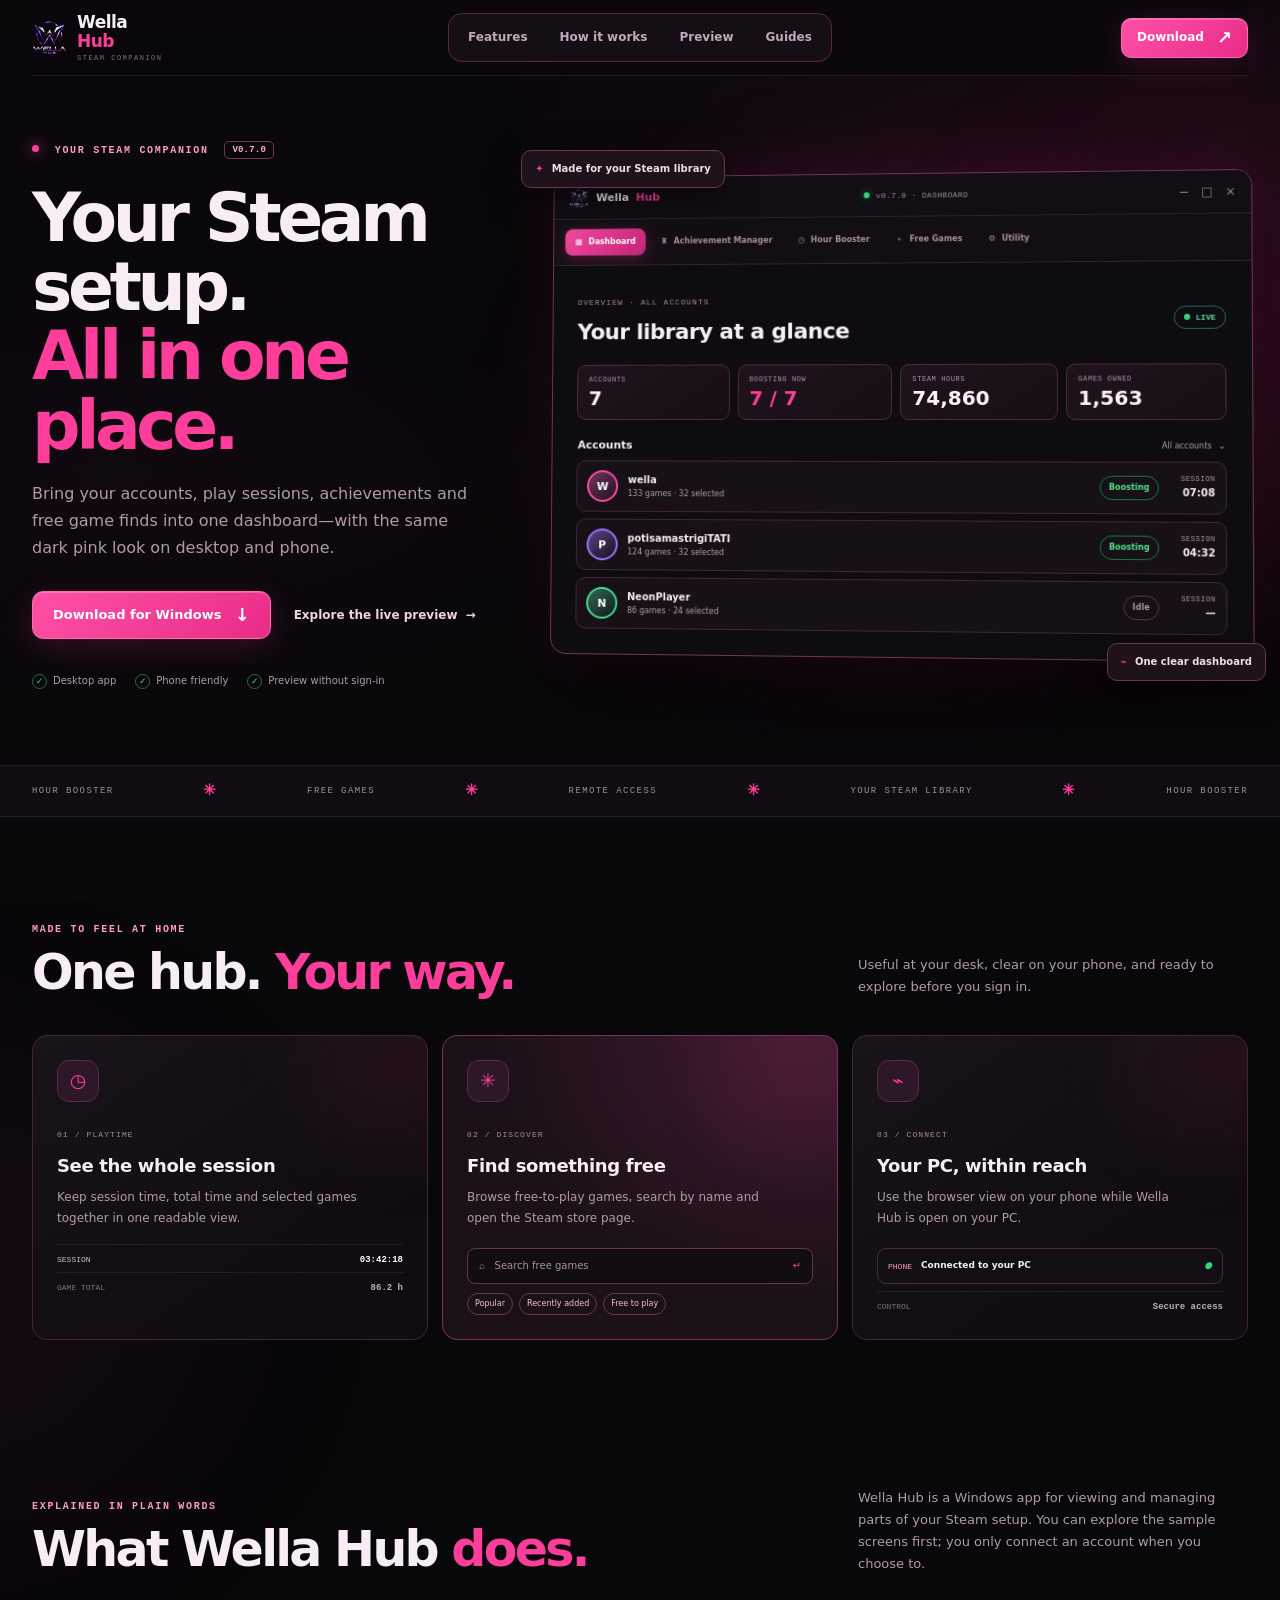
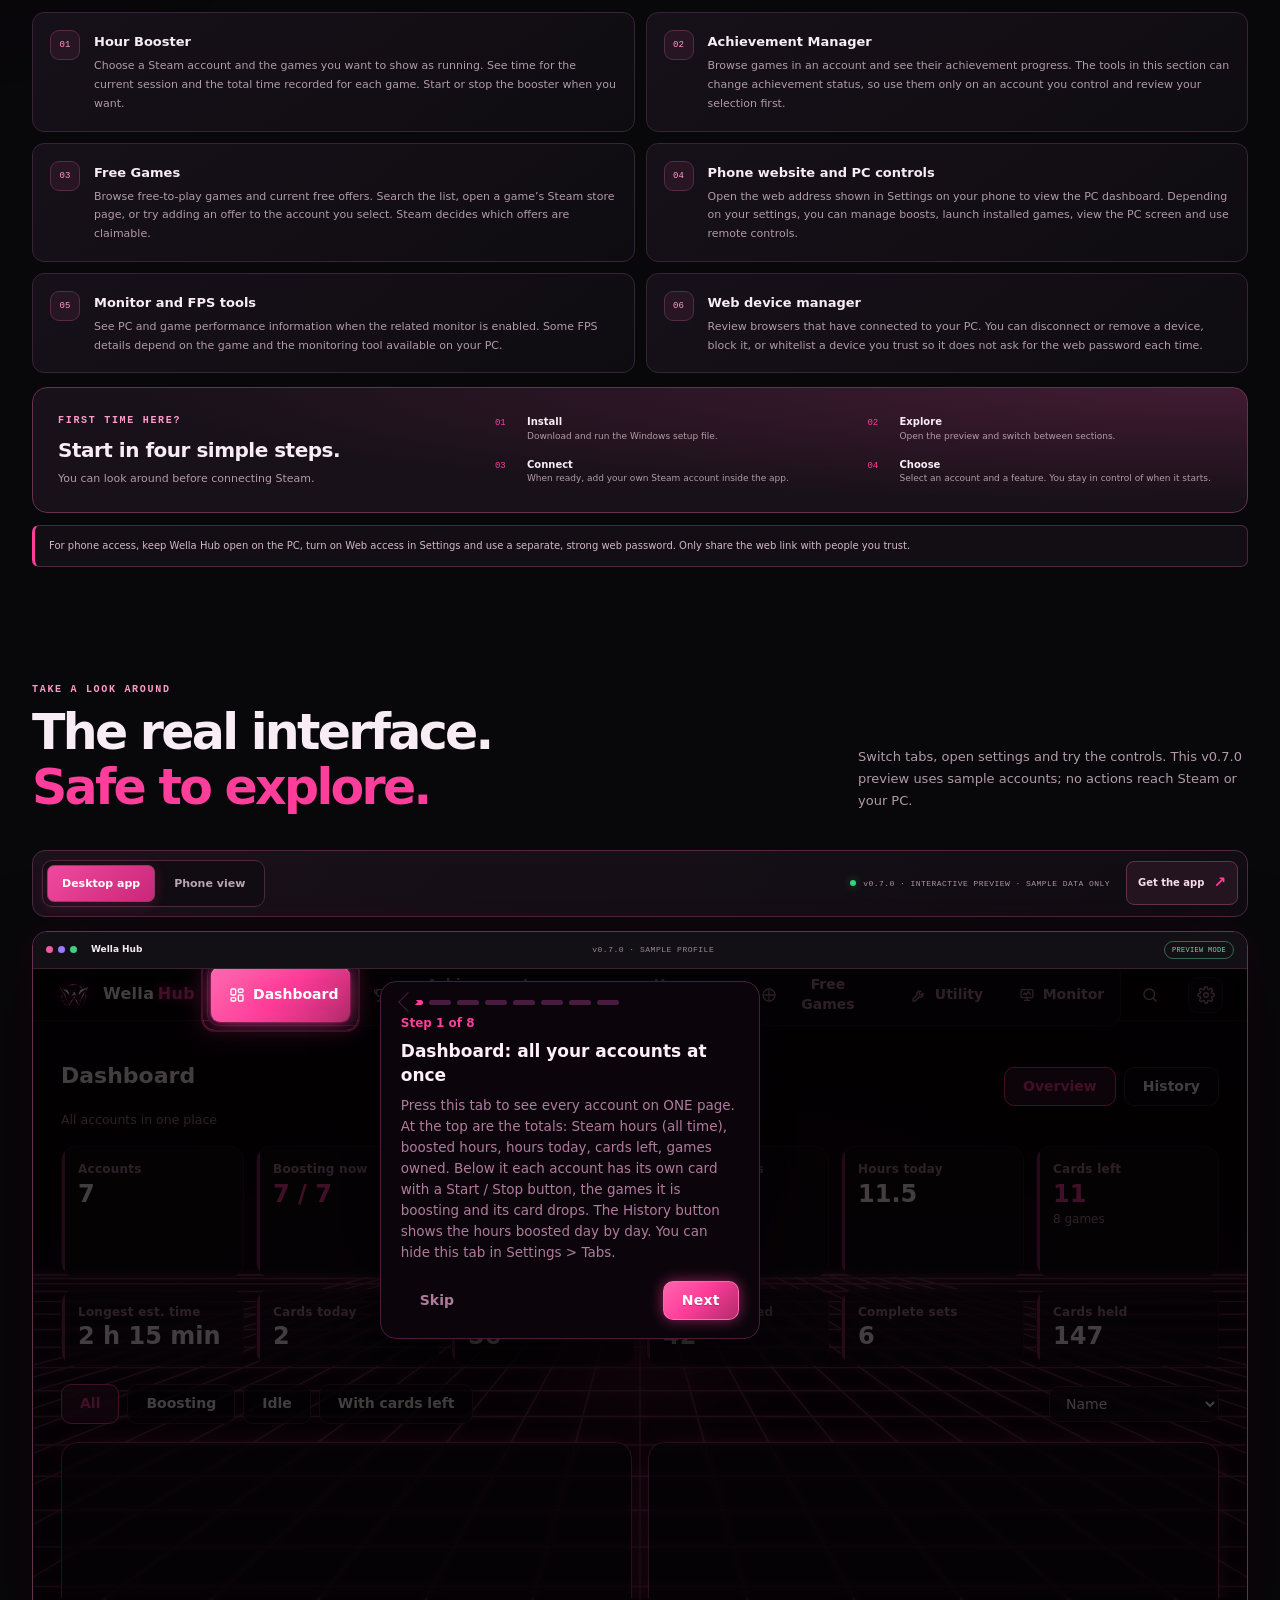
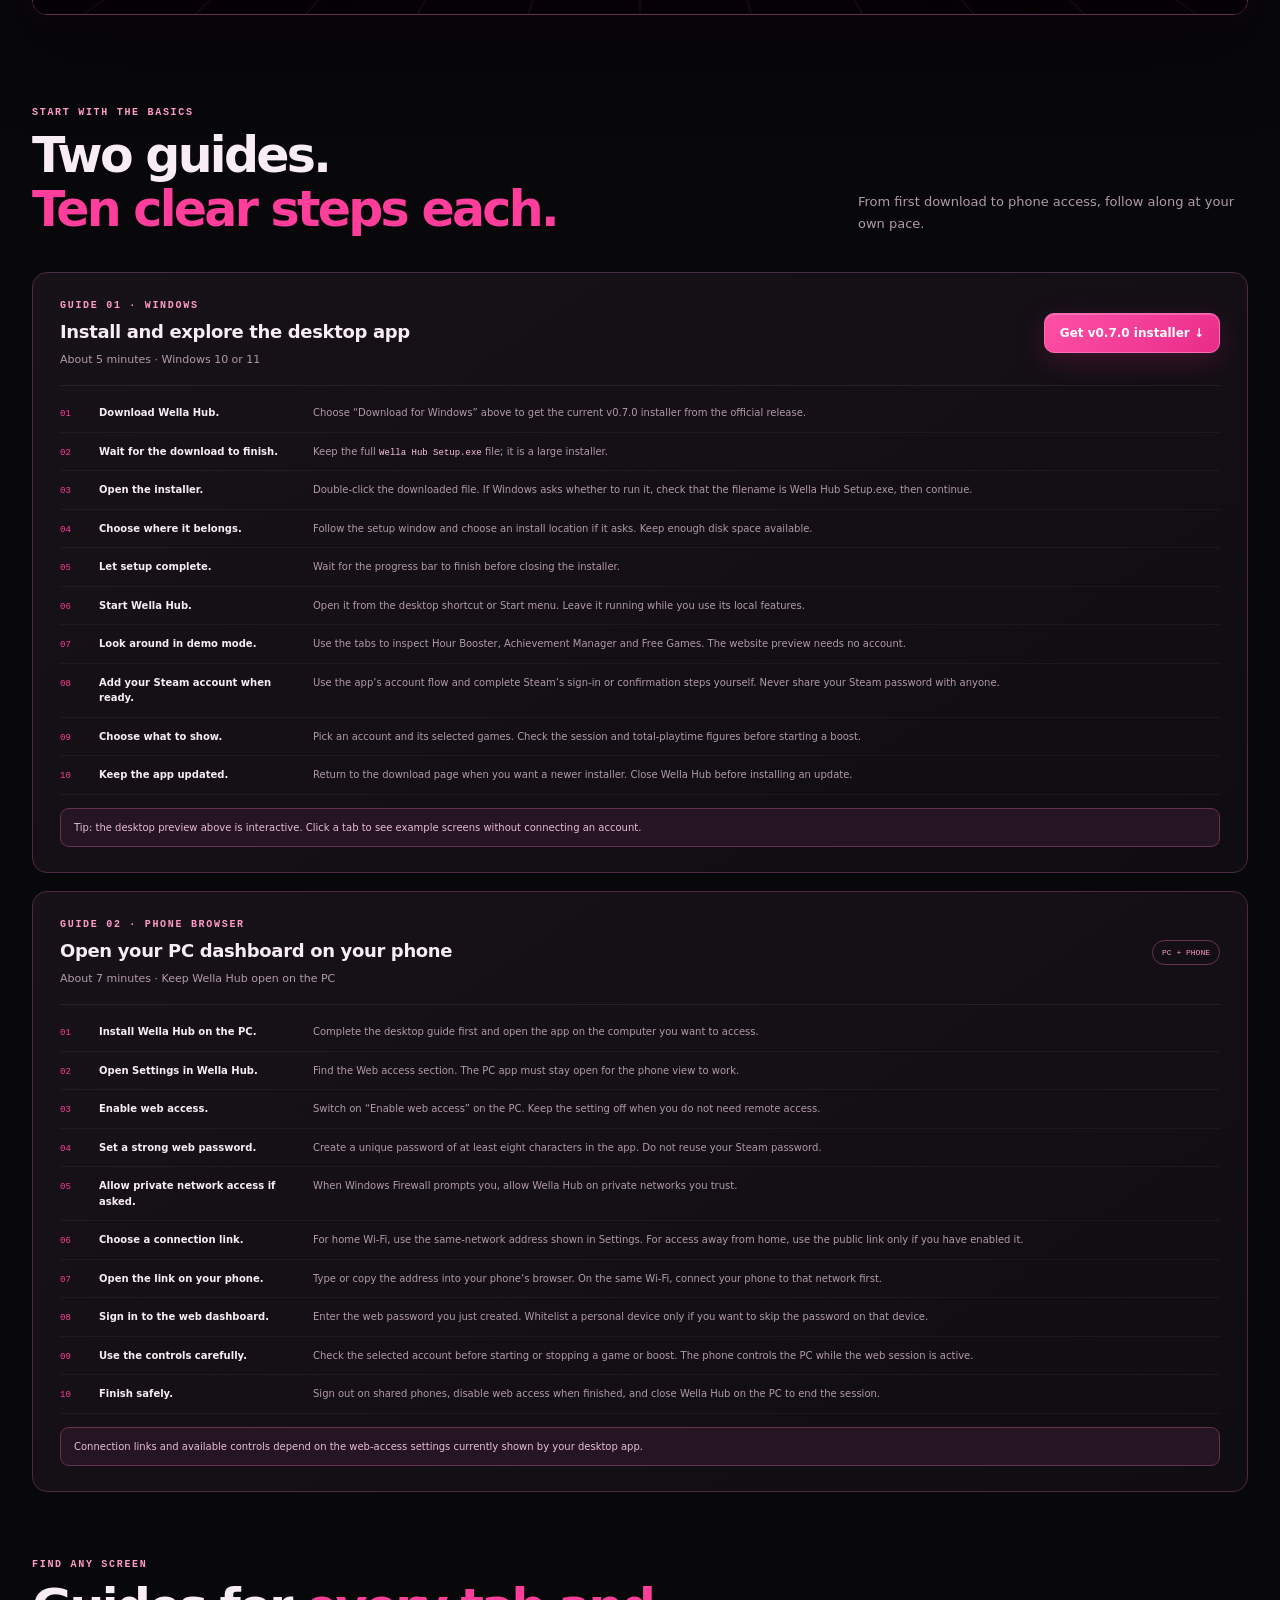
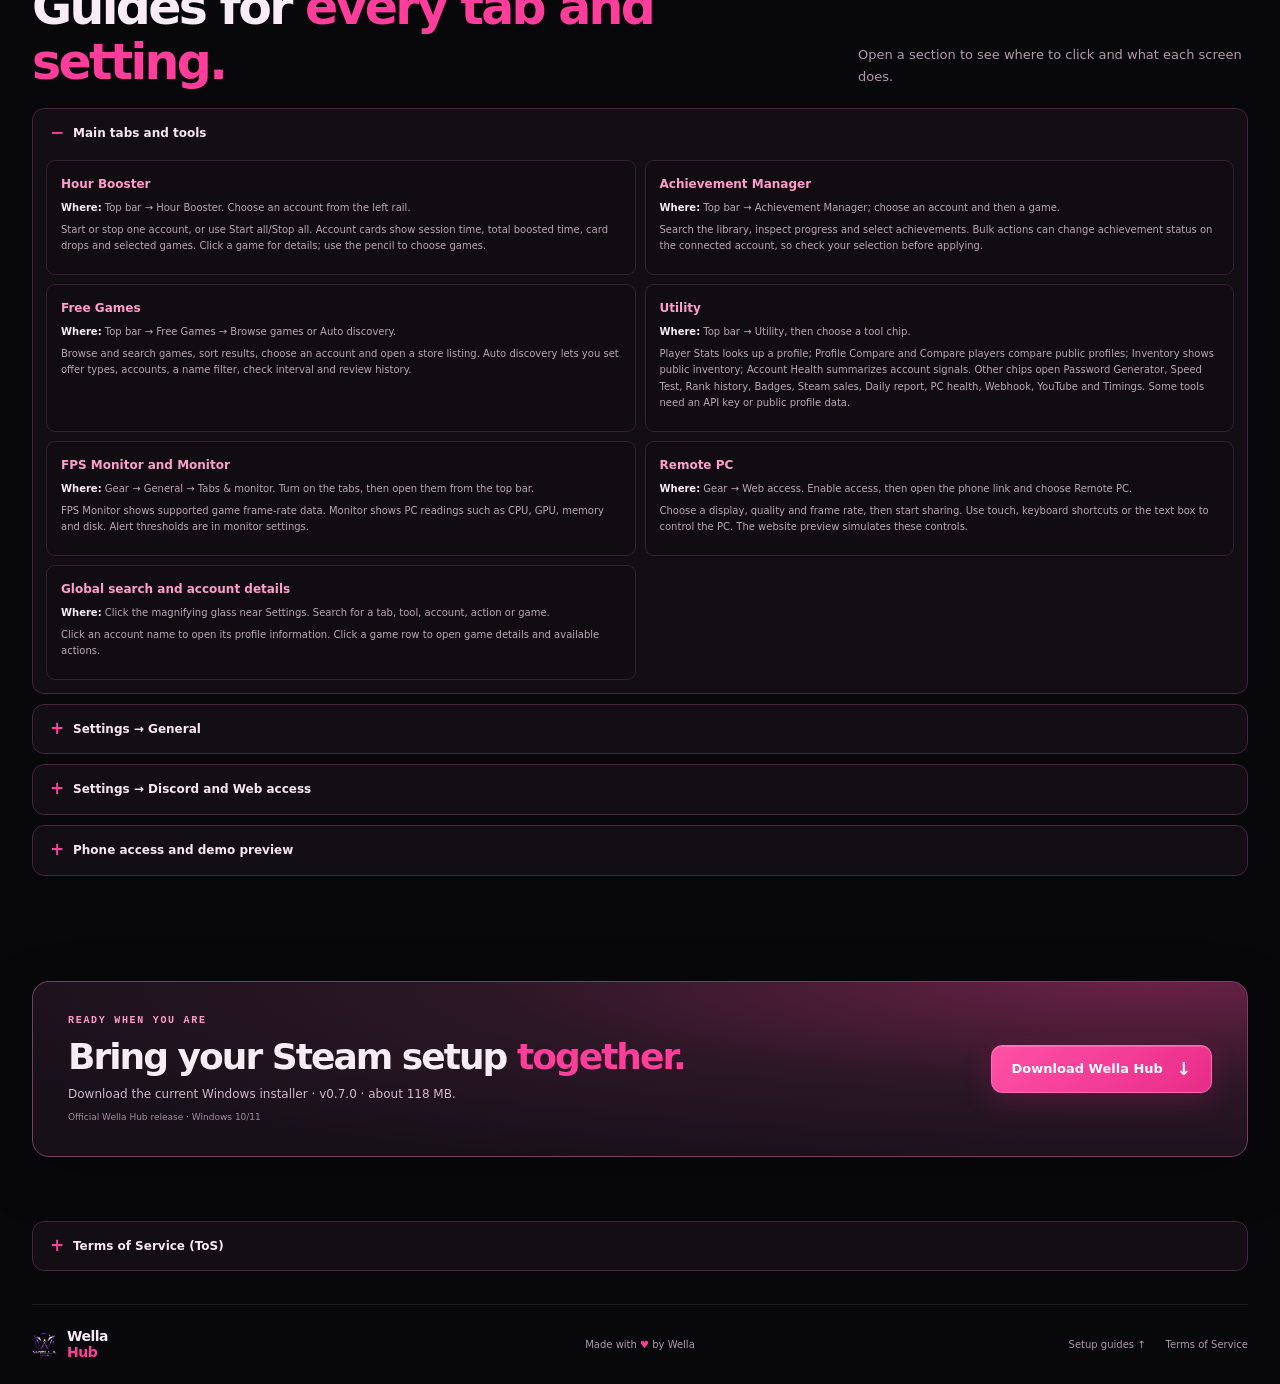
<file: index.html>
<!doctype html>
<html lang="en">
<head>
  <meta charset="utf-8">
  <meta name="viewport" content="width=device-width, initial-scale=1, viewport-fit=cover">
  <meta name="theme-color" content="#08070a">
  <meta name="description" content="Wella Hub brings your Steam accounts, play sessions, achievements and free games into one dark pink dashboard.">
  <meta property="og:title" content="Wella Hub — Your Steam setup, in one place">
  <meta property="og:description" content="Explore the interactive Wella Hub v0.7.2 preview and download the Windows app.">
  <meta property="og:type" content="website">
  <title>Wella Hub v0.7.2 — Your Steam setup, in one place</title>
  <link rel="icon" href="assets/logo.png">
  <link rel="stylesheet" href="site.css">
  <link rel="stylesheet" href="preview-override.css">
</head>
<body>
  <div class="glow glow-a"></div><div class="glow glow-b"></div>
  <header class="topbar wrap">
    <a class="brand" href="#top" aria-label="Wella Hub home"><img src="assets/logo.png" alt=""><span>Wella <b>Hub</b><small>STEAM COMPANION</small></span></a>
    <button class="nav-toggle" type="button" aria-label="Open navigation" aria-expanded="false" aria-controls="site-nav"><span></span><span></span></button>
    <nav id="site-nav" class="site-nav" aria-label="Main navigation"><a href="#features">Features</a><a href="#what-it-does">How it works</a><a href="#preview">Preview</a><a href="#guides">Guides</a></nav>
    <a class="button small" href="https://github.com/wlak47/WellaHub/releases/download/wla/Wella.Hub.v.0.7.2.exe" target="_blank" rel="noopener noreferrer">Download <span>↗</span></a>
  </header>

  <main id="top">
    <section class="hero wrap">
      <div class="hero-copy"><div class="eyebrow"><i></i> YOUR STEAM COMPANION <span class="version-chip">v0.7.0</span></div>
        <h1>Your Steam setup.<br><span>All in one place.</span></h1>
        <p>Bring your accounts, play sessions, achievements and free game finds into one dashboard—with the same dark pink look on desktop and phone.</p>
        <div class="hero-actions"><a class="button" href="https://github.com/wlak47/WellaHub/releases/download/wla/Wella.Hub.v.0.7.2.exe" target="_blank" rel="noopener noreferrer">Download for Windows <span>↓</span></a><a class="textlink" href="#preview">Explore the live preview <span>→</span></a></div>
        <div class="trust"><span><i>✓</i> Desktop app</span><span><i>✓</i> Phone friendly</span><span><i>✓</i> Preview without sign-in</span></div>
      </div>
      <div class="hero-art" aria-label="Wella Hub dashboard preview">
        <div class="hero-window">
          <div class="window-top"><span class="window-brand"><img src="assets/logo.png" alt="">Wella <b>Hub</b></span><span class="window-version"><i></i> v0.7.0 · DASHBOARD</span><span class="window-controls">−　□　×</span></div>
          <div class="window-nav"><span class="active">▦ <b>Dashboard</b></span><span>♜ <b>Achievement Manager</b></span><span>◷ <b>Hour Booster</b></span><span>＋ <b>Free Games</b></span><span>⚙ <b>Utility</b></span></div>
          <div class="mini-main">
            <div class="mini-heading"><div><small>OVERVIEW · ALL ACCOUNTS</small><h3>Your library at a glance</h3></div><span class="live"><i></i> LIVE</span></div>
            <div class="dashboard-stats"><div><small>ACCOUNTS</small><b>7</b></div><div><small>BOOSTING NOW</small><b><i>7 / 7</i></b></div><div><small>STEAM HOURS</small><b>74,860</b></div><div><small>GAMES OWNED</small><b>1,563</b></div></div>
            <div class="mini-section-head"><b>Accounts</b><span>All accounts <i>⌄</i></span></div>
            <div class="mini-account"><span class="mini-avatar av-one">W</span><span class="mini-user"><b>wella</b><small>133 games · 32 selected</small></span><span class="mini-pill">Boosting</span><span class="mini-hours"><small>SESSION</small><b>07:08</b></span></div>
            <div class="mini-account"><span class="mini-avatar av-two">P</span><span class="mini-user"><b>potisamastrigiTATI</b><small>124 games · 32 selected</small></span><span class="mini-pill">Boosting</span><span class="mini-hours"><small>SESSION</small><b>04:32</b></span></div>
            <div class="mini-account"><span class="mini-avatar av-three">N</span><span class="mini-user"><b>NeonPlayer</b><small>86 games · 24 selected</small></span><span class="mini-pill idle">Idle</span><span class="mini-hours"><small>SESSION</small><b>—</b></span></div>
          </div>
        </div>
        <div class="float-tag tag-a"><i>✦</i> Made for your Steam library</div><div class="float-tag tag-b"><i>⌁</i> One clear dashboard</div>
      </div>
    </section>

    <section class="marquee"><div class="wrap marquee-inner"><span>HOUR BOOSTER</span><b>✳</b><span>FREE GAMES</span><b>✳</b><span>REMOTE ACCESS</span><b>✳</b><span>YOUR STEAM LIBRARY</span><b>✳</b><span>HOUR BOOSTER</span></div></section>

    <section class="section wrap" id="features"><div class="section-head"><div><div class="eyebrow">MADE TO FEEL AT HOME</div><h2>One hub. <span>Your way.</span></h2></div><p>Useful at your desk, clear on your phone, and ready to explore before you sign in.</p></div>
      <div class="feature-grid"><article class="feature-card"><div class="feature-icon">◷</div><small>01 / PLAYTIME</small><h3>See the whole session</h3><p>Keep session time, total time and selected games together in one readable view.</p><div class="feature-line"><span>SESSION</span><b>03:42:18</b></div><div class="feature-line muted"><span>GAME TOTAL</span><b>86.2 h</b></div></article>
      <article class="feature-card pink-card"><div class="feature-icon">✳</div><small>02 / DISCOVER</small><h3>Find something free</h3><p>Browse free-to-play games, search by name and open the Steam store page.</p><div class="fake-search">⌕ &nbsp; Search free games <span>↵</span></div><div class="chips"><i>Popular</i><i>Recently added</i><i>Free to play</i></div></article>
      <article class="feature-card"><div class="feature-icon">⌁</div><small>03 / CONNECT</small><h3>Your PC, within reach</h3><p>Use the browser view on your phone while Wella Hub is open on your PC.</p><div class="phone-strip"><span>PHONE</span><b>Connected to your PC</b><i>●</i></div><div class="feature-line muted"><span>CONTROL</span><b>Secure access</b></div></article></div>
    </section>

    <section class="plain-guide section wrap" id="what-it-does"><div class="section-head"><div><div class="eyebrow">EXPLAINED IN PLAIN WORDS</div><h2>What Wella Hub <span>does.</span></h2></div><p>Wella Hub is a Windows app for viewing and managing parts of your Steam setup. You can explore the sample screens first; you only connect an account when you choose to.</p></div>
      <div class="plain-grid"><article><span>01</span><div><h3>Hour Booster</h3><p>Choose a Steam account and the games you want to show as running. See time for the current session and the total time recorded for each game. Start or stop the booster when you want.</p></div></article><article><span>02</span><div><h3>Achievement Manager</h3><p>Browse games in an account and see their achievement progress. The tools in this section can change achievement status, so use them only on an account you control and review your selection first.</p></div></article><article><span>03</span><div><h3>Free Games</h3><p>Browse free-to-play games and current free offers. Search the list, open a game’s Steam store page, or try adding an offer to the account you select. Steam decides which offers are claimable.</p></div></article><article><span>04</span><div><h3>Phone website and PC controls</h3><p>Open the web address shown in Settings on your phone to view the PC dashboard. Depending on your settings, you can manage boosts, launch installed games, view the PC screen and use remote controls.</p></div></article><article><span>05</span><div><h3>Monitor and FPS tools</h3><p>See PC and game performance information when the related monitor is enabled. Some FPS details depend on the game and the monitoring tool available on your PC.</p></div></article><article><span>06</span><div><h3>Web device manager</h3><p>Review browsers that have connected to your PC. You can disconnect or remove a device, block it, or whitelist a device you trust so it does not ask for the web password each time.</p></div></article></div>
      <div class="plain-start"><div><div class="eyebrow">FIRST TIME HERE?</div><h3>Start in four simple steps.</h3><p>You can look around before connecting Steam.</p></div><ol><li><b>Install</b><span>Download and run the Windows setup file.</span></li><li><b>Explore</b><span>Open the preview and switch between sections.</span></li><li><b>Connect</b><span>When ready, add your own Steam account inside the app.</span></li><li><b>Choose</b><span>Select an account and a feature. You stay in control of when it starts.</span></li></ol></div>
      <p class="plain-note">For phone access, keep Wella Hub open on the PC, turn on Web access in Settings and use a separate, strong web password. Only share the web link with people you trust.</p>
    </section>

    <section class="preview-section" id="preview"><div class="wrap"><div class="section-head"><div><div class="eyebrow">TAKE A LOOK AROUND</div><h2>The real interface.<br><span>Safe to explore.</span></h2></div><p>Switch tabs, open settings and try the controls. This v0.7.0 preview uses sample accounts; no actions reach Steam or your PC.</p></div>
      <div class="preview-toolbar"><div class="preview-switch" role="group" aria-label="Preview size"><button class="selected" data-preview="desktop" aria-pressed="true">Desktop app</button><button data-preview="phone" aria-pressed="false">Phone view</button></div><span class="preview-note"><i></i> v0.7.0 · INTERACTIVE PREVIEW · SAMPLE DATA ONLY</span><a class="preview-download" href="https://github.com/wlak47/WellaHub/releases/download/wla/Wella.Hub.v.0.7.2.exe" target="_blank" rel="noopener noreferrer">Get the app <b>↗</b></a></div>
      <div class="preview-layout" id="preview-layout">
        <div class="preview-app-wrap" id="demo"><div class="preview-framebar"><span><i></i><i></i><i></i> <b>Wella Hub</b></span><small>v0.7.0 · SAMPLE PROFILE</small><span class="frame-lock">PREVIEW MODE</span></div><div class="preview-viewport"><iframe id="app-preview" class="app-preview-frame" src="preview-app/index.html?nosplash=1" title="Interactive Wella Hub v0.7.0 desktop preview" loading="lazy" allow="fullscreen"></iframe></div></div>
        <aside class="phone-caption" id="phone-caption" aria-hidden="true"><span class="eyebrow">THE PHONE VIEW</span><h3>Your dashboard,<br><span>wherever you are.</span></h3><p>The same Wella Hub interface adapts to a phone-sized screen. The preview stays safely disconnected from your PC.</p><a class="textlink" href="#guide-phone">Read the phone setup guide <b>→</b></a></aside>
      </div>
    </div></section>

    <section class="guides section wrap" id="guides"><div class="section-head"><div><div class="eyebrow">START WITH THE BASICS</div><h2>Two guides.<br><span>Ten clear steps each.</span></h2></div><p>From first download to phone access, follow along at your own pace.</p></div>
      <article class="guide-card" id="guide-desktop"><div class="guide-title"><div><div class="eyebrow">GUIDE 01 · WINDOWS</div><h3>Install and explore the desktop app</h3><p>About 5 minutes · Windows 10 or 11</p></div><a class="button small" href="https://github.com/wlak47/WellaHub/releases/download/wla/Wella.Hub.v.0.7.2.exe" target="_blank" rel="noopener noreferrer">Get v0.7.0 installer ↓</a></div><ol>
        <li><b>Download Wella Hub.</b><span>Choose “Download for Windows” above to get the current v0.7.0 installer from the official release.</span></li>
        <li><b>Wait for the download to finish.</b><span>Keep the full <code>Wella Hub Setup.exe</code> file; it is a large installer.</span></li>
        <li><b>Open the installer.</b><span>Double-click the downloaded file. If Windows asks whether to run it, check that the filename is Wella Hub Setup.exe, then continue.</span></li>
        <li><b>Choose where it belongs.</b><span>Follow the setup window and choose an install location if it asks. Keep enough disk space available.</span></li>
        <li><b>Let setup complete.</b><span>Wait for the progress bar to finish before closing the installer.</span></li>
        <li><b>Start Wella Hub.</b><span>Open it from the desktop shortcut or Start menu. Leave it running while you use its local features.</span></li>
        <li><b>Look around in demo mode.</b><span>Use the tabs to inspect Hour Booster, Achievement Manager and Free Games. The website preview needs no account.</span></li>
        <li><b>Add your Steam account when ready.</b><span>Use the app’s account flow and complete Steam’s sign-in or confirmation steps yourself. Never share your Steam password with anyone.</span></li>
        <li><b>Choose what to show.</b><span>Pick an account and its selected games. Check the session and total-playtime figures before starting a boost.</span></li>
        <li><b>Keep the app updated.</b><span>Return to the download page when you want a newer installer. Close Wella Hub before installing an update.</span></li>
      </ol><div class="guide-note">Tip: the desktop preview above is interactive. Click a tab to see example screens without connecting an account.</div></article>

      <article class="guide-card phone-guide" id="guide-phone"><div class="guide-title"><div><div class="eyebrow">GUIDE 02 · PHONE BROWSER</div><h3>Open your PC dashboard on your phone</h3><p>About 7 minutes · Keep Wella Hub open on the PC</p></div><span class="guide-badge">PC + PHONE</span></div><ol>
        <li><b>Install Wella Hub on the PC.</b><span>Complete the desktop guide first and open the app on the computer you want to access.</span></li>
        <li><b>Open Settings in Wella Hub.</b><span>Find the Web access section. The PC app must stay open for the phone view to work.</span></li>
        <li><b>Enable web access.</b><span>Switch on “Enable web access” on the PC. Keep the setting off when you do not need remote access.</span></li>
        <li><b>Set a strong web password.</b><span>Create a unique password of at least eight characters in the app. Do not reuse your Steam password.</span></li>
        <li><b>Allow private network access if asked.</b><span>When Windows Firewall prompts you, allow Wella Hub on private networks you trust.</span></li>
        <li><b>Choose a connection link.</b><span>For home Wi-Fi, use the same-network address shown in Settings. For access away from home, use the public link only if you have enabled it.</span></li>
        <li><b>Open the link on your phone.</b><span>Type or copy the address into your phone’s browser. On the same Wi-Fi, connect your phone to that network first.</span></li>
        <li><b>Sign in to the web dashboard.</b><span>Enter the web password you just created. Whitelist a personal device only if you want to skip the password on that device.</span></li>
        <li><b>Use the controls carefully.</b><span>Check the selected account before starting or stopping a game or boost. The phone controls the PC while the web session is active.</span></li>
        <li><b>Finish safely.</b><span>Sign out on shared phones, disable web access when finished, and close Wella Hub on the PC to end the session.</span></li>
      </ol><div class="guide-note">Connection links and available controls depend on the web-access settings currently shown by your desktop app.</div></article>
      <div class="all-guides" id="all-guides">
        <div class="section-head"><div><div class="eyebrow">FIND ANY SCREEN</div><h2>Guides for <span>every tab and setting.</span></h2></div><p>Open a section to see where to click and what each screen does.</p></div>
        <details open><summary>Main tabs and tools</summary><div class="guide-directory">
          <article><h3>Hour Booster</h3><p><b>Where:</b> Top bar → Hour Booster. Choose an account from the left rail.</p><p>Start or stop one account, or use Start all/Stop all. Account cards show session time, total boosted time, card drops and selected games. Click a game for details; use the pencil to choose games.</p></article>
          <article><h3>Achievement Manager</h3><p><b>Where:</b> Top bar → Achievement Manager; choose an account and then a game.</p><p>Search the library, inspect progress and select achievements. Bulk actions can change achievement status on the connected account, so check your selection before applying.</p></article>
          <article><h3>Free Games</h3><p><b>Where:</b> Top bar → Free Games → Browse games or Auto discovery.</p><p>Browse and search games, sort results, choose an account and open a store listing. Auto discovery lets you set offer types, accounts, a name filter, check interval and review history.</p></article>
          <article><h3>Utility</h3><p><b>Where:</b> Top bar → Utility, then choose a tool chip.</p><p>Player Stats looks up a profile; Profile Compare and Compare players compare public profiles; Inventory shows public inventory; Account Health summarizes account signals. Other chips open Password Generator, Speed Test, Rank history, Badges, Steam sales, Daily report, PC health, Webhook, YouTube and Timings. Some tools need an API key or public profile data.</p></article>
          <article><h3>FPS Monitor and Monitor</h3><p><b>Where:</b> Gear → General → Tabs &amp; monitor. Turn on the tabs, then open them from the top bar.</p><p>FPS Monitor shows supported game frame-rate data. Monitor shows PC readings such as CPU, GPU, memory and disk. Alert thresholds are in monitor settings.</p></article>
          <article><h3>Remote PC</h3><p><b>Where:</b> Gear → Web access. Enable access, then open the phone link and choose Remote PC.</p><p>Choose a display, quality and frame rate, then start sharing. Use touch, keyboard shortcuts or the text box to control the PC. The website preview simulates these controls.</p></article>
          <article><h3>Global search and account details</h3><p><b>Where:</b> Click the magnifying glass near Settings. Search for a tab, tool, account, action or game.</p><p>Click an account name to open its profile information. Click a game row to open game details and available actions.</p></article>
        </div></details>
        <details><summary>Settings → General</summary><div class="guide-directory">
          <article><h3>Appearance</h3><p><b>Where:</b> Gear → General → Appearance.</p><p>Choose language, theme, accent colour, font, text size, corner style and theme presets. The interface language applies to available translated labels.</p></article>
          <article><h3>Background</h3><p><b>Where:</b> Gear → General → Background.</p><p>Choose a built-in background or upload one. Adjust blur, visibility, darkness, saturation, colour shift, zoom, fit, position and movement. Reset sliders to restore defaults.</p></article>
          <article><h3>Buttons</h3><p><b>Where:</b> Gear → General → Buttons.</p><p>Set colours for primary, Start and Stop buttons with presets, the colour picker or a hex value. Reset to default colours any time.</p></article>
          <article><h3>Notifications</h3><p><b>Where:</b> Gear → General → Notifications.</p><p>Choose the notification shape, preview it, enable desktop notifications and sound, adjust volume, choose event alerts, and try Test notification/Test alert.</p></article>
          <article><h3>Tabs &amp; monitor</h3><p><b>Where:</b> Gear → General → Tabs &amp; monitor.</p><p>Show or hide FPS Monitor, Monitor, Utility and Free Games in the top navigation.</p></article>
          <article><h3>Startup</h3><p><b>Where:</b> Gear → General → Startup.</p><p>Choose whether the app starts with Windows, Hour Booster starts automatically, and Free Games discovery starts automatically.</p></article>
          <article><h3>Mini widget</h3><p><b>Where:</b> Gear → General → Mini widget.</p><p>Enable the compact widget and adjust its size, opacity, position and accent. Close it from its own controls.</p></article>
          <article><h3>API keys</h3><p><b>Where:</b> Gear → General → API keys.</p><p>Add or remove optional Steam, FACEIT or Leetify keys for tools that use them. Keep keys private; the website demo does not save or send keys.</p></article>
        </div></details>
        <details><summary>Settings → Discord and Web access</summary><div class="guide-directory">
          <article><h3>Discord Rich Presence</h3><p><b>Where:</b> Gear → Discord.</p><p>Enable Rich Presence, set the Discord Application ID and display name, edit the two status lines, preview them and choose whether total hours are added automatically. Auto setup fills the basic fields.</p></article>
          <article><h3>Web access</h3><p><b>Where:</b> Gear → Web access.</p><p>Enable the web service, set its password and port, and copy a same-network address for your phone. The optional public link can be managed here when available.</p></article>
          <article><h3>Connected devices</h3><p><b>Where:</b> Gear → Web access → Web Device Manager.</p><p>Refresh the device list, whitelist or unwhitelist a device, block or unblock it, disconnect its session, or remove its record.</p></article>
        </div></details>
        <details><summary>Phone access and demo preview</summary><div class="guide-directory">
          <article><h3>Open the phone website</h3><p><b>Where:</b> PC app → Gear → Web access; phone browser → copied address.</p><p>Keep the PC app open, sign in with the web password and use the navigation available to that session. Settings and account menus stay available from their icons.</p></article>
          <article><h3>Preview mode</h3><p><b>Where:</b> Preview → Desktop app or Phone website.</p><p>The preview uses sample accounts. Its buttons do not start a real boost, launch games, change achievements, claim offers, share your screen or control your PC. Browser alert boxes are replaced with small in-app preview messages.</p></article>
        </div></details>
      </div>
    </section>

    <section class="download-band wrap" id="download"><div><div class="eyebrow">READY WHEN YOU ARE</div><h2>Bring your Steam setup <span>together.</span></h2><p>Download the current Windows installer · v0.7.0 · about 118 MB.</p><small>Official Wella Hub release · Windows 10/11</small></div><a class="button" href="https://github.com/wlak47/WellaHub/releases/download/wla/Wella.Hub.v.0.7.2.exe" target="_blank" rel="noopener noreferrer">Download Wella Hub <span>↓</span></a></section>
  </main>
  <section class="tos wrap" id="terms"><details><summary>Terms of Service (ToS)</summary><div><p>Wella Hub is provided as-is for personal use. You are responsible for the accounts you connect and the actions you choose. Follow Steam’s terms and the rules of any service you use.</p><p>The website preview uses fictional sample data. Its buttons do not control your computer or contact Steam. Features in the installed app may read or change data only after you choose to connect and use them.</p><p>Keep passwords, API keys and remote-access links private. Use remote access only on devices and networks you trust. You can disable web access in the app’s Settings.</p><p>Availability and results can depend on Steam, third-party services, network access and your settings. The app and site may change as they are updated.</p><p>By downloading or using Wella Hub, you agree to use it lawfully and accept these terms. If you do not agree, do not use the app.</p></div></details></section>
  <footer class="wrap footer"><a class="brand" href="#top"><img src="assets/logo.png" alt=""><span>Wella <b>Hub</b></span></a><span>Made with <b>♥</b> by Wella</span><div><a href="#guides">Setup guides ↑</a><a href="#terms">Terms of Service</a></div></footer>
  <script src="site.js"></script>
</body>
</html>
</file>
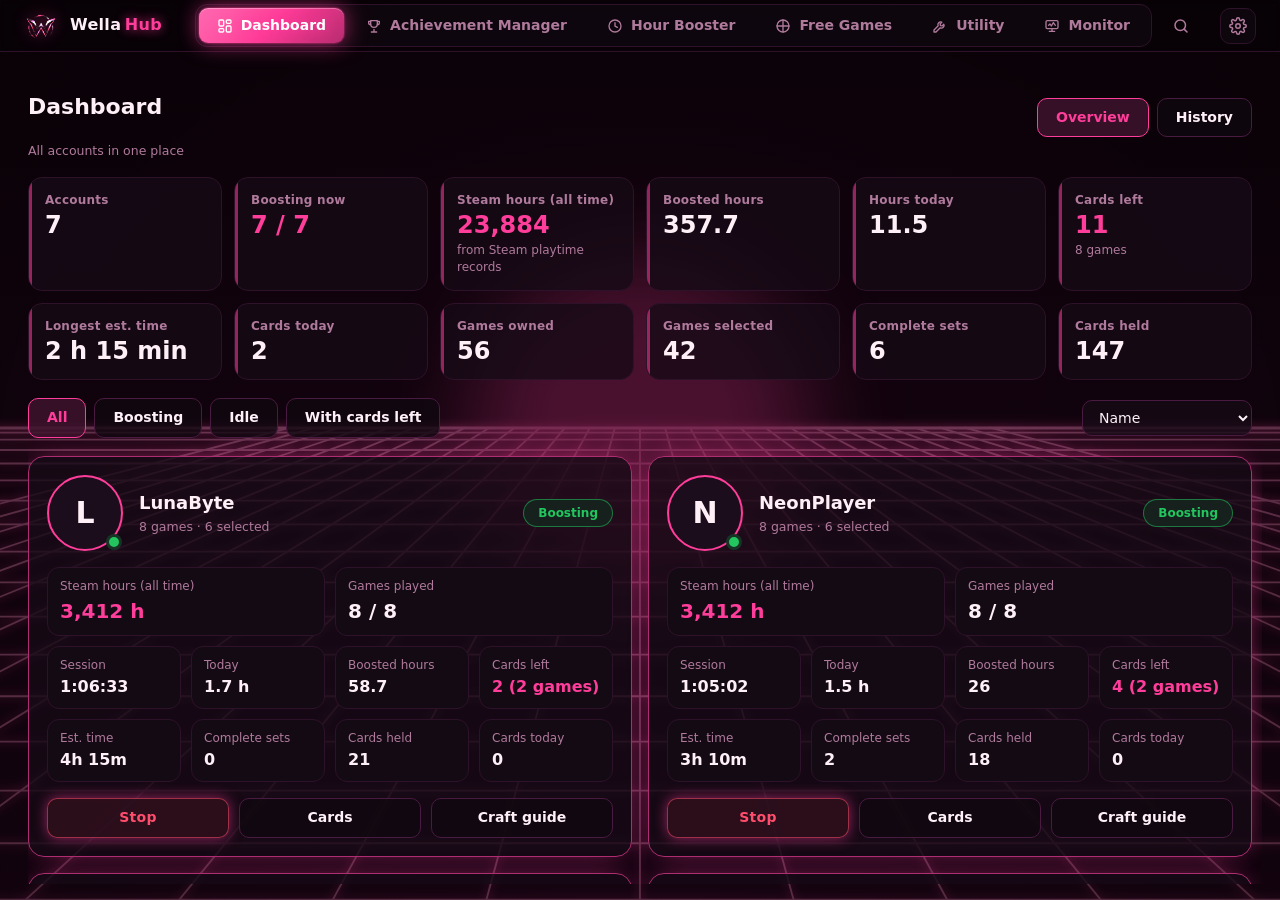
<file: preview-app/index.html>
<!doctype html>
<html lang="en">
<head>
<meta charset="utf-8">
<meta name="viewport" content="width=device-width,initial-scale=1,viewport-fit=cover">
<meta name="theme-color" content="#050505">
<meta name="mobile-web-app-capable" content="yes">
<meta name="apple-mobile-web-app-capable" content="yes">
<meta name="apple-mobile-web-app-title" content="Wella Hub">
<link rel="apple-touch-icon" href="assets/emblem.png">
<meta http-equiv="Content-Security-Policy" content="default-src 'self'; img-src 'self' https: data:; style-src 'self' 'unsafe-inline'; script-src 'self'">
<title>Wella Hub v0.7.0</title>
<link rel="stylesheet" href="style.css">
<script src="theme.js"></script>
<script src="bg.js"></script>
<script src="i18n.js"></script>
</head>
<body class="boot">

<!-- opening animation: clock dial + logo + title + loading bar -->
<div id="splash" class="splash">
  <div class="sp-stage">
    <div class="sp-dial"></div>
    <div class="sp-sweep"></div>
    <div class="sp-hand"></div><div class="sp-hand sm"></div><i class="sp-pin"></i>
    <img class="sp-emblem logoimg" src="assets/emblem.png" alt="" draggable="false">
  </div>
  <div class="sp-title" aria-label="Wella Hub">
    <span style="--n:0">W</span><span style="--n:1">E</span><span style="--n:2">L</span><span style="--n:3">L</span><span style="--n:4">A</span><span class="gap"></span><span class="hub" style="--n:6">H</span><span class="hub" style="--n:7">U</span><span class="hub" style="--n:8">B</span>
  </div>
  <div class="sp-load">
    <div class="sp-row">
      <svg class="sp-clock" width="20" height="20" viewBox="0 0 24 24" fill="none" stroke="currentColor" stroke-width="2" stroke-linecap="round"><circle cx="12" cy="12" r="9"/><path class="hm" d="M12 12V5.5"/><path class="hh" d="M12 12l3.5 2"/></svg>
      <span id="spText">Starting…</span>
      <b id="spPct">0%</b>
    </div>
    <div class="sp-bar"><i id="spBar"></i></div>
  </div>
  <div class="sp-ver">v0.7.0</div>
  <button id="spSkip" class="btn red sp-skip">Skip</button>
</div>

<header class="top">
  <img class="logo logoimg" src="assets/emblem-s.png" alt="" draggable="false">
  <span class="brand">Wella<b>Hub</b></span>
  <div class="tabs">
    <span class="ind"></span>
    <button class="tab" id="tabDash" data-tab="dash"><svg width="16" height="16" viewBox="0 0 24 24" fill="none" stroke="currentColor" stroke-width="2" stroke-linecap="round" stroke-linejoin="round"><rect x="3" y="3" width="7" height="9" rx="1.5"/><rect x="14" y="3" width="7" height="5" rx="1.5"/><rect x="14" y="12" width="7" height="9" rx="1.5"/><rect x="3" y="16" width="7" height="5" rx="1.5"/></svg>Dashboard</button>
    <button class="tab hidden" id="tabDevices" data-tab="devices">DeviceManager</button>
    <button class="tab" id="tabAch" data-tab="ach"><svg width="16" height="16" viewBox="0 0 24 24" fill="none" stroke="currentColor" stroke-width="2" stroke-linecap="round" stroke-linejoin="round"><path d="M8 21h8M12 17v4M7 4h10v5a5 5 0 0 1-10 0V4z"/><path d="M17 5h3v2a3 3 0 0 1-3 3M7 5H4v2a3 3 0 0 0 3 3"/></svg>Achievement Manager</button>
    <button class="tab active" data-tab="boost"><svg width="16" height="16" viewBox="0 0 24 24" fill="none" stroke="currentColor" stroke-width="2" stroke-linecap="round"><circle cx="12" cy="12" r="9"/><path d="M12 7v5l3.5 2"/></svg>Hour Booster</button>
    <button class="tab" id="tabFree" data-tab="free"><svg width="16" height="16" viewBox="0 0 24 24" fill="none" stroke="currentColor" stroke-width="2" stroke-linecap="round" stroke-linejoin="round"><path d="M12 3v18M3 12h18"/><circle cx="12" cy="12" r="9"/></svg>Free Games</button>
    <button class="tab" id="tabUtil" data-tab="util"><svg width="16" height="16" viewBox="0 0 24 24" fill="none" stroke="currentColor" stroke-width="2" stroke-linecap="round" stroke-linejoin="round"><path d="M14.7 6.3a4 4 0 0 0-5.4 5.4L3 18v3h3l6.3-6.3a4 4 0 0 0 5.4-5.4l-2.6 2.6-2.4-.6-.6-2.4z"/></svg>Utility</button>
    <button class="tab" id="tabFriends" data-tab="friends">Manage Friends</button>
    <button class="tab hidden" id="tabFps" data-tab="fps"><svg width="16" height="16" viewBox="0 0 24 24" fill="none" stroke="currentColor" stroke-width="2" stroke-linecap="round" stroke-linejoin="round"><path d="M3 17l5-6 4 4 4-8 5 6"/><path d="M3 21h18"/></svg>FPS Monitor</button>
    <button class="tab hidden" id="tabPc" data-tab="pcmon"><svg width="16" height="16" viewBox="0 0 24 24" fill="none" stroke="currentColor" stroke-width="2" stroke-linecap="round" stroke-linejoin="round"><rect x="3" y="4" width="18" height="12" rx="2"/><path d="M8 20h8M12 16v4M7 11l2-2 2 3 3-5 3 4"/></svg>Monitor</button>
    <button class="tab hidden" id="tabTaskManager" data-tab="taskmgr">Task Manager</button>
    <button class="tab hidden" id="tabExecScanner" data-tab="execscan">Executable Scanner</button>
    <button class="tab hidden" id="tabRemote" data-tab="remote">Remote PC</button>
  </div>
  <button class="gear" id="gear" title="Settings"><svg width="18" height="18" viewBox="0 0 24 24" fill="none" stroke="currentColor" stroke-width="2" stroke-linecap="round" stroke-linejoin="round"><circle cx="12" cy="12" r="3"/><path d="M19.4 15a1.7 1.7 0 0 0 .3 1.8l.1.1a2 2 0 1 1-2.8 2.8l-.1-.1a1.7 1.7 0 0 0-1.8-.3 1.7 1.7 0 0 0-1 1.5V21a2 2 0 1 1-4 0v-.1a1.7 1.7 0 0 0-1.1-1.5 1.7 1.7 0 0 0-1.8.3l-.1.1a2 2 0 1 1-2.8-2.8l.1-.1a1.7 1.7 0 0 0 .3-1.8 1.7 1.7 0 0 0-1.5-1H3a2 2 0 1 1 0-4h.1a1.7 1.7 0 0 0 1.5-1.1 1.7 1.7 0 0 0-.3-1.8l-.1-.1a2 2 0 1 1 2.8-2.8l.1.1a1.7 1.7 0 0 0 1.8.3H9a1.7 1.7 0 0 0 1-1.5V3a2 2 0 1 1 4 0v.1a1.7 1.7 0 0 0 1 1.5 1.7 1.7 0 0 0 1.8-.3l.1-.1a2 2 0 1 1 2.8 2.8l-.1.1a1.7 1.7 0 0 0-.3 1.8V9a1.7 1.7 0 0 0 1.5 1H21a2 2 0 1 1 0 4h-.1a1.7 1.7 0 0 0-1.5 1z"/></svg></button>
  <i class="beam" id="beam"></i>
</header>
<div class="shell" id="viewBoost">
  <nav id="side" class="side"></nav>
  <main class="main">
    <div class="head">
      <h1 id="title"></h1>
      <div class="head-actions">
        <button class="btn ghost sm" id="rotationToggle" title="Rotate through owned games every 10 minutes">Rotate games: Off</button>
        <button class="btn start sm" id="startAll">Start all</button>
        <button class="btn stop sm" id="stopAll">Stop all</button>
      </div>
    </div>
    <div id="cards"></div>
  </main>
</div>
<div class="shell hidden" id="viewDash"><main class="main pcmain dashmain" id="dashMain"></main></div>
<div class="shell hidden" id="viewDevices"><main class="main pcmain" id="devicesMain"></main></div>
<div class="shell hidden" id="viewAch">
  <aside class="gside">
    <div id="aProf" class="aprof"></div>
    <select id="aAcc" class="in"></select>
    <input id="gSearch" class="in" placeholder="Search games">
    <div class="gtools">
      <button class="btn ghost" id="gAll">Select all</button>
      <button class="btn text" id="gNone">None</button>
    </div>
    <button class="btn ghost" id="gMissing" title="Reads every game (nothing is started or changed) and ticks only the games where you still miss achievements">Select games with missing achievements</button>
    <button class="btn ghost hidden" id="gResume" title="Continues the search with the games that were not read yet and the ones that failed">Resume search</button>
    <button class="btn stop" id="gStopAll" title="Stops the current Achievement Manager action and saves unfinished games">Stop all</button>
    <small class="fnote" id="gFind"></small>
    <div class="gtools gbulktools">
      <button class="btn red" id="gUnlock" disabled>Unlock selected</button>
      <button class="btn ghost" id="gLock" disabled>Lock selected</button>
    </div>
    <button class="mnote" id="aMethod" title="Click to check again"></button>
    <div id="gList" class="glist"></div>
  </aside>
  <section class="amain" id="aMain"><div class="empty">Pick a game on the left.</div></section>
</div>
<div class="shell hidden" id="viewUtil">
  <main class="main"><div class="utilpage" id="utilBody"></div></main>
</div>
<div class="shell hidden" id="viewFriends"><main class="main pcmain" id="friendsMain"></main></div>
<div class="shell hidden" id="viewFree"><main class="main pcmain free-main" id="freeMain"></main></div>
<div class="shell hidden" id="viewPc">
  <main class="main pcmain" id="pcMain"><div class="empty">Monitor is off. Turn it on in Settings &gt; General.</div></main>
</div>
<div class="shell hidden" id="viewFps">
  <main class="main pcmain" id="fpsMain"><div class="empty">FPS Monitor is off. Turn it on in Settings &gt; General.</div></main>
</div>
<div class="shell hidden" id="viewTaskManager"><main class="main pcmain" id="taskManagerMain"></main></div>
<div class="shell hidden" id="viewExecScanner"><main class="main pcmain" id="execScannerMain"></main></div>
<div class="shell hidden" id="viewRemote"><main class="main pcmain" id="remoteMain"></main></div>
<footer class="foot">
  <div class="fl">
    <a class="gl" href="https://guns.lol/we7g" target="_blank" rel="noopener noreferrer" title="guns.lol/we7g">guns.lol</a>
    <span class="clk" id="clk" title="Local time">--:--:--</span>
    <span id="fCount"></span><span id="fVer"></span></div>
  <div class="fr">
    <span id="fStatus" class="pill off"><i class="pd"></i><b>Offline</b></span>
    <span class="made">Made with <i class="heart">♥</i> by Wella</span>
  </div>
</footer>
<div id="modal" class="overlay hidden"></div>
<div id="toast" class="toast hidden" role="status" aria-live="polite"></div>
<script src="mock-api.js"></script>
<script src="boot.js"></script>
<script src="app.js"></script>
<script src="tools.js"></script>
<script src="dcbots.js"></script>
<script src="pcmon.js"></script>
<script src="exec-scanner.js"></script>
<script src="remote-pc.js"></script>
<script src="devices.js"></script>
<script src="friends.js"></script>
<script src="free.js"></script>
<script src="extras.js"></script>
</body>
</html>
</file>
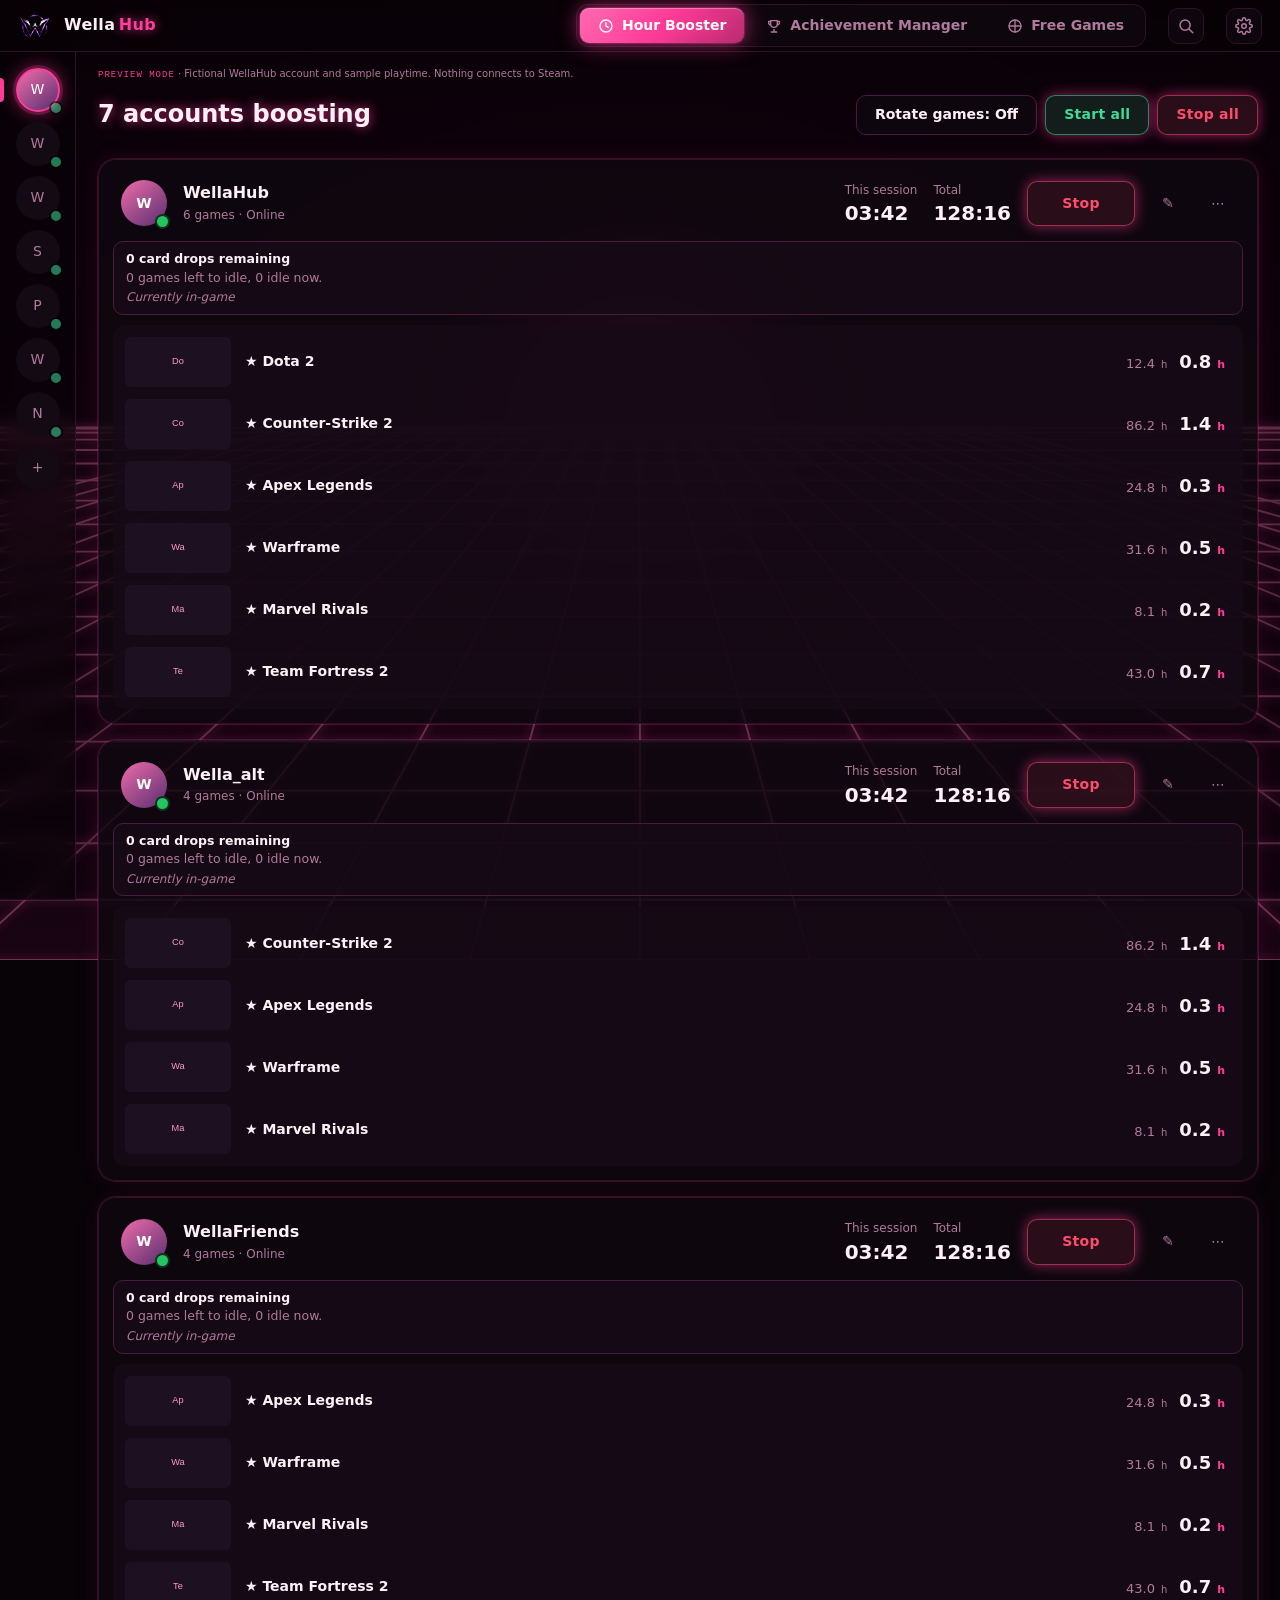
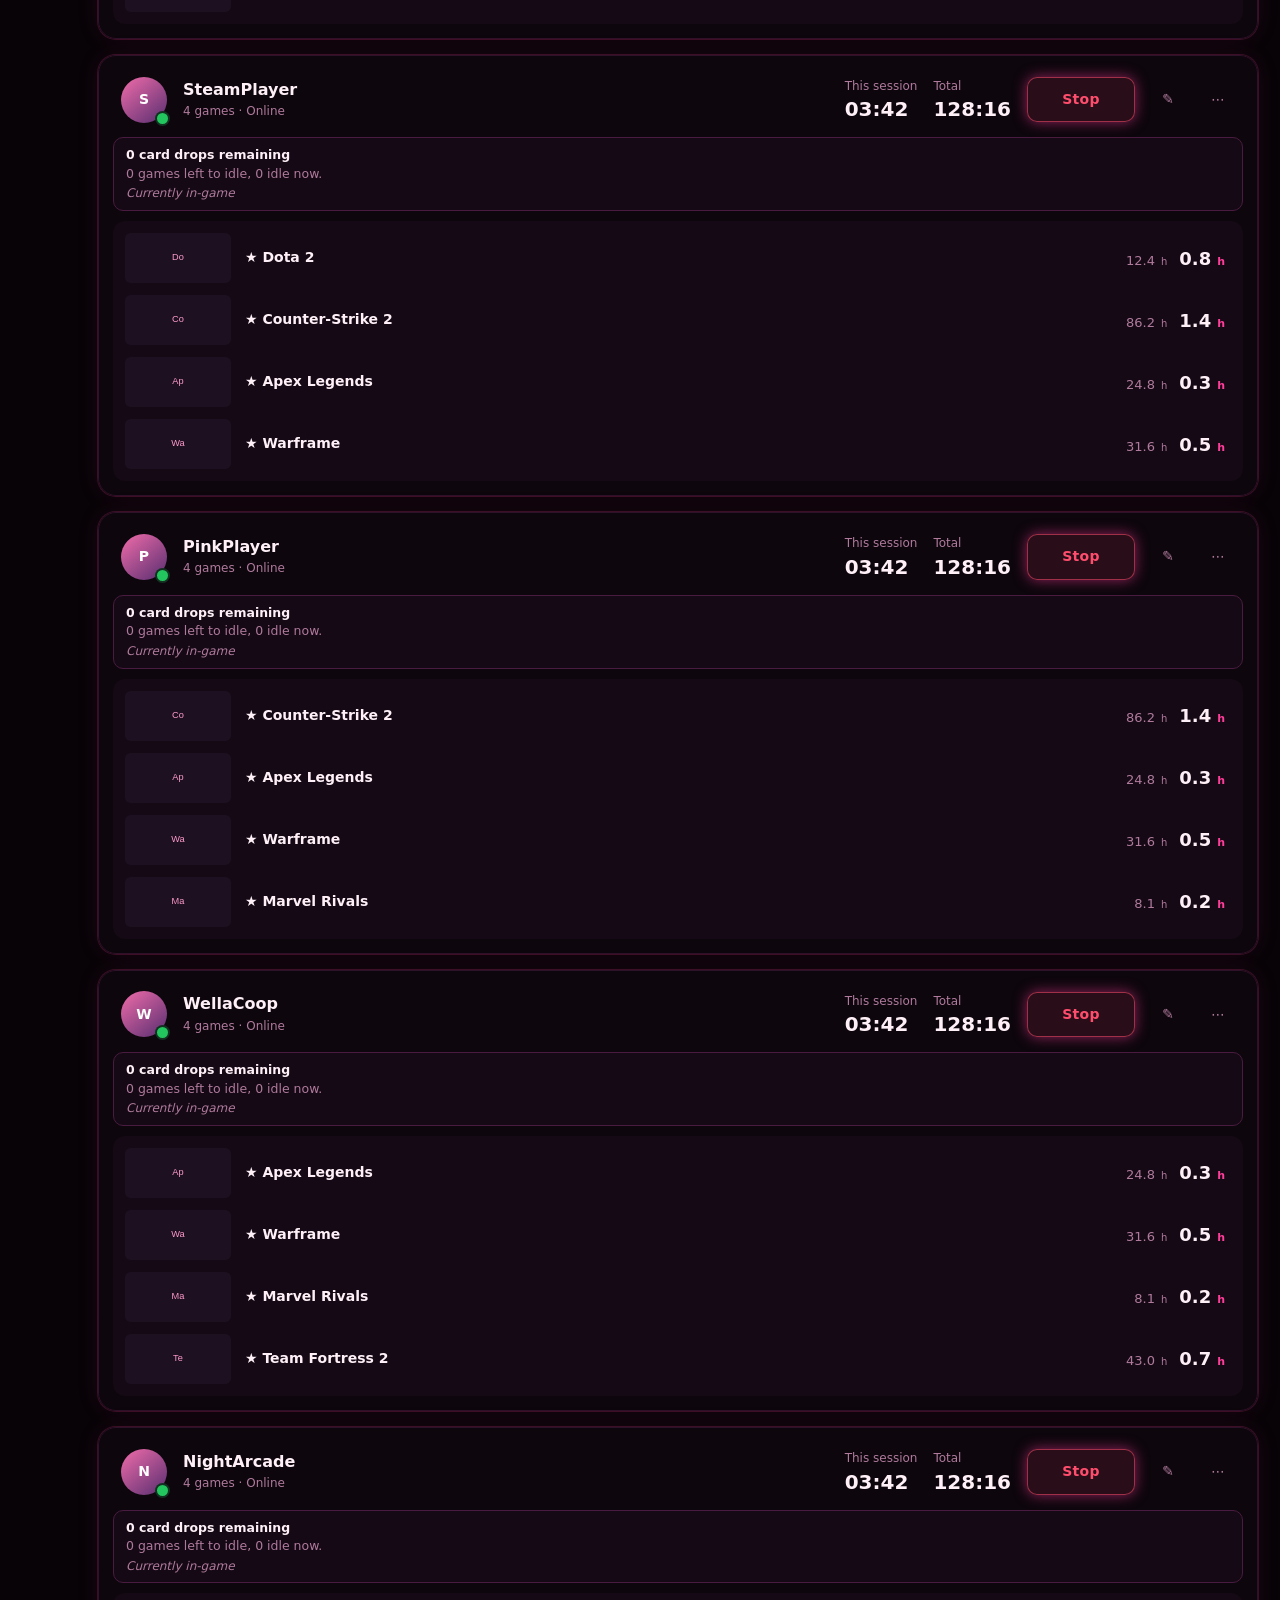
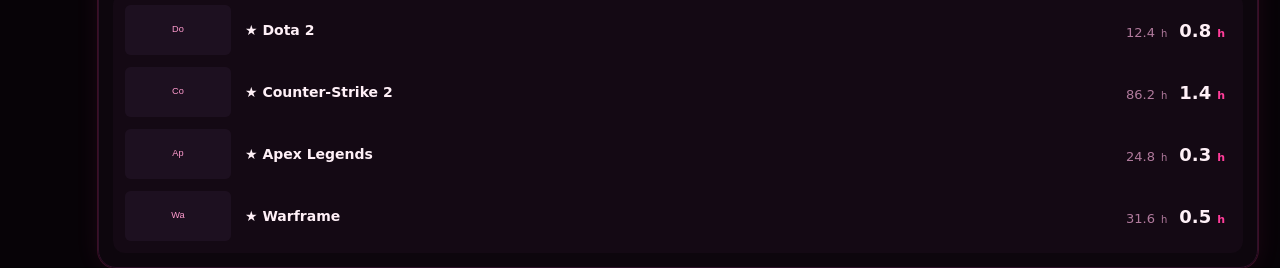
<file: app-preview.html>
<!doctype html>
<html lang="en" data-theme="dark" class="web-client">
<head>
  <meta charset="utf-8">
  <meta name="viewport" content="width=device-width,initial-scale=1,viewport-fit=cover">
  <title>Wella Hub · Preview</title>
  <script src="assets/app-theme.js"></script>
  <script src="assets/app-bg.js"></script>
  <link rel="stylesheet" href="assets/app-style.css">
  <style>
    html{--red:#ff3d9a;--onred:#fff;--red2:#d92080}html,body{height:100%;margin:0}body{overflow:auto;min-height:100%;background:var(--bg);color:var(--text);font:14px/1.4 "Segoe UI",system-ui,sans-serif;display:flex;flex-direction:column;user-select:none}.top{position:sticky;top:0;z-index:2;background:var(--bg);padding-inline:18px}.top .logo{object-fit:contain}.brand{margin-right:15px}.tabs{margin-left:auto}.shell{min-height:0;flex:1}.main{overflow:visible;padding:27px 22px}.main>*{max-width:none}.foot{position:sticky;bottom:0;background:var(--bg);height:38px;z-index:2;padding-inline:16px;font-size:10px}.demo-label{margin:-12px 0 14px;color:var(--mut);font-size:10px}.demo-label b{color:var(--red);font:9px "Cascadia Mono",Consolas,monospace;letter-spacing:1px}.card{max-width:none}.games{min-height:100px}.g .hrs .steamhrs,.g .hrs .steamunit{color:var(--mut)}.demo-game-art{background:linear-gradient(135deg,hsl(var(--hue) 47% 26%),hsl(calc(var(--hue) + 34) 43% 12%));color:#ffe7f4}.demo-free-grid{display:grid;grid-template-columns:repeat(auto-fill,minmax(170px,1fr));gap:12px}.demo-free-card{border:1px solid var(--line);border-radius:12px;overflow:hidden;background:var(--panel);padding-bottom:10px}.demo-free-card .art{height:85px;display:grid;place-items:center;font-weight:800;letter-spacing:1px;background:linear-gradient(140deg,hsl(var(--hue) 55% 35%),hsl(calc(var(--hue) + 70) 40% 14%))}.demo-free-card b,.demo-free-card small{display:block;margin:7px 10px}.demo-free-card b{font-size:12px}.demo-free-card small{font-size:10px;color:var(--mut)}.demo-preview-controls{display:flex;gap:8px;align-items:center;margin-bottom:14px}.demo-preview-controls .in{max-width:370px}.demo-preview-controls .btn{padding:8px 12px}.demo-fake-button{border:1px solid var(--line2);background:var(--panel);border-radius:10px;padding:8px 12px;color:var(--mut);font:600 11px inherit}.demo-fake-button:hover{border-color:var(--red);color:var(--text)}
    @media(max-width:820px){body{overflow:auto}.top{position:relative;padding-inline:12px}.brand{margin-right:0}.tabs{margin:0}.main{padding:16px 12px 24px}.head-actions{display:none}.card{padding:10px}.foot{display:none}.demo-preview-controls{flex-wrap:wrap}.demo-preview-controls .in{max-width:none;flex:1 1 100%}.demo-free-grid{grid-template-columns:repeat(auto-fill,minmax(145px,1fr));gap:8px}.demo-free-card .art{height:70px}}
  </style>
</head>
<body>
  <header class="top">
    <img class="logo" src="assets/emblem-s.png" alt="">
    <span class="brand"><span>Wella</span><b>Hub</b></span>
    <div class="tabs"><span class="ind" id="ind"></span>
      <button class="tab active" data-view="boost"><svg width="16" height="16" viewBox="0 0 24 24" fill="none" stroke="currentColor" stroke-width="2" stroke-linecap="round"><circle cx="12" cy="12" r="9"/><path d="M12 7v5l3.5 2"/></svg>Hour Booster</button>
      <button class="tab" data-view="ach"><svg width="16" height="16" viewBox="0 0 24 24" fill="none" stroke="currentColor" stroke-width="2" stroke-linecap="round" stroke-linejoin="round"><path d="M8 21h8M12 17v4M7 4h10v5a5 5 0 0 1-10 0V4z"/><path d="M17 5h3v2a3 3 0 0 1-3 3M7 5H4v2a3 3 0 0 0 3 3"/></svg>Achievement Manager</button>
      <button class="tab" data-view="free"><svg width="16" height="16" viewBox="0 0 24 24" fill="none" stroke="currentColor" stroke-width="2" stroke-linecap="round" stroke-linejoin="round"><path d="M12 3v18M3 12h18"/><circle cx="12" cy="12" r="9"/></svg>Free Games</button>
    </div>
    <button class="gear" id="search" title="Search"><svg width="18" height="18" viewBox="0 0 24 24" fill="none" stroke="currentColor" stroke-width="2" stroke-linecap="round"><circle cx="10.8" cy="10.8" r="6.8"/><path d="m16 16 5 5"/></svg></button>
    <button class="gear" id="settings" title="Settings"><svg width="18" height="18" viewBox="0 0 24 24" fill="none" stroke="currentColor" stroke-width="2" stroke-linecap="round" stroke-linejoin="round"><circle cx="12" cy="12" r="3"/><path d="M19.4 15a1.7 1.7 0 0 0 .3 1.8l.1.1a2 2 0 1 1-2.8 2.8l-.1-.1a1.7 1.7 0 0 0-1.8-.3 1.7 1.7 0 0 0-1 1.5V21a2 2 0 1 1-4 0v-.1a1.7 1.7 0 0 0-1.1-1.5 1.7 1.7 0 0 0-1.8.3l-.1.1a2 2 0 1 1-2.8-2.8l.1-.1a1.7 1.7 0 0 0 .3-1.8 1.7 1.7 0 0 0-1.5-1H3a2 2 0 1 1 0-4h.1a1.7 1.7 0 0 0 1.5-1.1 1.7 1.7 0 0 0-.3-1.8l-.1-.1a2 2 0 1 1 2.8-2.8l.1.1a1.7 1.7 0 0 0 1.8.3H9a1.7 1.7 0 0 0 1-1.5V3a2 2 0 1 1 4 0v.1a1.7 1.7 0 0 0 1 1.5 1.7 1.7 0 0 0 1.8-.3l.1-.1a2 2 0 1 1 2.8 2.8l-.1.1a1.7 1.7 0 0 0-.3 1.8V9a1.7 1.7 0 0 0 1.5 1H21a2 2 0 1 1 0 4h-.1a1.7 1.7 0 0 0-1.5 1z"/></svg></button>
  </header>
  <div class="shell" id="viewBoost"><nav class="side" id="side"></nav><main class="main">
    <div class="demo-label"><b>PREVIEW MODE</b> · Fictional WellaHub account and sample playtime. Nothing connects to Steam.</div>
    <div class="head"><h1 id="heading">7 accounts boosting</h1><div class="head-actions"><button class="btn ghost sm">Rotate games: Off</button><button class="btn start sm">Start all</button><button class="btn stop sm">Stop all</button></div></div>
    <div id="cards"></div>
  </main></div>
  <footer class="foot"><div class="fl"><span class="gl">guns.lol</span><span>17:19:09</span><span>7 accounts · 7 boosting</span><span>v0.2-testbuild</span></div><div class="fr"><span class="pill"><i class="pd"></i><b>Online</b></span><span class="made">Made with <i class="heart">♥</i> by Wella</span></div></footer>
  <script src="app-preview.js"></script>
</body>
</html>
</file>
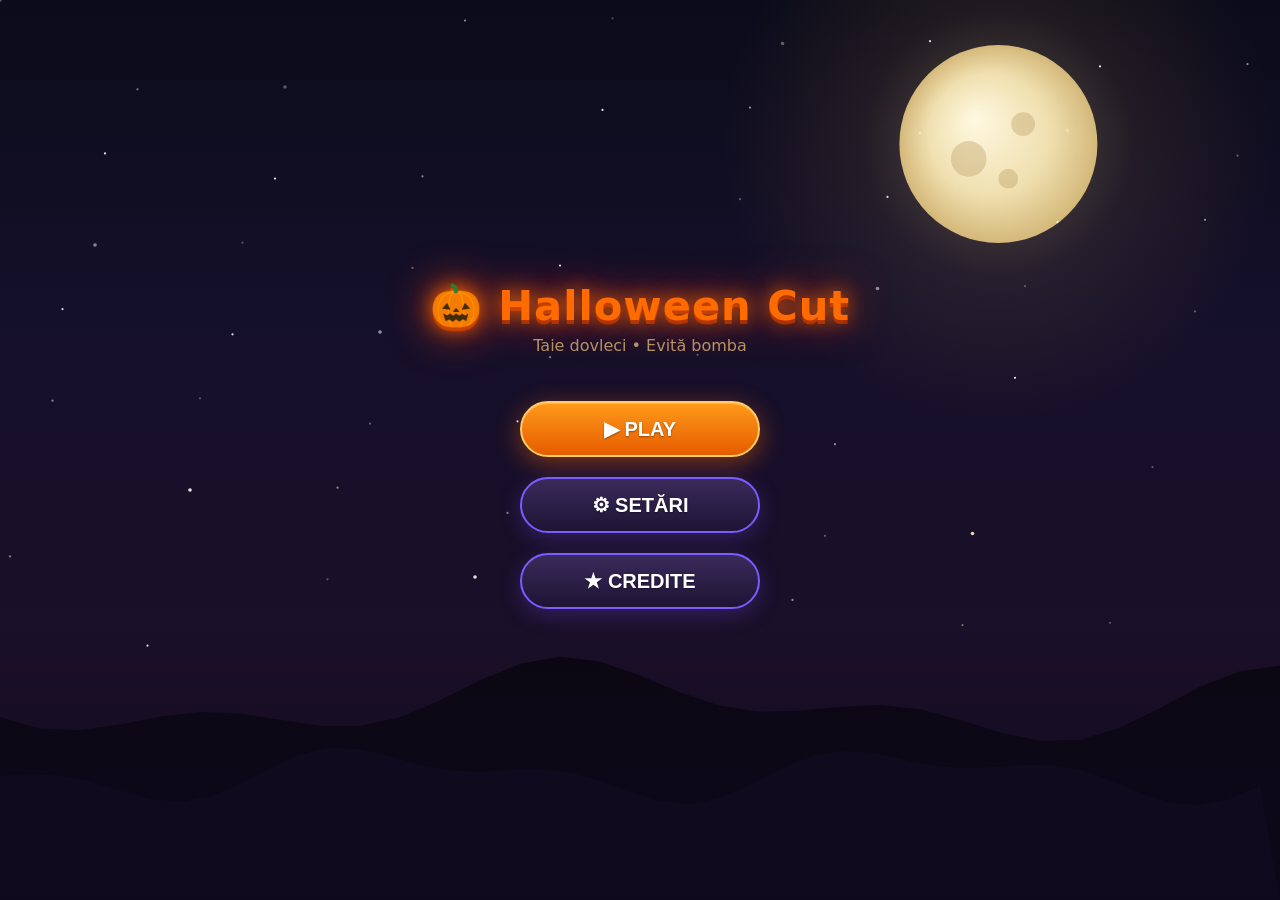
<file: halloween-cut.html>
<!DOCTYPE html>
<html lang="ro">
<head>
<meta charset="UTF-8">
<meta name="viewport" content="width=device-width, initial-scale=1.0, maximum-scale=1.0, user-scalable=no, viewport-fit=cover">
<meta name="apple-mobile-web-app-capable" content="yes">
<meta name="mobile-web-app-capable" content="yes">
<title>🎃 Halloween Cut</title>
<style>
  * { margin: 0; padding: 0; box-sizing: border-box; -webkit-tap-highlight-color: transparent; }
  html, body {
    width: 100%; height: 100%;
    overflow: hidden;
    background: #05050f;
    font-family: system-ui, -apple-system, "Segoe UI", sans-serif;
    touch-action: none;
    user-select: none;
    -webkit-user-select: none;
  }
  #game {
    display: block;
    width: 100%;
    height: 100%;
    background: #05050f;
  }
  #ui {
    position: fixed;
    top: 0; left: 0; right: 0;
    padding: 12px 16px;
    padding-top: max(12px, env(safe-area-inset-top));
    display: flex;
    justify-content: space-between;
    align-items: flex-start;
    pointer-events: none;
    z-index: 10;
    opacity: 0;
    transition: opacity 0.3s;
  }
  #ui.visible { opacity: 1; }
  .score-box, .lives-box {
    background: rgba(0,0,0,0.6);
    border: 2px solid #ff6b00;
    border-radius: 12px;
    padding: 8px 14px;
    color: #ff9f43;
    font-size: 18px;
    font-weight: 700;
    text-shadow: 0 0 8px #ff6b00;
  }

  /* ===== MENUS ===== */
  .screen {
    position: fixed;
    inset: 0;
    display: flex;
    flex-direction: column;
    align-items: center;
    justify-content: center;
    z-index: 20;
    color: #fff;
    text-align: center;
    padding: 24px 20px;
    padding-top: max(24px, env(safe-area-inset-top));
    padding-bottom: max(24px, env(safe-area-inset-bottom));
    background: transparent;
    pointer-events: none;
  }
  .screen > * { pointer-events: auto; }
  .screen.hidden { display: none !important; }

  .title {
    font-size: 2.6rem;
    font-weight: 900;
    color: #ff6b00;
    text-shadow: 0 0 20px #ff6b00, 0 0 45px #ff3d00, 0 4px 0 #8b2500;
    margin-bottom: 6px;
    letter-spacing: 1px;
  }
  .subtitle {
    font-size: 1rem;
    color: #c9a06a;
    margin-bottom: 36px;
    opacity: 0.9;
  }

  .btn {
    display: block;
    width: 240px;
    max-width: 80vw;
    background: linear-gradient(180deg, #ff9a1a 0%, #e65c00 100%);
    border: 2px solid #ffcc66;
    color: #fff;
    font-size: 1.25rem;
    font-weight: 800;
    padding: 14px 20px;
    border-radius: 50px;
    cursor: pointer;
    margin: 10px 0;
    box-shadow: 0 6px 24px rgba(255,100,0,0.45), inset 0 1px 0 rgba(255,255,255,0.25);
    text-shadow: 0 1px 2px rgba(0,0,0,0.4);
    transition: transform 0.1s, box-shadow 0.1s;
  }
  .btn:active {
    transform: scale(0.96);
    box-shadow: 0 2px 12px rgba(255,100,0,0.35);
  }
  .btn.secondary {
    background: linear-gradient(180deg, #3a2a5a 0%, #1e1435 100%);
    border-color: #7b5cff;
    box-shadow: 0 6px 20px rgba(100,60,200,0.35);
  }
  .btn.danger {
    background: linear-gradient(180deg, #ff4444 0%, #aa0000 100%);
    border-color: #ff8888;
  }

  .panel {
    background: rgba(10, 8, 22, 0.82);
    border: 2px solid rgba(255, 120, 30, 0.45);
    border-radius: 20px;
    padding: 28px 24px;
    max-width: 340px;
    width: 90%;
    backdrop-filter: blur(8px);
    box-shadow: 0 10px 40px rgba(0,0,0,0.5);
  }
  .panel h2 {
    font-size: 1.6rem;
    color: #ff8c00;
    margin-bottom: 18px;
    text-shadow: 0 0 12px #ff6b00;
  }
  .panel p, .panel label {
    color: #ddd;
    font-size: 1rem;
    line-height: 1.55;
    margin-bottom: 12px;
  }
  .credits-name {
    font-size: 1.25rem;
    font-weight: 700;
    color: #ffcc66;
    margin: 8px 0 4px;
  }
  .credits-role {
    font-size: 0.9rem;
    color: #aaa;
    margin-bottom: 16px;
  }
  .setting-row {
    display: flex;
    align-items: center;
    justify-content: space-between;
    margin: 16px 0;
    gap: 12px;
  }
  .setting-row span { color: #eee; font-size: 1.05rem; }
  .toggle {
    width: 56px; height: 30px;
    background: #333;
    border-radius: 20px;
    position: relative;
    cursor: pointer;
    border: 2px solid #666;
    transition: background 0.2s;
  }
  .toggle.on {
    background: #ff6b00;
    border-color: #ffaa44;
  }
  .toggle::after {
    content: '';
    position: absolute;
    width: 22px; height: 22px;
    background: #fff;
    border-radius: 50%;
    top: 2px; left: 2px;
    transition: left 0.2s;
    box-shadow: 0 2px 4px rgba(0,0,0,0.3);
  }
  .toggle.on::after { left: 28px; }

  #combo {
    position: fixed;
    top: 50%;
    left: 50%;
    transform: translate(-50%, -50%);
    font-size: 2.5rem;
    font-weight: 900;
    color: #ffee00;
    text-shadow: 0 0 15px #ff6b00;
    pointer-events: none;
    opacity: 0;
    z-index: 15;
    transition: opacity 0.15s;
  }
  #final-score {
    font-size: 1.7rem;
    color: #ff9f43;
    margin: 14px 0 24px;
    font-weight: 700;
  }
</style>
</head>
<body>
<canvas id="game"></canvas>

<div id="ui">
  <div class="score-box">🎃 <span id="score">0</span></div>
  <div class="lives-box">❤️ <span id="lives">3</span></div>
</div>
<div id="combo">COMBO!</div>

<!-- ===== MAIN MENU ===== -->
<div id="menu" class="screen">
  <div class="title">🎃 Halloween Cut</div>
  <div class="subtitle">Taie dovleci • Evită bomba</div>
  <button class="btn" id="playBtn">▶  PLAY</button>
  <button class="btn secondary" id="settingsBtn">⚙  SETĂRI</button>
  <button class="btn secondary" id="creditsBtn">★  CREDITE</button>
</div>

<!-- ===== SETTINGS ===== -->
<div id="settings" class="screen hidden">
  <div class="panel">
    <h2>⚙ Setări</h2>
    <div class="setting-row">
      <span>Sunet</span>
      <div class="toggle on" id="soundToggle"></div>
    </div>
    <div class="setting-row">
      <span>Vibrații</span>
      <div class="toggle on" id="vibroToggle"></div>
    </div>
    <p style="font-size:0.85rem;color:#888;margin-top:8px;">Dificultatea crește automat cu scorul.</p>
    <button class="btn secondary" id="settingsBack" style="margin-top:20px;width:100%;">← Înapoi</button>
  </div>
</div>

<!-- ===== CREDITS ===== -->
<div id="credits" class="screen hidden">
  <div class="panel">
    <h2>★ Credite</h2>
    <div class="credits-name">Wella 😎</div>
    <div class="credits-role">Deținător & vibe-ul jocului</div>
    <div class="credits-name">Grok</div>
    <div class="credits-role">Cod & design</div>
    <p style="margin-top:18px;font-size:0.9rem;color:#aaa;">
      Făcut cu 🧡 pentru Halloween 2026<br>
      Swipe & cut, vărule!
    </p>
    <button class="btn secondary" id="creditsBack" style="margin-top:16px;width:100%;">← Înapoi</button>
  </div>
</div>

<!-- ===== GAME OVER ===== -->
<div id="gameover" class="screen hidden">
  <div class="panel">
    <h2 style="color:#ff3d00;text-shadow:0 0 20px #ff0000;">💥 BOOM!</h2>
    <p>Ai tăiat bomba!</p>
    <div id="final-score">Scor: 0</div>
    <button class="btn" id="restartBtn">JOACĂ DIN NOU</button>
    <button class="btn secondary" id="menuBtn" style="margin-top:8px;">MENIU</button>
  </div>
</div>

<script>
(() => {
  const canvas = document.getElementById('game');
  const ctx = canvas.getContext('2d');
  const scoreEl = document.getElementById('score');
  const livesEl = document.getElementById('lives');
  const ui = document.getElementById('ui');
  const comboEl = document.getElementById('combo');
  const finalScoreEl = document.getElementById('final-score');

  const menuScreen = document.getElementById('menu');
  const settingsScreen = document.getElementById('settings');
  const creditsScreen = document.getElementById('credits');
  const gameoverScreen = document.getElementById('gameover');

  // Settings
  let soundOn = true;
  let vibroOn = true;

  // Load saved
  try {
    if (localStorage.getItem('hc_sound') === '0') soundOn = false;
    if (localStorage.getItem('hc_vibro') === '0') vibroOn = false;
  } catch(e){}

  const soundToggle = document.getElementById('soundToggle');
  const vibroToggle = document.getElementById('vibroToggle');
  if (!soundOn) soundToggle.classList.remove('on');
  if (!vibroOn) vibroToggle.classList.remove('on');

  soundToggle.addEventListener('click', () => {
    soundOn = !soundOn;
    soundToggle.classList.toggle('on', soundOn);
    try { localStorage.setItem('hc_sound', soundOn ? '1' : '0'); } catch(e){}
  });
  vibroToggle.addEventListener('click', () => {
    vibroOn = !vibroOn;
    vibroToggle.classList.toggle('on', vibroOn);
    try { localStorage.setItem('hc_vibro', vibroOn ? '1' : '0'); } catch(e){}
  });

  // Navigation
  function show(screen) {
    [menuScreen, settingsScreen, creditsScreen, gameoverScreen].forEach(s => s.classList.add('hidden'));
    if (screen) screen.classList.remove('hidden');
  }

  document.getElementById('playBtn').addEventListener('click', startGame);
  document.getElementById('settingsBtn').addEventListener('click', () => show(settingsScreen));
  document.getElementById('creditsBtn').addEventListener('click', () => show(creditsScreen));
  document.getElementById('settingsBack').addEventListener('click', () => show(menuScreen));
  document.getElementById('creditsBack').addEventListener('click', () => show(menuScreen));
  document.getElementById('restartBtn').addEventListener('click', startGame);
  document.getElementById('menuBtn').addEventListener('click', () => {
    playing = false;
    ui.classList.remove('visible');
    show(menuScreen);
  });

  // Canvas size
  let W, H, dpr;
  function resize() {
    dpr = Math.min(window.devicePixelRatio || 1, 2);
    W = window.innerWidth;
    H = window.innerHeight;
    canvas.width = W * dpr;
    canvas.height = H * dpr;
    canvas.style.width = W + 'px';
    canvas.style.height = H + 'px';
    ctx.setTransform(dpr, 0, 0, dpr, 0, 0);
  }
  resize();
  window.addEventListener('resize', resize);
  window.addEventListener('orientationchange', () => setTimeout(resize, 120));

  // Game state
  let score = 0;
  let lives = 3;
  let playing = false;
  let fruits = [];
  let particles = [];
  let slash = [];
  let lastSpawn = 0;
  let spawnInterval = 1100;
  let difficulty = 1;
  let combo = 0;
  let comboTimer = 0;
  let lastTime = 0;
  let bgTime = 0;

  // Touch
  let isDown = false;
  let lastX = 0, lastY = 0;

  function rand(a, b) { return a + Math.random() * (b - a); }
  function dist(x1,y1,x2,y2) { return Math.hypot(x2-x1, y2-y1); }

  // Simple beep
  function playBeep(freq, dur, type='square') {
    if (!soundOn) return;
    try {
      const ac = new (window.AudioContext || window.webkitAudioContext)();
      const o = ac.createOscillator();
      const g = ac.createGain();
      o.type = type;
      o.frequency.value = freq;
      g.gain.setValueAtTime(0.12, ac.currentTime);
      g.gain.exponentialRampToValueAtTime(0.001, ac.currentTime + dur);
      o.connect(g); g.connect(ac.destination);
      o.start(); o.stop(ac.currentTime + dur);
    } catch(e){}
  }
  function vibrate(ms) {
    if (vibroOn && navigator.vibrate) navigator.vibrate(ms);
  }

  class Fruit {
    constructor(isBomb = false) {
      this.isBomb = isBomb;
      this.r = isBomb ? rand(32, 42) : rand(28, 40);
      this.x = rand(this.r + 20, W - this.r - 20);
      this.y = H + this.r + 10;
      this.vx = rand(-2.2, 2.2) * (0.7 + difficulty * 0.15);
      this.vy = -rand(11, 16) * (0.85 + difficulty * 0.12);
      this.gravity = 0.22 + difficulty * 0.02;
      this.rot = rand(0, Math.PI * 2);
      this.rotSpeed = rand(-0.12, 0.12);
      this.alive = true;
      this.cut = false;
      this.face = Math.floor(Math.random() * 3);
    }

    update(dt) {
      if (!this.alive) return;
      this.vy += this.gravity * dt * 60;
      this.x += this.vx * dt * 60;
      this.y += this.vy * dt * 60;
      this.rot += this.rotSpeed * dt * 60;
      if (this.x < this.r) { this.x = this.r; this.vx *= -0.7; }
      if (this.x > W - this.r) { this.x = W - this.r; this.vx *= -0.7; }
      if (this.y > H + this.r + 40) {
        this.alive = false;
        if (!this.isBomb && !this.cut) {
          lives--;
          livesEl.textContent = lives;
          playBeep(180, 0.15);
          vibrate(40);
          if (lives <= 0) endGame();
        }
      }
    }

    draw() {
      if (!this.alive) return;
      ctx.save();
      ctx.translate(this.x, this.y);
      ctx.rotate(this.rot);

      if (this.isBomb) {
        const g = ctx.createRadialGradient(-8, -8, 5, 0, 0, this.r);
        g.addColorStop(0, '#2a3a2a');
        g.addColorStop(0.5, '#0d1a0d');
        g.addColorStop(1, '#050a05');
        ctx.beginPath();
        ctx.arc(0, 0, this.r, 0, Math.PI * 2);
        ctx.fillStyle = g;
        ctx.fill();
        ctx.strokeStyle = 'rgba(0,255,80,0.7)';
        ctx.lineWidth = 2.5;
        ctx.beginPath();
        ctx.moveTo(-this.r*0.6, -this.r*0.2);
        ctx.quadraticCurveTo(0, this.r*0.1, this.r*0.55, -this.r*0.15);
        ctx.stroke();
        ctx.beginPath();
        ctx.moveTo(-this.r*0.4, this.r*0.3);
        ctx.quadraticCurveTo(5, this.r*0.5, this.r*0.4, this.r*0.25);
        ctx.stroke();
        ctx.fillStyle = '#00ff66';
        ctx.shadowColor = '#00ff66';
        ctx.shadowBlur = 12;
        ctx.beginPath();
        ctx.arc(-this.r*0.3, -this.r*0.15, this.r*0.18, 0, Math.PI*2);
        ctx.arc(this.r*0.3, -this.r*0.15, this.r*0.18, 0, Math.PI*2);
        ctx.fill();
        ctx.shadowBlur = 0;
        ctx.fillStyle = '#00cc44';
        ctx.beginPath();
        ctx.moveTo(-this.r*0.35, this.r*0.25);
        ctx.lineTo(0, this.r*0.45);
        ctx.lineTo(this.r*0.35, this.r*0.25);
        ctx.closePath();
        ctx.fill();
        ctx.fillStyle = '#1a3a1a';
        ctx.fillRect(-4, -this.r - 8, 8, 12);
      } else {
        const g = ctx.createRadialGradient(-this.r*0.3, -this.r*0.3, 5, 0, 0, this.r);
        g.addColorStop(0, '#ffb347');
        g.addColorStop(0.6, '#ff7b00');
        g.addColorStop(1, '#c44d00');
        ctx.beginPath();
        ctx.arc(0, 0, this.r, 0, Math.PI * 2);
        ctx.fillStyle = g;
        ctx.fill();
        ctx.strokeStyle = 'rgba(180,60,0,0.45)';
        ctx.lineWidth = 2;
        for (let i = -2; i <= 2; i++) {
          ctx.beginPath();
          ctx.ellipse(0, 0, this.r * 0.25, this.r * 0.95, i * 0.35, 0, Math.PI*2);
          ctx.stroke();
        }
        ctx.fillStyle = '#2a1500';
        ctx.beginPath();
        ctx.moveTo(-this.r*0.35, -this.r*0.2);
        ctx.lineTo(-this.r*0.15, -this.r*0.05);
        ctx.lineTo(-this.r*0.45, -this.r*0.05);
        ctx.closePath();
        ctx.fill();
        ctx.beginPath();
        ctx.moveTo(this.r*0.35, -this.r*0.2);
        ctx.lineTo(this.r*0.15, -this.r*0.05);
        ctx.lineTo(this.r*0.45, -this.r*0.05);
        ctx.closePath();
        ctx.fill();
        if (this.face === 0) {
          ctx.beginPath();
          ctx.arc(0, this.r*0.25, this.r*0.3, 0.2, Math.PI - 0.2);
          ctx.lineTo(0, this.r*0.15);
          ctx.closePath();
          ctx.fill();
        } else if (this.face === 1) {
          ctx.beginPath();
          ctx.moveTo(-this.r*0.35, this.r*0.15);
          ctx.lineTo(-this.r*0.15, this.r*0.4);
          ctx.lineTo(0, this.r*0.2);
          ctx.lineTo(this.r*0.15, this.r*0.4);
          ctx.lineTo(this.r*0.35, this.r*0.15);
          ctx.closePath();
          ctx.fill();
        } else {
          ctx.beginPath();
          ctx.ellipse(0, this.r*0.28, this.r*0.28, this.r*0.18, 0, 0, Math.PI*2);
          ctx.fill();
        }
        ctx.fillStyle = '#2d5a1e';
        ctx.beginPath();
        ctx.moveTo(-5, -this.r + 2);
        ctx.quadraticCurveTo(0, -this.r - 14, 6, -this.r - 4);
        ctx.lineTo(4, -this.r + 4);
        ctx.closePath();
        ctx.fill();
      }
      ctx.restore();
    }

    checkSlash(x1, y1, x2, y2) {
      if (!this.alive || this.cut) return false;
      const d = distToSegment(this.x, this.y, x1, y1, x2, y2);
      if (d < this.r + 8) {
        this.cut = true;
        this.alive = false;
        return true;
      }
      return false;
    }
  }

  function distToSegment(px, py, x1, y1, x2, y2) {
    const l2 = (x2-x1)**2 + (y2-y1)**2;
    if (l2 === 0) return dist(px, py, x1, y1);
    let t = ((px-x1)*(x2-x1) + (py-y1)*(y2-y1)) / l2;
    t = Math.max(0, Math.min(1, t));
    return dist(px, py, x1 + t*(x2-x1), y1 + t*(y2-y1));
  }

  function spawnFruit() {
    const bombChance = Math.min(0.18 + difficulty * 0.04, 0.32);
    fruits.push(new Fruit(Math.random() < bombChance));
  }

  function createParticles(x, y, isBomb) {
    const n = isBomb ? 40 : 18;
    for (let i = 0; i < n; i++) {
      particles.push({
        x, y,
        vx: rand(-7, 7),
        vy: rand(-9, 4),
        life: 1,
        decay: rand(0.02, 0.05),
        r: rand(3, 8),
        color: isBomb
          ? (Math.random() > 0.5 ? '#00ff66' : '#1a1a1a')
          : (Math.random() > 0.4 ? '#ff8c00' : '#ffcc44')
      });
    }
  }

  function slice(x1, y1, x2, y2) {
    if (!playing) return;
    for (const f of fruits) {
      if (f.checkSlash(x1, y1, x2, y2)) {
        createParticles(f.x, f.y, f.isBomb);
        if (f.isBomb) {
          playBeep(80, 0.4, 'sawtooth');
          vibrate([80, 40, 80]);
          endGame(true);
          return;
        } else {
          score += 10 + combo * 5;
          combo++;
          comboTimer = 1.2;
          scoreEl.textContent = score;
          playBeep(420 + combo * 40, 0.08);
          vibrate(15);
          if (combo >= 3) {
            comboEl.textContent = combo + 'x COMBO!';
            comboEl.style.opacity = '1';
            setTimeout(() => comboEl.style.opacity = '0', 500);
          }
        }
      }
    }
  }

  function endGame() {
    playing = false;
    finalScoreEl.textContent = 'Scor: ' + score;
    ui.classList.remove('visible');
    show(gameoverScreen);
  }

  function startGame() {
    score = 0;
    lives = 3;
    fruits = [];
    particles = [];
    slash = [];
    difficulty = 1;
    spawnInterval = 1100;
    combo = 0;
    scoreEl.textContent = '0';
    livesEl.textContent = '3';
    show(null);
    ui.classList.add('visible');
    playing = true;
    lastSpawn = performance.now();
    lastTime = performance.now();
  }

  // Input
  function getPos(e) {
    if (e.touches && e.touches[0]) return { x: e.touches[0].clientX, y: e.touches[0].clientY };
    return { x: e.clientX, y: e.clientY };
  }

  canvas.addEventListener('touchstart', e => {
    e.preventDefault();
    isDown = true;
    const p = getPos(e);
    lastX = p.x; lastY = p.y;
    slash = [{x: p.x, y: p.y, life: 1}];
  }, {passive: false});

  canvas.addEventListener('touchmove', e => {
    e.preventDefault();
    if (!isDown) return;
    const p = getPos(e);
    slice(lastX, lastY, p.x, p.y);
    slash.push({x: p.x, y: p.y, life: 1});
    if (slash.length > 12) slash.shift();
    lastX = p.x; lastY = p.y;
  }, {passive: false});

  canvas.addEventListener('touchend', e => { e.preventDefault(); isDown = false; }, {passive: false});

  canvas.addEventListener('mousedown', e => {
    isDown = true;
    lastX = e.clientX; lastY = e.clientY;
    slash = [{x: e.clientX, y: e.clientY, life: 1}];
  });
  canvas.addEventListener('mousemove', e => {
    if (!isDown) return;
    slice(lastX, lastY, e.clientX, e.clientY);
    slash.push({x: e.clientX, y: e.clientY, life: 1});
    if (slash.length > 12) slash.shift();
    lastX = e.clientX; lastY = e.clientY;
  });
  canvas.addEventListener('mouseup', () => isDown = false);
  canvas.addEventListener('mouseleave', () => isDown = false);
  document.body.addEventListener('touchmove', e => e.preventDefault(), {passive: false});

  // ===== BACKGROUND (always running) =====
  function drawBackground(now) {
    bgTime = now;
    // sky gradient
    const sky = ctx.createLinearGradient(0, 0, 0, H);
    sky.addColorStop(0, '#0b0b1a');
    sky.addColorStop(0.35, '#15102a');
    sky.addColorStop(0.7, '#1a0f28');
    sky.addColorStop(1, '#0d0815');
    ctx.fillStyle = sky;
    ctx.fillRect(0, 0, W, H);

    // moon
    const moonX = W * 0.78;
    const moonY = H * 0.16;
    const moonR = Math.min(W, H) * 0.11;
    const moonGlow = ctx.createRadialGradient(moonX, moonY, moonR * 0.4, moonX, moonY, moonR * 2.8);
    moonGlow.addColorStop(0, 'rgba(255, 240, 180, 0.25)');
    moonGlow.addColorStop(0.4, 'rgba(255, 200, 100, 0.08)');
    moonGlow.addColorStop(1, 'rgba(255, 180, 50, 0)');
    ctx.fillStyle = moonGlow;
    ctx.beginPath();
    ctx.arc(moonX, moonY, moonR * 2.8, 0, Math.PI * 2);
    ctx.fill();
    const moonGrad = ctx.createRadialGradient(moonX - moonR*0.25, moonY - moonR*0.25, 2, moonX, moonY, moonR);
    moonGrad.addColorStop(0, '#fff8e0');
    moonGrad.addColorStop(0.6, '#f0e0b0');
    moonGrad.addColorStop(1, '#d4b87a');
    ctx.fillStyle = moonGrad;
    ctx.beginPath();
    ctx.arc(moonX, moonY, moonR, 0, Math.PI * 2);
    ctx.fill();
    ctx.fillStyle = 'rgba(180, 150, 90, 0.35)';
    ctx.beginPath(); ctx.arc(moonX - moonR*0.3, moonY + moonR*0.15, moonR*0.18, 0, Math.PI*2); ctx.fill();
    ctx.beginPath(); ctx.arc(moonX + moonR*0.25, moonY - moonR*0.2, moonR*0.12, 0, Math.PI*2); ctx.fill();
    ctx.beginPath(); ctx.arc(moonX + moonR*0.1, moonY + moonR*0.35, moonR*0.1, 0, Math.PI*2); ctx.fill();

    // stars
    for (let i = 0; i < 55; i++) {
      const sx = (i * 137.5) % W;
      const sy = (i * 89.3) % (H * 0.72);
      const twinkle = 0.4 + 0.6 * Math.sin(now * 0.003 + i * 2.1);
      const size = (i % 5 === 0) ? 1.8 : 1.1;
      ctx.globalAlpha = 0.35 + twinkle * 0.55;
      ctx.fillStyle = i % 7 === 0 ? '#ffeebb' : '#ffffff';
      ctx.beginPath();
      ctx.arc(sx, sy, size, 0, Math.PI * 2);
      ctx.fill();
    }
    ctx.globalAlpha = 1;

    // hills
    ctx.fillStyle = '#08060f';
    ctx.beginPath();
    ctx.moveTo(0, H);
    ctx.lineTo(0, H * 0.78);
    for (let x = 0; x <= W; x += 40) {
      const y = H * 0.78 + Math.sin(x * 0.018 + 1) * 18 + Math.sin(x * 0.008) * 28;
      ctx.lineTo(x, y);
    }
    ctx.lineTo(W, H);
    ctx.closePath();
    ctx.fill();

    ctx.fillStyle = '#0c0918';
    ctx.beginPath();
    ctx.moveTo(0, H);
    ctx.lineTo(0, H * 0.86);
    for (let x = 0; x <= W; x += 30) {
      const y = H * 0.86 + Math.sin(x * 0.025 + 3) * 12 + Math.sin(x * 0.012) * 20;
      ctx.lineTo(x, y);
    }
    ctx.lineTo(W, H);
    ctx.closePath();
    ctx.fill();

    // fog
    const fog = ctx.createLinearGradient(0, H * 0.65, 0, H);
    fog.addColorStop(0, 'rgba(40, 20, 60, 0)');
    fog.addColorStop(0.5, 'rgba(30, 15, 50, 0.18)');
    fog.addColorStop(1, 'rgba(20, 10, 40, 0.35)');
    ctx.fillStyle = fog;
    ctx.fillRect(0, H * 0.65, W, H * 0.35);
  }

  // Main loop (always runs for background)
  function loop(now) {
    const dt = Math.min((now - lastTime) / 1000, 0.05) || 0.016;
    lastTime = now;

    drawBackground(now);

    if (playing) {
      difficulty = 1 + score / 180;
      spawnInterval = Math.max(480, 1100 - score * 3.5);

      if (now - lastSpawn > spawnInterval) {
        spawnFruit();
        if (difficulty > 1.8 && Math.random() < 0.35) spawnFruit();
        lastSpawn = now;
      }

      for (const f of fruits) f.update(dt);
      fruits = fruits.filter(f => f.alive);

      for (const p of particles) {
        p.x += p.vx * dt * 60;
        p.y += p.vy * dt * 60;
        p.vy += 0.25 * dt * 60;
        p.life -= p.decay * dt * 60;
      }
      particles = particles.filter(p => p.life > 0);

      for (const s of slash) s.life -= dt * 4;
      slash = slash.filter(s => s.life > 0);

      if (comboTimer > 0) {
        comboTimer -= dt;
        if (comboTimer <= 0) combo = 0;
      }

      // draw fruits
      for (const f of fruits) f.draw();

      // particles
      for (const p of particles) {
        ctx.globalAlpha = p.life;
        ctx.fillStyle = p.color;
        ctx.beginPath();
        ctx.arc(p.x, p.y, p.r, 0, Math.PI*2);
        ctx.fill();
      }
      ctx.globalAlpha = 1;

      // slash
      if (slash.length > 1) {
        ctx.strokeStyle = 'rgba(255, 220, 100, 0.85)';
        ctx.lineWidth = 5;
        ctx.lineCap = 'round';
        ctx.lineJoin = 'round';
        ctx.shadowColor = '#ffaa00';
        ctx.shadowBlur = 12;
        ctx.beginPath();
        ctx.moveTo(slash[0].x, slash[0].y);
        for (let i = 1; i < slash.length; i++) {
          ctx.globalAlpha = slash[i].life;
          ctx.lineTo(slash[i].x, slash[i].y);
        }
        ctx.stroke();
        ctx.shadowBlur = 0;
        ctx.globalAlpha = 1;
      }
    }

    requestAnimationFrame(loop);
  }

  // start background loop immediately
  lastTime = performance.now();
  requestAnimationFrame(loop);
})();
</script>
</body>
</html>
</file>
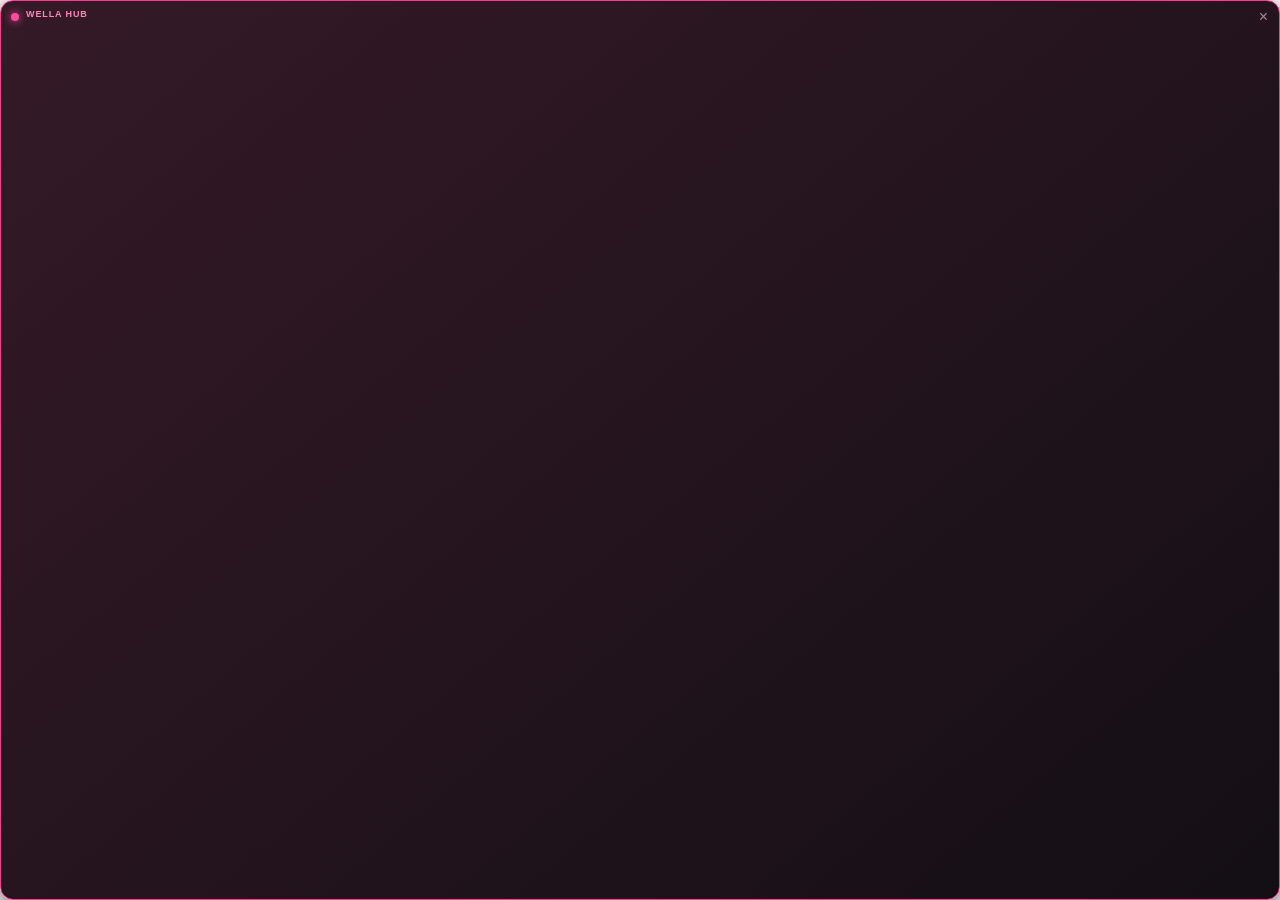
<file: preview-app/notification.html>
<!doctype html>
<html lang="ro">
<head>
  <meta charset="utf-8">
  <meta name="viewport" content="width=device-width, initial-scale=1">
  <title>Wella Hub</title>
  <style>
    *{box-sizing:border-box}html,body{margin:0;width:100%;height:100%;overflow:hidden;background:transparent;font:14px "Segoe UI",sans-serif;color:#fff}
    .card{height:100%;padding:8px 10px;border:1px solid #ff398e;border-radius:13px;background:linear-gradient(140deg,rgba(46,18,32,.97),rgba(15,10,16,.98));box-shadow:0 6px 20px #0009,0 0 12px #ff398e30;display:flex;gap:7px;align-items:flex-start;animation:in .22s ease-out}
    .mark{width:8px;height:8px;flex:none;margin-top:4px;border-radius:50%;background:#ff4a9d;box-shadow:0 0 9px #ff4a9d}.bad .mark{background:#ff5364;box-shadow:0 0 9px #ff5364}.ok .mark{background:#24d18b;box-shadow:0 0 9px #24d18b}
    .content{min-width:0;flex:1}.brand{font-size:9px;letter-spacing:.1em;text-transform:uppercase;color:#ff86bd;font-weight:700;margin-bottom:2px}.title{font-size:13px;font-weight:700;line-height:1.15;margin-bottom:2px}.body{font-size:10px;color:#d4c4ce;line-height:1.3;white-space:pre-line;max-height:42px;overflow:hidden;overflow-wrap:anywhere}.close{border:0;background:transparent;color:#a98b9b;font-size:16px;line-height:1;cursor:pointer;padding:0 1px}
    @keyframes in{from{opacity:0;transform:translateY(10px)}to{opacity:1;transform:translateY(0)}}
  </style>
</head>
<body>
  <div id="card" class="card"><span class="mark"></span><div class="content"><div class="brand">Wella Hub</div><div id="title" class="title"></div><div id="body" class="body"></div></div><button id="close" class="close" aria-label="Închide">×</button></div>
  <script>
    let audio = null, dismiss = null;
    const beep = (freq, start, dur, vol, type) => {
      const o = audio.createOscillator(), g = audio.createGain(); o.type = type || 'sine'; o.frequency.value = freq;
      g.gain.setValueAtTime(.0001, audio.currentTime + start); g.gain.exponentialRampToValueAtTime(Math.max(.0002, vol), audio.currentTime + start + .02); g.gain.exponentialRampToValueAtTime(.0001, audio.currentTime + start + dur);
      o.connect(g); g.connect(audio.destination); o.start(audio.currentTime + start); o.stop(audio.currentTime + start + dur + .05);
    };
    function play(n) {
      if (!n.sound || !(n.volume > 0)) return;
      try {
        audio = audio || new (window.AudioContext || window.webkitAudioContext)(); if (audio.state === 'suspended') audio.resume();
        const v = .25 * n.volume, up = ['boostStart','achStart','webOn','webLink','loginOk','appStart'];
        const down = ['boostStop','achStop','webOff','sessionEnd'];
        if (n.level === 'bad') { beep(330,0,.16,v,'square'); beep(247,.18,.16,v,'square'); beep(330,.36,.2,v,'square'); }
        else if (up.includes(n.key) || n.key === 'test') { beep(523,0,.12,v); beep(659,.11,.12,v); beep(784,.22,.2,v); }
        else if (down.includes(n.key)) { beep(784,0,.12,v); beep(659,.11,.12,v); beep(523,.22,.2,v); }
        else { beep(659,0,.12,v); beep(880,.12,.22,v); }
      } catch {}
    }
    window.updateNotification = (n) => {
      document.getElementById('title').textContent = n.title || 'Wella Hub';
      document.getElementById('body').textContent = n.body || '';
      document.getElementById('card').className = 'card ' + (n.level || 'info');
      play(n);
      clearTimeout(dismiss); dismiss = setTimeout(() => window.close(), 8000);
    };
    document.getElementById('close').addEventListener('click', () => window.close());
    try { const raw = new URLSearchParams(location.search).get('data'); if (raw) window.updateNotification(JSON.parse(raw)); else window.close(); } catch { window.close(); }
  </script>
</body>
</html>
</file>
<file: site.css>
:root {
  color-scheme: dark;
  --bg: #08070a;
  --surface: #100d12;
  --surface-2: #171018;
  --surface-3: #20121d;
  --pink: #ff3d9a;
  --pink-bright: #ff5eaa;
  --pink-soft: #ff9bc9;
  --text: #f8edf4;
  --muted: #b29aa9;
  --subtle: #846f7d;
  --line: #48223a;
  --line-bright: #733456;
  --green: #2dd77e;
  --sans: "Segoe UI Variable", "Segoe UI", Inter, system-ui, sans-serif;
  --mono: "Cascadia Mono", Consolas, monospace;
  --wrap: min(1320px, calc(100% - 64px));
}
* { box-sizing: border-box; }
html { scroll-behavior: smooth; scroll-padding-top: 94px; background: var(--bg); }
body { min-width: 320px; margin: 0; overflow-x: hidden; background: var(--bg); color: var(--text); font: 14px/1.55 var(--sans); -webkit-font-smoothing: antialiased; isolation: isolate; }
body::before { position: fixed; inset: 0; z-index: -2; content: ""; pointer-events: none; background: radial-gradient(ellipse at 80% 18%, #66184628, transparent 36%), radial-gradient(ellipse at 9% 52%, #31112630, transparent 34%), linear-gradient(180deg, #0b080c, #08070a 40%, #0a080b); }
::selection { background: #ff3d9a66; color: white; }
a { color: inherit; text-decoration: none; }
button { color: inherit; font: inherit; }
button, a { -webkit-tap-highlight-color: transparent; }
a:focus-visible, button:focus-visible, summary:focus-visible { outline: 2px solid var(--pink-soft); outline-offset: 4px; }
.wrap { width: var(--wrap); margin-inline: auto; }
.glow { position: fixed; z-index: -1; width: 420px; height: 420px; border-radius: 50%; filter: blur(100px); opacity: .14; pointer-events: none; }
.glow-a { top: 15vh; right: -180px; background: #e52388; }
.glow-b { top: 115vh; left: -280px; width: 500px; height: 500px; background: #8a2a70; opacity: .09; }
.eyebrow { color: var(--pink-soft); font: 600 10px/1.5 var(--mono); letter-spacing: 1.7px; text-transform: uppercase; }
.eyebrow > i { display: inline-block; width: 7px; height: 7px; margin: 0 8px 1px 0; border-radius: 50%; background: var(--pink); box-shadow: 0 0 14px #ff3d9a; }
.topbar { position: sticky; top: 0; z-index: 20; display: grid; grid-template-columns: 1fr auto 1fr; align-items: center; min-height: 76px; border-bottom: 1px solid #ffffff13; background: #0b080de8; backdrop-filter: blur(18px); }
.brand { display: inline-flex; align-items: center; gap: 10px; width: max-content; color: var(--text); font-size: 17px; font-weight: 800; letter-spacing: -.5px; }
.brand img { width: 35px; height: 35px; object-fit: contain; }
.brand b, .footer .brand b { color: var(--pink); }
.brand span { display: grid; line-height: 1.1; }
.brand small { margin-top: 5px; color: var(--subtle); font: 500 7px/1 var(--mono); letter-spacing: 1.5px; }
.site-nav { display: flex; align-items: center; justify-content: center; gap: 4px; padding: 5px; border: 1px solid #562741; border-radius: 14px; background: #160e16; }
.site-nav a { padding: 9px 14px; border-radius: 9px; color: #c0a9b8; font-size: 12px; font-weight: 700; transition: background .18s ease, color .18s ease; }
.site-nav a:hover, .site-nav a:focus-visible { background: #32172a; color: white; }
.topbar > .button { justify-self: end; }
.nav-toggle { display: none; }
.button { display: inline-flex; min-height: 48px; align-items: center; justify-content: center; gap: 13px; padding: 0 20px; border: 1px solid #ff6cb3; border-radius: 11px; background: linear-gradient(135deg, #ff51a6, #e82c88); box-shadow: 0 8px 30px #f52b8d30, inset 0 1px #ffffff35; color: white; font-size: 13px; font-weight: 800; transition: transform .2s ease, box-shadow .2s ease, filter .2s ease; }
.button:hover { transform: translateY(-2px); box-shadow: 0 12px 34px #f52b8d50, inset 0 1px #ffffff45; filter: saturate(1.08); }
.button span { font-size: 18px; line-height: 1; }
.button.small { min-height: 40px; padding-inline: 15px; border-radius: 10px; font-size: 12px; }
.hero { min-height: 650px; display: grid; grid-template-columns: minmax(330px, .78fr) minmax(0, 1.22fr); align-items: center; gap: clamp(30px, 5vw, 75px); padding-block: 65px 76px; }
.hero-copy { position: relative; z-index: 1; }
.version-chip { display: inline-flex; margin-left: 8px; padding: 3px 7px; border: 1px solid #713653; border-radius: 5px; color: #ffb0d2; font: 600 9px var(--mono); letter-spacing: .2px; vertical-align: 1px; }
.hero h1 { margin: 24px 0 20px; font-size: clamp(47px, 5.3vw, 73px); line-height: 1.02; letter-spacing: -.065em; }
.hero h1 span, h2 span, .phone-caption h3 span { color: var(--pink); }
.hero-copy > p { max-width: 480px; margin: 0; color: var(--muted); font-size: 16px; line-height: 1.7; }
.hero-actions { display: flex; flex-wrap: wrap; align-items: center; gap: 18px 23px; margin-top: 30px; }
.textlink { display: inline-flex; align-items: center; gap: 8px; color: #f2d3e4; font-size: 12px; font-weight: 750; transition: color .18s ease; }
.textlink:hover { color: white; }
.textlink b { color: var(--pink); font-size: 17px; }
.trust { display: flex; flex-wrap: wrap; gap: 10px 19px; margin-top: 34px; color: var(--muted); font-size: 10px; }
.trust span { display: inline-flex; align-items: center; gap: 6px; }
.trust i { display: grid; width: 15px; height: 15px; place-items: center; border: 1px solid #276b4a; border-radius: 50%; color: var(--green); font-size: 9px; font-style: normal; }
.hero-art { position: relative; min-width: 0; padding: 25px 0; }
.hero-art::before { position: absolute; inset: 8% 6%; z-index: -1; content: ""; border-radius: 50%; background: #f32e8c1d; filter: blur(65px); }
.hero-window { position: relative; overflow: hidden; border: 1px solid #6f3556; border-radius: 16px; background: #0e0c10; box-shadow: 0 35px 90px #0009, 0 0 60px #f52b8d20; transform: perspective(1400px) rotateY(-4deg) rotateX(1.5deg); }
.window-top { display: flex; height: 43px; align-items: center; justify-content: space-between; gap: 12px; padding: 0 15px; border-bottom: 1px solid #30202d; background: #120e14; }
.window-brand { display: inline-flex; align-items: center; gap: 7px; color: #f2e8ef; font-size: 11px; font-weight: 800; }
.window-brand img { width: 21px; height: 21px; object-fit: contain; }
.window-brand b { color: var(--pink); }
.window-version { display: flex; align-items: center; gap: 6px; color: #a88e9f; font: 8px var(--mono); letter-spacing: .35px; }
.window-version i, .preview-note i { width: 6px; height: 6px; border-radius: 50%; background: var(--green); box-shadow: 0 0 10px #2dd77e77; }
.window-controls { color: #9b8795; font: 12px var(--sans); }
.window-nav { display: flex; gap: 4px; overflow: hidden; padding: 9px 11px; border-bottom: 1px solid #352131; background: #120e14; }
.window-nav span { display: inline-flex; flex: none; align-items: center; gap: 6px; padding: 7px 10px; border: 1px solid transparent; border-radius: 8px; color: #a98b9e; font-size: 8px; }
.window-nav span.active { border-color: #74345a; background: linear-gradient(140deg, #f04a9e, #c72276); box-shadow: 0 3px 16px #f52b8d45; color: white; }
.window-nav b { font-weight: 700; }
.mini-main { padding: clamp(15px, 2vw, 25px); }
.mini-heading { display: flex; align-items: center; justify-content: space-between; gap: 15px; margin-bottom: 16px; }
.mini-heading small { color: #a8879b; font: 8px var(--mono); letter-spacing: 1.1px; }
.mini-heading h3 { margin: 4px 0 0; font-size: clamp(16px, 1.8vw, 22px); letter-spacing: -.5px; }
.live { display: inline-flex; align-items: center; gap: 6px; padding: 6px 9px; border: 1px solid #206747; border-radius: 20px; color: #58dfa0; font: 700 8px var(--mono); }
.live i { width: 6px; height: 6px; border-radius: 50%; background: var(--green); }
.dashboard-stats { display: grid; grid-template-columns: repeat(4, minmax(0, 1fr)); gap: 8px; }
.dashboard-stats > div { min-width: 0; padding: 10px 11px; border: 1px solid #4a293e; border-radius: 9px; background: linear-gradient(145deg, #21131e, #160e16); }
.dashboard-stats small, .mini-hours small { display: block; overflow: hidden; color: #b390a6; font: 7px var(--mono); letter-spacing: .6px; text-overflow: ellipsis; white-space: nowrap; }
.dashboard-stats b { display: block; margin-top: 4px; color: #fff0f7; font-size: clamp(14px, 1.6vw, 20px); line-height: 1.1; }
.dashboard-stats b i { color: var(--pink); font-style: normal; }
.mini-section-head { display: flex; align-items: center; justify-content: space-between; margin: 17px 1px 7px; font-size: 11px; }
.mini-section-head span { color: var(--muted); font-size: 8px; }
.mini-section-head i { margin-left: 4px; color: var(--pink-soft); font-style: normal; }
.mini-account { display: flex; min-width: 0; align-items: center; gap: 10px; margin-top: 7px; padding: 9px 10px; border: 1px solid #43233a; border-radius: 10px; background: #171017; }
.mini-avatar { display: grid; width: 32px; height: 32px; flex: none; place-items: center; border: 2px solid #f54b9e; border-radius: 50%; background: linear-gradient(140deg, #703659, #211222); color: white; font-size: 11px; font-weight: 800; }
.av-two { border-color: #9275f4; background: linear-gradient(140deg, #604184, #15101e); }
.av-three { border-color: #45d492; background: linear-gradient(140deg, #326853, #11191a); }
.mini-user { display: grid; min-width: 0; flex: 1; }
.mini-user b { overflow: hidden; font-size: 10px; text-overflow: ellipsis; white-space: nowrap; }
.mini-user small { overflow: hidden; color: var(--muted); font-size: 8px; text-overflow: ellipsis; white-space: nowrap; }
.mini-pill { flex: none; padding: 5px 8px; border: 1px solid #137543; border-radius: 20px; color: #4de087; font-size: 8px; font-weight: 700; }
.mini-pill.idle { border-color: #513849; color: #aa91a1; }
.mini-hours { display: grid; min-width: 45px; gap: 2px; text-align: right; }
.mini-hours b { font-size: 10px; }
.float-tag { position: absolute; display: inline-flex; align-items: center; gap: 8px; padding: 10px 13px; border: 1px solid #6a3454; border-radius: 10px; background: #21141fee; box-shadow: 0 10px 35px #0008; color: #f3dce9; font-size: 10px; font-weight: 700; backdrop-filter: blur(12px); }
.float-tag i { color: var(--pink); font-style: normal; }
.tag-a { top: 3px; left: -24px; }
.tag-b { right: -18px; bottom: 2px; }
.marquee { overflow: hidden; border-block: 1px solid #ffffff12; background: #100c11; }
.marquee-inner { display: flex; min-height: 50px; align-items: center; justify-content: space-between; gap: 15px; color: #a58d9c; font: 9px var(--mono); letter-spacing: 1.4px; }
.marquee-inner b { color: var(--pink); font-size: 15px; }
.section { padding-block: 105px; }
.section-head { display: flex; align-items: end; justify-content: space-between; gap: 30px; margin-bottom: 34px; }
.section-head h2, .download-band h2 { margin: 9px 0 0; font-size: clamp(32px, 4vw, 49px); line-height: 1.12; letter-spacing: -.055em; }
.section-head > p { max-width: 390px; margin: 0 0 3px; color: var(--muted); font-size: 13px; line-height: 1.7; }
.feature-grid { display: grid; grid-template-columns: repeat(3, minmax(0, 1fr)); gap: 14px; }
.feature-card { position: relative; min-height: 285px; overflow: hidden; padding: 24px; border: 1px solid var(--line); border-radius: 15px; background: linear-gradient(145deg, #19131a, #100c11 76%); }
.feature-card::after { position: absolute; top: -55px; right: -54px; width: 170px; height: 170px; border-radius: 50%; content: ""; background: #ed2d8c13; filter: blur(42px); pointer-events: none; }
.feature-icon { display: grid; width: 42px; height: 42px; place-items: center; margin-bottom: 20px; border: 1px solid #5a2948; border-radius: 12px; background: #2c1828; color: var(--pink); font-size: 19px; }
.feature-card > small { color: #a98a9f; font: 8px var(--mono); letter-spacing: 1.1px; }
.feature-card h3 { margin: 9px 0 7px; font-size: 18px; letter-spacing: -.35px; }
.feature-card p { max-width: 310px; margin: 0; color: var(--muted); font-size: 12px; line-height: 1.7; }
.feature-line { display: flex; justify-content: space-between; gap: 10px; margin-top: 16px; padding-top: 10px; border-top: 1px solid #ffffff12; color: #d8b9cc; font: 8px var(--mono); }
.feature-line b { color: white; font-size: 9px; }
.feature-line.muted { margin-top: 7px; color: var(--subtle); }
.feature-line.muted b { color: #c4adbc; }
.pink-card { border-color: #793653; background: radial-gradient(ellipse at 90% 0%, #421b32 0, #1c111a 60%); }
.fake-search { margin-top: 20px; padding: 9px 11px; border: 1px solid #67324f; border-radius: 8px; background: #110d12; color: #a88e9f; font-size: 10px; }
.fake-search span { float: right; color: var(--pink); }
.chips { display: flex; flex-wrap: wrap; gap: 6px; margin-top: 9px; }
.chips i { padding: 4px 7px; border: 1px solid #6b3451; border-radius: 20px; color: #f1bfd7; font-size: 8px; font-style: normal; }
.phone-strip { display: flex; align-items: center; gap: 9px; margin-top: 20px; padding: 10px; border: 1px solid #4a293e; border-radius: 9px; background: #130e14; }
.phone-strip span { color: var(--pink-soft); font: 8px var(--mono); }
.phone-strip b { font-size: 9px; }
.phone-strip i { margin-left: auto; color: var(--green); font-size: 9px; }
.plain-guide { padding-top: 42px; }
.plain-grid { display: grid; grid-template-columns: repeat(2, minmax(0, 1fr)); gap: 11px; }
.plain-grid article { display: flex; gap: 14px; padding: 17px; border: 1px solid #39233a; border-radius: 12px; background: linear-gradient(145deg, #161118, #0f0c11); transition: border-color .2s ease, transform .2s ease; }
.plain-grid article:hover { transform: translateY(-2px); border-color: #72405d; }
.plain-grid article > span { display: grid; width: 30px; height: 30px; flex: none; place-items: center; border: 1px solid #552b48; border-radius: 9px; background: #281522; color: #ff9bca; font: 9px var(--mono); }
.plain-grid h3 { margin: 2px 0 5px; font-size: 13px; }
.plain-grid p { margin: 0; color: var(--muted); font-size: 11px; line-height: 1.7; }
.plain-start { display: grid; grid-template-columns: .72fr 1.28fr; align-items: center; gap: 28px; margin-top: 14px; padding: 25px; border: 1px solid #67324f; border-radius: 15px; background: radial-gradient(ellipse at 97% 0%, #411b32, #191119 64%); }
.plain-start h3 { margin: 7px 0 4px; font-size: 20px; letter-spacing: -.5px; }
.plain-start p { margin: 0; color: var(--muted); font-size: 11px; }
.plain-start ol { display: grid; grid-template-columns: repeat(2, minmax(0, 1fr)); gap: 13px 18px; margin: 0; padding: 0; list-style: none; counter-reset: start; }
.plain-start li { display: grid; grid-template-columns: 25px 1fr; align-items: baseline; column-gap: 7px; counter-increment: start; }
.plain-start li::before { grid-row: span 2; content: counter(start, decimal-leading-zero); color: var(--pink); font: 9px var(--mono); }
.plain-start li b { font-size: 10px; }
.plain-start li span { color: var(--muted); font-size: 9px; }
.plain-note { margin-top: 12px; padding: 12px 14px; border: 1px solid #4a293e; border-left: 3px solid var(--pink); border-radius: 7px; background: #130e14; color: #d3b7c8; font-size: 10px; }
.guides { padding-top: 90px; }
.guide-card { margin-top: 14px; padding: 25px 27px; border: 1px solid #4d2a43; border-radius: 15px; background: linear-gradient(145deg, #171218, #100d12); }
.guide-title { display: flex; align-items: center; justify-content: space-between; gap: 20px; padding-bottom: 17px; border-bottom: 1px solid #ffffff12; }
.guide-title h3 { margin: 5px 0; font-size: 18px; letter-spacing: -.35px; }
.guide-title p { margin: 0; color: var(--muted); font-size: 11px; }
.guide-badge { padding: 7px 9px; border: 1px solid #67324f; border-radius: 30px; color: var(--pink-soft); font: 8px var(--mono); white-space: nowrap; }
.guide-card ol { margin: 8px 0 0; padding: 0; list-style: none; counter-reset: steps; }
.guide-card li { display: grid; grid-template-columns: 30px minmax(160px, 205px) minmax(0, 1fr); align-items: baseline; gap: 9px; padding: 11px 0; border-bottom: 1px solid #ffffff0b; counter-increment: steps; }
.guide-card li::before { content: counter(steps, decimal-leading-zero); color: var(--pink); font: 9px var(--mono); }
.guide-card li b { font-size: 10px; }
.guide-card li span { color: var(--muted); font-size: 10px; }
code { color: #ffc2df; font: 9px var(--mono); }
.guide-note { margin-top: 13px; padding: 11px 13px; border: 1px solid #67324f; border-radius: 9px; background: #251522; color: #e9bdd3; font-size: 10px; }
.phone-guide { margin-top: 18px; }
.all-guides { margin-top: 65px; }
.all-guides .section-head { margin-bottom: 17px; }
.all-guides details, .tos details { overflow: hidden; margin-top: 10px; border: 1px solid #45253d; border-radius: 12px; background: #130e14; }
.all-guides summary, .tos summary { padding: 15px 17px; color: #f8e7f1; cursor: pointer; font-size: 12px; font-weight: 800; list-style: none; }
.all-guides summary::-webkit-details-marker, .tos summary::-webkit-details-marker { display: none; }
.all-guides summary::before, .tos summary::before { display: inline-block; width: 23px; content: "+"; color: var(--pink); font-size: 17px; line-height: 12px; vertical-align: -1px; }
.all-guides details[open] > summary::before, .tos details[open] > summary::before { content: "−"; }
.guide-directory { display: grid; grid-template-columns: repeat(2, minmax(0, 1fr)); gap: 9px; padding: 2px 13px 13px; }
.guide-directory article { padding: 14px; border: 1px solid #342034; border-radius: 9px; background: #100c11; }
.guide-directory h3 { margin: 0 0 7px; color: #ff9dcc; font-size: 12px; }
.guide-directory p { margin: 5px 0; color: #bda6b7; font-size: 10px; line-height: 1.65; }
.guide-directory p b { color: #f7edf3; }
.download-band { display: flex; align-items: center; justify-content: space-between; gap: 25px; margin-bottom: 64px; padding: 31px 35px; border: 1px solid #78405f; border-radius: 17px; background: radial-gradient(ellipse at 92% 0%, #692146 0, #2c1726 42%, #171019 82%); box-shadow: 0 18px 55px #0004; }
.download-band h2 { font-size: clamp(26px, 3vw, 36px); }
.download-band p { margin: 8px 0 0; color: #d1b9c9; font-size: 12px; }
.download-band small { display: block; margin-top: 7px; color: #a58a9c; font-size: 9px; }
.tos { padding-bottom: 15px; }
.tos details { margin: 0; }
.tos details > div { padding: 0 18px 14px; }
.tos p { color: var(--muted); font-size: 10px; line-height: 1.7; }
.footer { display: grid; grid-template-columns: 1fr auto 1fr; align-items: center; gap: 15px; min-height: 80px; margin-top: 18px; border-top: 1px solid #ffffff13; color: var(--muted); font-size: 10px; }
.footer .brand { font-size: 14px; }
.footer .brand img { width: 25px; height: 25px; }
.footer .brand small { display: none; }
.footer > span b { color: var(--pink); }
.footer > div { display: flex; justify-content: end; gap: 20px; }
.footer > div a:hover { color: white; }
@media (max-width: 1050px) {
  :root { --wrap: min(100% - 48px, 970px); }
  .topbar { grid-template-columns: auto 1fr auto; gap: 18px; }
  .site-nav a { padding-inline: 10px; font-size: 11px; }
  .hero { grid-template-columns: minmax(290px, .83fr) minmax(0, 1.17fr); gap: 30px; }
  .hero h1 { font-size: clamp(45px, 5.5vw, 62px); }
  .window-nav span { padding: 7px; }
  .window-nav b { font-size: 7px; }
  .mini-account { gap: 7px; padding: 8px; }
  .tag-a { left: -11px; }
  .tag-b { right: -11px; }
}
@media (max-width: 800px) {
  :root { --wrap: calc(100% - 38px); }
  .topbar { min-height: 68px; grid-template-columns: 1fr auto auto; gap: 10px; }
  .nav-toggle { display: grid; width: 40px; height: 40px; place-content: center; gap: 5px; border: 1px solid #49243b; border-radius: 10px; background: #160e16; cursor: pointer; }
  .nav-toggle span { display: block; width: 16px; height: 2px; border-radius: 2px; background: #f5c3dc; transition: transform .2s ease; }
  .nav-toggle[aria-expanded="true"] span:first-child { transform: translateY(3.5px) rotate(45deg); }
  .nav-toggle[aria-expanded="true"] span:last-child { transform: translateY(-3.5px) rotate(-45deg); }
  .site-nav { position: absolute; top: calc(100% + 8px); right: 0; left: 0; display: none; align-items: stretch; flex-direction: column; gap: 3px; padding: 7px; border-radius: 12px; box-shadow: 0 18px 40px #000a; }
  .site-nav.open { display: flex; }
  .site-nav a { padding: 11px 13px; font-size: 12px; }
  .hero { grid-template-columns: 1fr; gap: 29px; padding-block: 60px 60px; }
  .hero-copy { max-width: 680px; }
  .hero-copy > p { max-width: 550px; }
  .hero h1 { font-size: clamp(48px, 9vw, 68px); }
  .hero-art { width: min(760px, 100%); justify-self: center; }
  .feature-grid { grid-template-columns: repeat(2, minmax(0, 1fr)); }
  .feature-card:last-child { grid-column: 1 / -1; }
  .section-head { align-items: start; flex-direction: column; gap: 12px; }
  .section-head > p { max-width: 600px; }
  .plain-start { grid-template-columns: 1fr; gap: 18px; }
}
@media (max-width: 600px) {
  :root { --wrap: calc(100% - 30px); }
  html { scroll-padding-top: 76px; }
  .topbar { min-height: 62px; gap: 8px; }
  .brand { gap: 7px; font-size: 15px; }
  .brand img { width: 30px; height: 30px; }
  .brand small { font-size: 6px; }
  .topbar > .button { min-height: 36px; padding-inline: 10px; font-size: 10px; }
  .topbar > .button span { font-size: 14px; }
  .nav-toggle { width: 36px; height: 36px; }
  .hero { gap: 17px; padding-block: 46px 48px; }
  .eyebrow { font-size: 8px; letter-spacing: 1.25px; }
  .hero h1 { margin: 18px 0 14px; font-size: clamp(41px, 11vw, 55px); }
  .hero-copy > p { font-size: 13px; }
  .hero-actions { align-items: flex-start; flex-direction: column; gap: 14px; margin-top: 23px; }
  .hero-actions .button { min-height: 45px; }
  .trust { gap: 9px 13px; margin-top: 23px; font-size: 8px; }
  .hero-art { padding-block: 17px 22px; }
  .hero-window { border-radius: 12px; transform: none; }
  .window-top { height: 35px; padding-inline: 10px; }
  .window-controls { font-size: 9px; }
  .window-version { font-size: 6px; }
  .window-nav { gap: 2px; padding: 6px; }
  .window-nav span { gap: 4px; padding: 6px; font-size: 8px; }
  .window-nav b { font-size: 6px; }
  .mini-main { padding: 12px 10px; }
  .mini-heading { margin-bottom: 10px; }
  .mini-heading small { font-size: 6px; }
  .mini-heading h3 { font-size: 14px; }
  .live { padding: 4px 6px; font-size: 6px; }
  .dashboard-stats { grid-template-columns: repeat(2, minmax(0, 1fr)); gap: 6px; }
  .dashboard-stats > div { padding: 7px 8px; }
  .dashboard-stats small { font-size: 6px; }
  .dashboard-stats b { font-size: 14px; }
  .mini-section-head { margin-top: 12px; font-size: 9px; }
  .mini-account { gap: 6px; margin-top: 5px; padding: 6px; }
  .mini-avatar { width: 26px; height: 26px; font-size: 9px; }
  .mini-user b { max-width: 115px; font-size: 8px; }
  .mini-user small { font-size: 6px; }
  .mini-pill { padding: 4px 5px; font-size: 6px; }
  .mini-hours { min-width: 33px; }
  .mini-hours small { font-size: 5px; }
  .mini-hours b { font-size: 8px; }
  .float-tag { padding: 7px 9px; font-size: 8px; }
  .tag-a { top: -1px; left: -5px; }
  .tag-b { right: -5px; bottom: 0; }
  .marquee-inner { width: max-content; min-height: 42px; justify-content: flex-start; gap: 15px; margin-left: 15px; font-size: 7px; }
  .section { padding-block: 72px; }
  .plain-guide { padding-top: 25px; }
  .section-head { margin-bottom: 22px; }
  .section-head h2 { font-size: 35px; }
  .feature-grid, .plain-grid { grid-template-columns: 1fr; }
  .feature-card, .feature-card:last-child { grid-column: auto; min-height: 255px; padding: 20px; }
  .plain-grid { gap: 8px; }
  .plain-grid article { gap: 11px; padding: 14px; }
  .plain-start { padding: 17px; }
  .plain-start h3 { font-size: 18px; }
  .plain-start ol { grid-template-columns: 1fr; gap: 10px; }
  .guides { padding-top: 68px; }
  .guide-card { padding: 17px 14px; }
  .guide-title { align-items: flex-start; flex-direction: column; gap: 13px; }
  .guide-title h3 { font-size: 16px; }
  .guide-card li { grid-template-columns: 25px 1fr; gap: 4px 7px; padding: 10px 0; }
  .guide-card li b { font-size: 10px; }
  .guide-card li span { grid-column: 2; font-size: 9px; }
  .guide-card li::before { grid-row: span 2; }
  .all-guides { margin-top: 47px; }
  .guide-directory { grid-template-columns: 1fr; }
  .download-band { align-items: flex-start; flex-direction: column; gap: 18px; margin-bottom: 45px; padding: 21px 17px; }
  .download-band h2 { font-size: 27px; }
  .download-band .button { width: 100%; }
  .footer { grid-template-columns: 1fr auto; padding-block: 12px; }
  .footer > span { justify-self: end; font-size: 8px; }
  .footer > div { grid-column: 1 / -1; justify-content: space-between; gap: 10px; font-size: 9px; }
}
@media (prefers-reduced-motion: reduce) {
  *, *::before, *::after { scroll-behavior: auto !important; animation-duration: .01ms !important; animation-iteration-count: 1 !important; transition-duration: .01ms !important; }
}
</file>
<file: preview-override.css>
.preview-toolbar { display:flex; align-items:center; gap:16px; margin-bottom:14px; padding:9px; border:1px solid #4d2942; border-radius:13px; background:linear-gradient(130deg,#1b111b,#100d12); }
.preview-switch { display:inline-flex; flex:none; gap:4px; padding:4px; border:1px solid #4a293f; border-radius:10px; background:#100c11; }
.preview-switch button { min-height:37px; padding:0 14px; border:1px solid transparent; border-radius:7px; background:transparent; color:#b9a4b3; cursor:pointer; font:700 11px var(--sans); transition:background .18s ease,color .18s ease,border-color .18s ease; }
.preview-switch button:hover { color:white; }
.preview-switch button.selected { border-color:#884267; background:linear-gradient(135deg,#f04a9e,#c92779); color:white; box-shadow:0 3px 14px #f52b8d38; }
.preview-note { display:inline-flex; align-items:center; gap:7px; margin-left:auto; color:#ab95a4; font:8px var(--mono); letter-spacing:.45px; }
.preview-download { display:inline-flex; align-items:center; gap:9px; padding:9px 11px; border:1px solid #64304d; border-radius:8px; background:#241420; color:#f7dce9; font-size:10px; font-weight:750; white-space:nowrap; transition:border-color .18s ease,background .18s ease; }
.preview-download:hover { border-color:var(--pink); background:#35172a; }
.preview-download b { color:var(--pink); font-size:15px; }
.preview-layout { min-width:0; }
.preview-app-wrap { height:min(790px,76vh); min-height:610px; overflow:hidden; border:1px solid #62334e; border-radius:15px; background:#070609; box-shadow:0 28px 80px #0008,0 0 42px #f3348d12; transition:width .28s ease,height .28s ease,border-radius .28s ease; }
.preview-framebar { display:flex; height:37px; align-items:center; justify-content:space-between; gap:12px; padding:0 13px; border-bottom:1px solid #352332; background:#121015; color:#c7b3c1; }
.preview-framebar > span:first-child { display:flex; align-items:center; gap:5px; font-size:9px; }
.preview-framebar > span:first-child i { width:7px; height:7px; border-radius:50%; background:#f05b9f; }
.preview-framebar > span:first-child i:nth-child(2) { background:#9a7aff; }
.preview-framebar > span:first-child i:nth-child(3) { margin-right:6px; background:#42cc87; }
.preview-framebar > span:first-child b { margin-left:3px; color:#f4eaf0; }
.preview-framebar small { color:#9d8697; font:8px var(--mono); letter-spacing:.5px; }
.preview-framebar .frame-lock { padding:4px 7px; border:1px solid #3a644e; border-radius:20px; color:#74d8a2; font:7px var(--mono); letter-spacing:.3px; }
.preview-viewport { width:100%; height:calc(100% - 37px); overflow:hidden; }
.app-preview-frame { display:block; width:100%; height:100%; border:0; background:#070609; }
.preview-layout.phone-mode { display:grid; grid-template-columns:minmax(270px,390px) minmax(220px,360px); align-items:center; justify-content:center; gap:clamp(25px,6vw,80px); min-height:770px; padding-block:12px; }
.preview-layout.phone-mode .preview-app-wrap { width:min(390px,100%); height:min(780px,82vh); min-height:610px; justify-self:center; border:7px solid #312633; border-radius:34px; box-shadow:0 24px 80px #000a,0 0 40px #f3348d25; }
.preview-layout.phone-mode .preview-framebar { display:none; }
.preview-layout.phone-mode .preview-viewport { height:100%; }
.phone-caption { display:none; max-width:340px; }
.preview-layout.phone-mode .phone-caption { display:block; }
.phone-caption h3 { margin:10px 0; font-size:clamp(28px,3vw,39px); line-height:1.13; letter-spacing:-1.6px; }
.phone-caption p { margin:0 0 19px; color:var(--muted); font-size:12px; line-height:1.7; }
@media(max-width:850px) {
  .preview-toolbar { flex-wrap:wrap; }
  .preview-note { margin-left:auto; }
  .preview-layout.phone-mode { display:flex; min-height:auto; flex-direction:column; gap:20px; padding-top:14px; }
  .preview-layout.phone-mode .preview-app-wrap { height:min(740px,80vh); min-height:570px; }
  .phone-caption { max-width:520px; padding-inline:12px; text-align:center; }
}
@media(max-width:650px) {
  .preview-toolbar { display:grid; grid-template-columns:1fr auto; gap:8px; padding:7px; }
  .preview-switch { width:max-content; max-width:100%; }
  .preview-switch button { min-height:35px; padding-inline:10px; font-size:10px; }
  .preview-note { grid-column:1/-1; grid-row:2; justify-self:center; margin:0; font-size:7px; }
  .preview-download { grid-column:2; grid-row:1; padding:8px; font-size:9px; }
  .preview-app-wrap { height:640px; min-height:540px; border-radius:11px; }
  .preview-framebar { height:33px; padding-inline:8px; }
  .preview-framebar small { display:none; }
  .preview-framebar .frame-lock { font-size:6px; }
  .preview-viewport { height:calc(100% - 33px); }
  .preview-layout.phone-mode { gap:20px; padding-top:14px; }
  .preview-layout.phone-mode .preview-app-wrap { width:min(390px,100%); height:min(760px,78svh); min-height:550px; border-width:5px; border-radius:26px; }
  .phone-caption { padding-inline:12px; text-align:center; }
  .phone-caption h3 { font-size:28px; }
}
@media(prefers-reduced-motion:reduce) {
  .preview-app-wrap,.preview-switch button,.preview-download { transition:none; }
}
</file>
<file: preview-app/style.css>
html{--red:#e22045;--onred:#fff}
html[data-theme="dark"]{--bg0:#050505;--panel0:#0d0d0d;--panel20:#111;--line0:#1a1a1a;--line2:#262626;--text:#f3f3f3;--mut:#7a7a7a;--chip:#141414;--chip2:#1a1a1a;--chip3:#1d1d1d;--hover:#121212;--modal:#0b0b0b;--sec:#0f0f0f;--faint:#3a3a3a}
html[data-theme="light"]{--bg0:#f5f5f7;--panel0:#ffffff;--panel20:#f0f0f3;--line0:#e4e4e8;--line2:#d2d2d9;--text:#16161a;--mut:#6b6b75;--chip:#ececf0;--chip2:#e4e4e9;--chip3:#e8e8ed;--hover:#f3f3f6;--modal:#ffffff;--sec:#f4f4f7;--faint:#b4b4bd}
html{--bg:var(--bg0);--panel:var(--panel0);--panel2:var(--panel20);--line:var(--line0);--red2:color-mix(in srgb,var(--red) 82%,#000)}
html.tint{--bg:color-mix(in srgb,var(--red) 9%,var(--bg0));--panel:color-mix(in srgb,var(--red) 7%,var(--panel0));--panel2:color-mix(in srgb,var(--red) 8%,var(--panel20));--line:color-mix(in srgb,var(--red) 14%,var(--line0))}
*{box-sizing:border-box}
html,body{height:100%;margin:0}
body{background:var(--bg);color:var(--text);font:14px/1.4 "Segoe UI",system-ui,sans-serif;display:flex;flex-direction:column;overflow:hidden;user-select:none}
button{font:inherit;color:inherit;cursor:pointer}
.top{height:52px;border-bottom:1px solid var(--line);display:flex;align-items:center;gap:12px;padding:0 24px;font-weight:600;flex:none}
.logo{width:24px;height:24px;color:var(--red)}
.shell{flex:1;display:flex;min-height:0}
.side{width:76px;border-right:1px solid var(--line);display:flex;flex-direction:column;align-items:center;gap:10px;padding:16px 0;overflow-y:auto;flex:none}
.sitem{position:relative;width:44px;height:44px;flex:none}
.sbtn{position:relative;width:44px;height:44px;border-radius:50%;border:2px solid transparent;background:var(--chip);padding:0;overflow:hidden;display:grid;place-items:center;color:var(--mut)}
.sbtn img{width:100%;height:100%;object-fit:cover}
.sbtn.active{border-color:var(--red)}
.sbtn:hover{border-color:var(--line2)}
.sbtn.active:hover{border-color:var(--red)}
.dot{position:absolute;right:-3px;bottom:-3px;width:14px;height:14px;border-radius:50%;background:#777;border:2px solid var(--bg);opacity:.55;pointer-events:none}

.main{flex:1;overflow-y:auto;padding:40px 24px}
.main>*{max-width:750px;margin-left:auto;margin-right:auto}
.head{display:flex;align-items:center;justify-content:space-between;margin-bottom:24px}
h1{font-size:24px;font-weight:600;margin:0}
.head-actions{display:flex;gap:8px;align-items:center}
.btn{border-radius:10px;padding:9px 18px;border:1px solid transparent;background:transparent;font-weight:600}
.btn.ghost{border-color:var(--line2);background:var(--panel)}
.btn.text{color:var(--mut)}
.btn:disabled{opacity:.5;cursor:default}
.card{background:var(--panel);border:1px solid var(--line);border-radius:18px;padding:14px;margin-bottom:16px}
.row{display:flex;align-items:center;gap:16px;padding:6px 8px}
.av{width:46px;height:46px;border-radius:50%;background:var(--chip2);object-fit:cover;flex:none}
.who{flex:1;min-width:0}
.who b{font-size:16px;display:block;white-space:nowrap;overflow:hidden;text-overflow:ellipsis}
.who small,.stat small{color:var(--mut);font-size:12px}
.stat{text-align:left;min-width:64px}
.stat div{font-size:20px;font-weight:600}
.stat div.dim{color:var(--faint)}
.icon{width:34px;height:34px;border-radius:8px;border:0;background:transparent;color:var(--mut);display:grid;place-items:center}
.icon:hover{background:var(--chip2);color:var(--text)}
.games{background:var(--panel2);border-radius:12px;margin-top:10px;padding:6px}
.g{display:flex;align-items:center;gap:14px;padding:6px 10px 6px 6px;border-radius:10px}
.g img{width:106px;height:50px;object-fit:cover;border-radius:6px;background:var(--chip2)}
.g .gn{flex:1;min-width:0}
.g .gn b{display:block;font-size:14px;white-space:nowrap;overflow:hidden;text-overflow:ellipsis}
.g .gn small{color:var(--mut);font-size:12px}
.g .hrs{display:flex;align-items:baseline;gap:4px;font-size:18px;font-weight:600;white-space:nowrap}
.g .hrs .steamhrs{color:inherit;font-size:18px;font-weight:600}
.g .hrs .steamunit{color:var(--mut);font-size:11px;font-weight:400}
.g .hrs .boostedhrs{margin-left:8px;color:var(--red);font-size:14px;font-weight:500}
.g .hrs i{font-style:normal;color:var(--red);font-size:11px;margin-left:2px}
.empty{padding:14px;color:var(--mut);text-align:center}
.note{color:#e0a030;font-size:12px;padding:4px 8px}
.add{width:100%;display:flex;align-items:center;justify-content:center;gap:14px;border:1px dashed var(--line2);background:transparent;border-radius:18px;padding:34px;color:var(--text);text-align:left}
.add:hover{border-color:var(--faint)}
.add small{display:block;color:var(--mut);font-size:12px;font-weight:400}
.plus{width:34px;height:34px;border-radius:50%;border:1px solid var(--line2);display:grid;place-items:center;font-size:20px;color:var(--mut)}
.foot{height:42px;border-top:1px solid var(--line);display:grid;grid-template-columns:1fr auto 1fr;align-items:center;gap:22px;padding:0 24px;color:var(--mut);font-size:12px;flex:none}
.foot .fl{display:flex;gap:22px}
.foot .fr{justify-self:end}
.heart{color:var(--red);font-style:normal}
.overlay{position:fixed;inset:0;background:rgba(0,0,0,.72);display:grid;place-items:center;z-index:10}
.hidden{display:none!important}
.modal{width:min(560px,92vw);max-height:84vh;overflow-y:auto;background:var(--modal);border:1px solid var(--line2);border-radius:18px;padding:22px;display:flex;flex-direction:column;gap:14px}
.modal h2{margin:0;font-size:18px}
.modal p{margin:0;color:var(--mut)}
.in{width:100%;background:var(--panel2);border:1px solid var(--line2);border-radius:10px;padding:11px 13px;color:var(--text);font:inherit;user-select:text}
.in:focus{outline:none;border-color:var(--red)}
.mact{display:flex;justify-content:flex-end;gap:8px;margin-top:4px}
.spin{width:18px;height:18px;border:2px solid var(--line2);border-top-color:var(--red);border-radius:50%;animation:sp 1s linear infinite;display:inline-block;vertical-align:middle;margin-right:8px}
@keyframes sp{to{transform:rotate(360deg)}}
.err{color:#ff6b81}
.plist{overflow-y:auto;border:1px solid var(--line);border-radius:12px;min-height:120px}
.pi{display:flex;align-items:center;gap:12px;padding:7px 12px;border-bottom:1px solid var(--line);cursor:pointer}
.pi:last-child{border-bottom:0}
.pi:hover{background:var(--hover)}
.pi span{flex:1;white-space:nowrap;overflow:hidden;text-overflow:ellipsis}
.star{background:none;border:0;font-size:18px;color:var(--faint);padding:0 4px}
.star.on{color:#f5b301}
.sec{padding:6px 12px;font-size:12px;color:var(--mut);background:var(--sec)}
::-webkit-scrollbar{width:8px}::-webkit-scrollbar-thumb{background:var(--line2);border-radius:4px}
.tabs{position:relative;margin-left:auto;display:flex;gap:4px;background:var(--panel);border:1px solid var(--line);border-radius:12px;padding:3px}
.tab{position:relative;z-index:1;background:transparent;border:0;border-radius:9px;padding:7px 16px;color:var(--mut);font-weight:600;overflow:hidden;transition:color .3s}
.tabs .ind{position:absolute;top:3px;bottom:3px;left:3px;width:0;background:var(--red);border-radius:9px;transition:left .35s cubic-bezier(.4,0,.2,1),width .35s cubic-bezier(.4,0,.2,1),background .3s;box-shadow:0 4px 16px color-mix(in srgb,var(--red) 40%,transparent)}
.tab:hover{color:var(--text)}
.tab.active{color:var(--onred)}
.gside{width:320px;border-right:1px solid var(--line);display:flex;flex-direction:column;gap:10px;padding:16px;flex:none;min-height:0}
.glist{flex:1;overflow-y:auto;border:1px solid var(--line);border-radius:12px}
.gi{display:flex;align-items:center;gap:10px;padding:6px 10px;cursor:pointer;border-bottom:1px solid var(--line)}
.gi:hover{background:var(--hover)}
.gi.active{background:color-mix(in srgb,var(--red) 12%,var(--panel))}
.gi img{width:62px;height:29px;object-fit:cover;border-radius:4px;background:var(--chip2)}
.gi span{flex:1;white-space:nowrap;overflow:hidden;text-overflow:ellipsis}
.keybox small{color:var(--mut);font-size:11px;display:block;margin-bottom:6px}
.keyrow{display:flex;gap:8px}
.keyrow .btn{padding:8px 14px}
.amain{flex:1;overflow-y:auto;padding:28px 32px}
.ahead{display:flex;align-items:center;gap:16px;margin-bottom:18px}
.ahead img{width:150px;height:70px;object-fit:cover;border-radius:8px}
.ahead h2{margin:0;font-size:20px}
.ahead small{color:var(--mut)}
.bar{height:6px;background:var(--chip2);border-radius:3px;margin:6px 0 0;width:240px;overflow:hidden}
.bar i{display:block;height:100%;background:var(--red)}
.ahead .btns{margin-left:auto;display:flex;gap:8px}
.alist{display:flex;flex-direction:column;gap:8px;margin-top:14px}
.ai{display:flex;align-items:center;gap:14px;background:var(--panel);border:1px solid var(--line);border-radius:12px;padding:10px 14px}
.ai img,.ai .ph{width:48px;height:48px;border-radius:8px;background:var(--chip2);flex:none}
.ai .t{flex:1;min-width:0}
.ai .t b{display:block}
.ai .t small{color:var(--mut)}
.ai .pc{color:var(--mut);font-size:12px;min-width:48px;text-align:right}
.ai.done{border-color:color-mix(in srgb,var(--red) 40%,var(--line))}
.ai.pending{box-shadow:0 0 0 1px color-mix(in srgb,var(--red) 48%,transparent);background:color-mix(in srgb,var(--red) 8%,var(--panel))}
.ai .btn{min-width:96px;padding:8px 12px}
.samstats{margin-top:12px;border:1px solid var(--line);border-radius:12px;background:var(--panel);padding:12px 14px}
.samstats summary{cursor:pointer;font-weight:700;color:var(--text)}
.samstatlist{display:flex;flex-direction:column;gap:8px;margin-top:12px}
.samstatrow{display:flex;align-items:center;justify-content:space-between;gap:12px;padding:8px 0;border-top:1px solid var(--line)}
.samstatrow span{min-width:0;display:flex;flex-direction:column;gap:3px}
.samstatrow b{overflow:hidden;text-overflow:ellipsis;white-space:nowrap}
.samstatrow small{color:var(--mut);font-size:11px}
.samstatrow .in{width:160px;flex:none}
.warn{color:#e0a030;font-size:12px;margin-top:6px}

.gear{margin-left:10px;width:36px;height:36px;border-radius:10px;border:1px solid var(--line);background:var(--panel);display:grid;place-items:center;color:var(--mut)}
.gear:hover{color:var(--text);border-color:var(--line2)}
.top .tabs{margin-left:auto}
.setrow{display:flex;flex-direction:column;gap:8px}
.setrow>b{font-size:13px}
.seg{display:flex;gap:6px}
.seg .btn{flex:1;border:1px solid var(--line2);background:var(--panel2);padding:10px}
.seg .btn.on{border-color:var(--red);background:color-mix(in srgb,var(--red) 14%,var(--panel2))}
.sw{display:flex;flex-wrap:wrap;gap:10px;align-items:center}
.sw button{width:30px;height:30px;border-radius:50%;border:2px solid transparent;padding:0;outline:1px solid var(--line2);outline-offset:1px}
.sw button.on{border-color:var(--text)}
.sw input[type=color]{width:38px;height:30px;padding:0;border:0;background:none;cursor:pointer}
.sw .hex{width:100px;padding:7px 10px}
.chk{display:flex;align-items:center;gap:10px;cursor:pointer}

.dot.s1,.sd.s1{background:#2ecc71}.dot.s7,.sd.s7{background:#777}.dot.s2,.sd.s2{background:var(--bad,#ef4444)}.dot.s4,.sd.s4{background:#f5b301}
.dot.live{opacity:1}
.avw{position:relative;width:46px;height:46px;flex:none;cursor:pointer}
.avw .av{width:46px;height:46px}
.avw .dot{width:15px;height:15px;right:-3px;bottom:-3px;border-color:var(--panel)}
.smenu{position:fixed;z-index:30;background:var(--modal);border:1px solid var(--line2);border-radius:12px;padding:6px;min-width:190px;box-shadow:0 10px 30px rgba(0,0,0,.4)}
.smi{display:flex;align-items:center;gap:10px;width:100%;background:none;border:0;border-radius:8px;padding:8px 10px;text-align:left}
.smi:hover{background:var(--hover)}
.smi.on{background:color-mix(in srgb,var(--red) 14%,transparent)}
.sd{width:10px;height:10px;border-radius:50%;display:inline-block}
.empty.err{white-space:pre-line;text-align:left;max-width:520px;margin:30px auto}
.gtools{display:flex;gap:8px;align-items:center}
.gtools .btn{padding:7px 14px}
.gbulktools{display:grid;grid-template-columns:1fr 1fr;margin-top:8px}
.gbulktools .btn{min-width:0;padding:9px 4px;font-size:12px}
.warnbar{background:color-mix(in srgb,#e0a030 18%,transparent);border:1px solid #e0a030;border-radius:10px;padding:8px 10px;font-size:12px}
.pgrow{display:flex;gap:10px;align-items:center;padding:6px 0;border-bottom:1px solid var(--line)}
.pgrow span{flex:1}
.pgrow small{color:var(--mut)}
.pgrow .ok{color:var(--green)}
.pgrow .err{color:#ff6b81}

select.in{appearance:auto;cursor:pointer}
input[type=datetime-local].in{color-scheme:dark light}

/* ---- settings ---- */
.modal.wide{width:min(640px,94vw);overflow:hidden}
.sbody{flex:1 1 auto;display:flex;flex-direction:column;gap:12px;overflow-y:auto;padding-right:4px;min-height:0}
.sep{height:1px;background:var(--line);margin:2px 0}
.row2{display:grid;grid-template-columns:1fr 1fr;gap:10px}
.mact{display:flex;gap:10px;justify-content:flex-end}
.pv{background:var(--panel2);border:1px solid var(--line2);border-radius:12px;padding:12px 14px;display:flex;flex-direction:column;gap:8px;font-size:12px}
.pvk{color:var(--mut);font-weight:700;letter-spacing:.06em;font-size:10px}
.pvrow{display:flex;gap:12px;align-items:center}
.pvtxt{display:flex;flex-direction:column;gap:2px;min-width:0}
.pvtxt div{white-space:nowrap;overflow:hidden;text-overflow:ellipsis}
.pvt{color:#2ecc71}
.pvbtns{display:flex;gap:8px}
.pvbtns span{flex:1;text-align:center;padding:7px;border-radius:8px;background:var(--chip3);border:1px solid var(--line2);font-weight:600}

/* ---- online / offline pill ---- */
.pill{display:inline-flex;align-items:center;gap:9px;padding:6px 16px;border-radius:999px;font-weight:700;font-size:12px;letter-spacing:.02em;border:1px solid;position:relative;overflow:hidden;transition:color .4s,background .4s,border-color .4s,box-shadow .4s}
.pill b{font-weight:700}
.pill.on{color:#2ecc71;border-color:rgba(46,204,113,.5);background:rgba(46,204,113,.12);box-shadow:0 0 18px rgba(46,204,113,.28)}
.pill.off{color:var(--bad,#ef4444);border-color:rgba(239,68,68,.5);background:rgba(239,68,68,.12);box-shadow:0 0 14px rgba(239,68,68,.2)}
.pill .pd{width:8px;height:8px;border-radius:50%;background:currentColor;position:relative;display:block}
.pill.on .pd::after{content:'';position:absolute;inset:0;border-radius:50%;background:currentColor;animation:ping 1.7s ease-out infinite}
.pill::before{content:'';position:absolute;top:0;bottom:0;width:40%;left:0;background:linear-gradient(100deg,transparent,rgba(255,255,255,.35),transparent);transform:translateX(-130%);pointer-events:none}
.pill.pop,.intro .pill.pop{animation:pop .55s cubic-bezier(.2,.9,.3,1.4)}
.pill.pop::before,.intro .pill.pop::before{animation:sweep .9s ease}
@keyframes ping{0%{transform:scale(1);opacity:.75}100%{transform:scale(3.2);opacity:0}}
@keyframes pop{0%{transform:scale(.8)}55%{transform:scale(1.14)}100%{transform:scale(1)}}
@keyframes sweep{to{transform:translateX(330%)}}

/* ---- intro animation ---- */
.intro .pill{animation:pillIn 1s cubic-bezier(.2,.9,.25,1.25) .35s both}
.intro .pill::before{animation:sweep 1.1s ease 1.1s 1}
.intro .top{animation:dropIn .6s cubic-bezier(.2,.8,.2,1) both}
.intro .main,.intro .gside,.intro .amain{animation:fadeUp .7s cubic-bezier(.2,.8,.2,1) .12s both}
.intro .side{animation:fadeUp .6s cubic-bezier(.2,.8,.2,1) .05s both}
.intro .foot .fl,.intro .foot .fr{animation:fadeIn .8s ease .5s both}
@keyframes pillIn{0%{opacity:0;transform:translateY(26px) scale(.5);filter:blur(8px)}60%{opacity:1;transform:translateY(-4px) scale(1.08);filter:blur(0)}100%{opacity:1;transform:none;filter:blur(0)}}
@keyframes dropIn{from{opacity:0;transform:translateY(-16px)}to{opacity:1;transform:none}}
@keyframes fadeUp{from{opacity:0;transform:translateY(14px)}to{opacity:1;transform:none}}
@keyframes fadeIn{from{opacity:0}to{opacity:1}}

/* ================= smoothing & animations ================= */
button{transition:transform .18s cubic-bezier(.3,1.4,.5,1),background-color .22s,border-color .22s,color .22s,box-shadow .22s,opacity .22s}
.btn:hover:not(:disabled){transform:translateY(-1px)}
button:active:not(:disabled){transform:scale(.95)}
.btn,.icon,.add{position:relative;overflow:hidden}
.rip{position:absolute;border-radius:50%;background:currentColor;opacity:.22;transform:scale(0);animation:rip .6s ease-out forwards;pointer-events:none}
@keyframes rip{to{transform:scale(1);opacity:0}}
.gear{transition:transform .5s cubic-bezier(.3,1.4,.5,1),color .2s,border-color .2s}
.gear:hover{transform:rotate(70deg)}
.sbtn{transition:border-color .3s,transform .25s cubic-bezier(.3,1.4,.5,1),background .2s}
.sbtn:hover{transform:scale(1.1)}
.sitem::before{content:'';position:absolute;left:-16px;top:50%;width:4px;height:0;background:var(--red);border-radius:0 4px 4px 0;transform:translateY(-50%);transition:height .3s cubic-bezier(.3,1.3,.5,1)}
.sitem:has(.sbtn.active)::before{height:24px}
.dot{transition:background .3s,opacity .3s}
.dot.live.s1{animation:live 2s ease-in-out infinite}
@keyframes live{0%,100%{box-shadow:0 0 0 0 rgba(46,204,113,.55)}50%{box-shadow:0 0 0 6px rgba(46,204,113,0)}}
.card{transition:border-color .3s,box-shadow .3s}
.card:hover{border-color:color-mix(in srgb,var(--red) 30%,var(--line));box-shadow:0 10px 34px rgba(0,0,0,.22)}
.g,.gi,.pi,.ai{transition:background-color .2s,border-color .3s}
.g:hover{background:var(--chip2)}
.bar i{transition:width .5s cubic-bezier(.4,0,.2,1)}
.in{transition:border-color .2s,box-shadow .2s}
.in:focus{box-shadow:0 0 0 3px color-mix(in srgb,var(--red) 22%,transparent)}

/* pictures: placeholder tile first, real picture fades in once loaded */
.gimg{background:var(--chip2)}
.gimg.fadein{animation:imgIn .5s ease both}
@keyframes imgIn{from{opacity:0;transform:scale(1.04)}to{opacity:1;transform:none}}
.pi img{width:84px;height:39px;object-fit:cover;border-radius:5px;flex:none}

/* switching accounts / tabs */
#cards{transition:opacity .14s ease,transform .14s ease}
#cards.leaving{opacity:0;transform:translateY(8px)}
.shell{transition:opacity .13s ease,transform .13s ease}
.shell.leaving{opacity:0;transform:translateY(-8px)}
.shell.enter{animation:viewIn .5s cubic-bezier(.2,.8,.2,1) both}
@keyframes viewIn{from{opacity:0;transform:translateY(14px) scale(.99)}to{opacity:1;transform:none}}
#cards.anim .card{animation:cardIn .55s cubic-bezier(.2,.8,.2,1) both;animation-delay:calc(var(--i,0)*90ms)}
#cards.anim .g{animation:rowIn .5s cubic-bezier(.2,.8,.2,1) both;animation-delay:calc(var(--i,0)*90ms + var(--j,0)*45ms + 140ms)}
.side.anim .sitem{animation:popIn .5s cubic-bezier(.2,.9,.3,1.3) both;animation-delay:calc(var(--i,0)*55ms)}
.glist.anim .gi,.alist.anim .ai{animation:rowIn .45s cubic-bezier(.2,.8,.2,1) both;animation-delay:calc(var(--j,0)*35ms)}
@keyframes cardIn{from{opacity:0;transform:translateY(22px) scale(.98)}to{opacity:1;transform:none}}
@keyframes rowIn{from{opacity:0;transform:translateX(-14px)}to{opacity:1;transform:none}}
@keyframes popIn{from{opacity:0;transform:scale(.4)}to{opacity:1;transform:none}}

/* windows and menus */
.overlay{backdrop-filter:blur(4px);animation:fadeIn .18s ease both}
.modal{animation:modalIn .32s cubic-bezier(.2,.9,.3,1.12) both}
.overlay.closing{animation:fadeOut .19s ease forwards}
.overlay.closing .modal{animation:modalOut .19s ease forwards}
@keyframes modalIn{from{opacity:0;transform:translateY(24px) scale(.94)}to{opacity:1;transform:none}}
@keyframes modalOut{to{opacity:0;transform:translateY(12px) scale(.97)}}
@keyframes fadeOut{to{opacity:0}}
.sbody.fx>*{animation:fadeUp .4s cubic-bezier(.2,.8,.2,1) both;animation-delay:calc(var(--i,0)*28ms)}
.smenu{animation:menuIn .18s cubic-bezier(.2,.9,.3,1.2) both;transform-origin:top left}
@keyframes menuIn{from{opacity:0;transform:scale(.9) translateY(-4px)}to{opacity:1;transform:none}}

/* =====================================================================
   Wella Hub v1.1
   NOTE: the old "prefers-reduced-motion" rules that switched every animation off were removed
   (Windows with "animation effects" turned off was killing all animations). Animations can now be
   switched off from Settings > General > Animations (class .nofx).
   ===================================================================== */
html.nofx *,html.nofx *::before,html.nofx *::after{animation:none!important;transition:none!important}
body.paused *,body.paused *::before,body.paused *::after{animation-play-state:paused!important}

/* ---- logo (transparent png, recoloured by hue-rotate to follow the accent) ---- */
.logoimg{filter:var(--logo-filter,hue-rotate(var(--logo-hue,0deg))) drop-shadow(0 0 10px color-mix(in srgb,var(--red) 45%,transparent));user-select:none;-webkit-user-drag:none;object-fit:contain}
html[data-theme="light"] .logoimg{filter:var(--logo-filter,hue-rotate(var(--logo-hue,0deg))) brightness(.85) contrast(1.2) drop-shadow(0 0 1px rgba(0,0,0,.55))}
.top{position:relative}
.logo{width:34px;height:34px;color:inherit}
.brand{font-size:16px;letter-spacing:.02em;display:inline-flex;gap:.22em;white-space:nowrap}.brand b{color:var(--red);font-weight:800;text-shadow:0 0 14px color-mix(in srgb,var(--red) 60%,transparent)}
.beam{position:absolute;left:0;right:0;bottom:-1px;height:2px;pointer-events:none;opacity:0;transform:scaleX(0);transform-origin:left;background:linear-gradient(90deg,transparent,var(--red) 30%,#fff 50%,var(--red) 70%,transparent);box-shadow:0 0 14px var(--red)}
.beam.go{animation:beam .85s cubic-bezier(.4,0,.2,1)}
@keyframes beam{0%{opacity:1;transform:scaleX(0);transform-origin:left}55%{opacity:1;transform:scaleX(1);transform-origin:left}56%{transform-origin:right}100%{opacity:0;transform:scaleX(0);transform-origin:right}}

/* ---- footer: online/offline pill sits on the right, before "Made with love" ---- */
.foot{display:flex;justify-content:space-between}
.foot .fr{display:flex;align-items:center;gap:18px;justify-self:auto}
.foot .pill{padding:4px 14px}

/* ---- buttons ---- */
.btn.sm{min-width:0!important;padding:9px 18px!important}
.btn.red{--c:var(--btn);--oc:var(--onbtn)}
.btn.start{--c:var(--start);--oc:var(--onstart)}
.btn.stop{--c:var(--stop);--oc:var(--onstop)}
.btn.red,.btn.start,.btn.stop{min-width:108px;padding:12px 18px;letter-spacing:.02em}
.btn.red{color:var(--oc);border:1px solid color-mix(in srgb,var(--c) 55%,#fff 25%);
  background:linear-gradient(135deg,color-mix(in srgb,var(--c) 80%,#fff) 0%,var(--c) 45%,color-mix(in srgb,var(--c) 70%,#000) 100%);
  box-shadow:inset 0 1px 0 rgba(255,255,255,.28),0 6px 18px -6px color-mix(in srgb,var(--c) 75%,transparent);text-shadow:0 1px 0 rgba(0,0,0,.22)}
.btn.start,.btn.stop{color:var(--c);border:1px solid color-mix(in srgb,var(--c) 55%,transparent);background:color-mix(in srgb,var(--c) 11%,var(--panel));box-shadow:0 0 0 0 transparent}
.btn.red:hover:not(:disabled),.btn.start:hover:not(:disabled),.btn.stop:hover:not(:disabled){color:var(--oc);border-color:var(--c);
  background:linear-gradient(135deg,color-mix(in srgb,var(--c) 82%,#fff) 0%,var(--c) 50%,color-mix(in srgb,var(--c) 72%,#000) 100%);
  box-shadow:0 0 0 1px color-mix(in srgb,var(--c) 80%,transparent),0 0 20px color-mix(in srgb,var(--c) 75%,transparent),0 0 46px color-mix(in srgb,var(--c) 42%,transparent);text-shadow:0 1px 0 rgba(0,0,0,.25)}
.btn.red::after,.btn.start::after,.btn.stop::after{content:'';position:absolute;top:0;bottom:0;left:0;width:42%;background:linear-gradient(100deg,transparent,rgba(255,255,255,.45),transparent);transform:translateX(-160%) skewX(-18deg);pointer-events:none}
.btn.red:hover:not(:disabled)::after,.btn.start:hover:not(:disabled)::after,.btn.stop:hover:not(:disabled)::after{animation:shine .75s ease}
@keyframes shine{to{transform:translateX(360%) skewX(-18deg)}}
.btn.red:active:not(:disabled),.btn.start:active:not(:disabled),.btn.stop:active:not(:disabled){filter:brightness(.92)}
.btn.ghost:hover:not(:disabled){border-color:var(--red);box-shadow:0 0 16px color-mix(in srgb,var(--red) 35%,transparent)}
.btn:disabled{filter:saturate(.5)}

/* ---- tabs: glow + sliding pill ---- */
.tab{display:flex;align-items:center;gap:8px;padding:8px 18px}
.tab svg{flex:none;transition:transform .35s cubic-bezier(.3,1.5,.5,1)}
.tab:hover svg{transform:scale(1.2) rotate(-6deg)}
.tab:hover:not(.active){color:var(--text);background:color-mix(in srgb,var(--red) 12%,transparent);box-shadow:inset 0 0 0 1px color-mix(in srgb,var(--red) 55%,transparent),0 0 20px color-mix(in srgb,var(--red) 45%,transparent);text-shadow:0 0 12px color-mix(in srgb,var(--red) 80%,transparent)}
.tab.active{text-shadow:0 0 10px rgba(255,255,255,.35)}
.tabs .ind{background:linear-gradient(135deg,color-mix(in srgb,var(--red) 78%,#fff),var(--red) 50%,color-mix(in srgb,var(--red) 72%,#000));box-shadow:0 0 22px color-mix(in srgb,var(--red) 65%,transparent),0 0 2px var(--red),inset 0 1px 0 rgba(255,255,255,.3);transition:left .5s cubic-bezier(.3,1.25,.5,1),width .5s cubic-bezier(.3,1.25,.5,1),background .3s}
.tabs .ind.go{animation:indGo .6s ease}
@keyframes indGo{0%{filter:brightness(1)}35%{filter:brightness(1.5) saturate(1.3);transform:scale(1.06,1.22)}100%{filter:none;transform:none}}
.tabs{box-shadow:0 0 0 1px transparent;transition:box-shadow .3s}
.tabs:hover{box-shadow:0 0 28px -8px color-mix(in srgb,var(--red) 55%,transparent)}

/* ---- switching tabs: direction aware slide + blur ---- */
.shell{transition:opacity .17s ease,transform .17s ease,filter .17s ease}
.shell.leaving{opacity:0;transform:translateX(var(--lx,-40px)) scale(.985)}
.shell.enter{animation:viewIn .6s cubic-bezier(.2,.85,.25,1) both}
@keyframes viewIn{0%{opacity:0;transform:translateX(var(--ex,50px)) scale(.97)}100%{opacity:1;transform:none;filter:none}}
.shell.enter .glist.anim .gi{animation-duration:.55s}

/* ---- switching accounts ---- */
#cards{perspective:1300px}
#cards.leaving{opacity:0;transform:translateX(-26px) scale(.985);transition:opacity .16s,transform .16s}
@keyframes cardIn{from{opacity:0;transform:translateY(28px) scale(.97)}to{opacity:1;transform:none}}
#cards.anim .av{animation:avPop .8s cubic-bezier(.2,1.5,.4,1) both;animation-delay:calc(var(--i,0)*90ms + 160ms)}
@keyframes avPop{0%{transform:scale(.2) rotate(-120deg);opacity:0;box-shadow:0 0 0 0 var(--red)}60%{box-shadow:0 0 0 10px color-mix(in srgb,var(--red) 0%,transparent)}100%{transform:none;opacity:1}}
.sbtn.active{box-shadow:0 0 0 3px color-mix(in srgb,var(--red) 22%,transparent),0 0 20px color-mix(in srgb,var(--red) 55%,transparent)}
.sbtn.pulse{animation:ringPulse .75s ease-out}
@keyframes ringPulse{0%{box-shadow:0 0 0 0 color-mix(in srgb,var(--red) 70%,transparent)}100%{box-shadow:0 0 0 16px transparent}}
.sbtn:hover{box-shadow:0 0 16px color-mix(in srgb,var(--red) 40%,transparent)}

/* ---- local game tiles (no network, no flicker) ---- */
.gtile{width:44px;height:44px;border-radius:10px;flex:none;display:grid;place-items:center;font-weight:800;font-size:18px;color:#fff;
  background:linear-gradient(135deg,hsl(var(--hue) 45% 32%),hsl(calc(var(--hue) + 40) 50% 18%));text-shadow:0 1px 2px rgba(0,0,0,.45);box-shadow:inset 0 0 0 1px rgba(255,255,255,.08)}
.gtile.sm{width:34px;height:34px;font-size:15px;border-radius:8px}
.g{padding:6px 12px 6px 6px}

/* ---- settings window ---- */
.modal.settings{width:min(740px,94vw);max-height:88vh;gap:16px;padding:26px;overflow:hidden;position:relative;
  box-shadow:0 0 0 1px color-mix(in srgb,var(--red) 30%,var(--line2)),0 30px 90px -20px color-mix(in srgb,var(--red) 50%,#000);
  animation:setIn .6s cubic-bezier(.2,.9,.25,1.12) both}
.modal.settings::before{content:'';position:absolute;left:0;right:0;top:0;height:2px;background:linear-gradient(90deg,transparent,var(--red),#fff,var(--red),transparent);transform:translateX(-100%);animation:setBeam 1.1s ease .25s forwards}
@keyframes setIn{0%{opacity:0;transform:translateY(34px) scale(.88) rotateX(12deg);filter:blur(12px)}55%{filter:blur(0)}100%{opacity:1;transform:none;filter:none}}
@keyframes setBeam{to{transform:translateX(100%)}}
.overlay.closing .modal.settings{animation:modalOut .2s ease forwards}
.sh{display:flex;align-items:baseline;gap:12px}.sh h2{font-size:22px}
.stabs{position:relative;display:grid;grid-template-columns:1fr 1fr;background:var(--panel2);border:1px solid var(--line2);border-radius:16px;padding:5px;flex:none}
.stabs .ind{position:absolute;top:5px;bottom:5px;left:5px;width:calc((100% - 10px)/2);border-radius:12px;
  background:linear-gradient(135deg,color-mix(in srgb,var(--red) 78%,#fff),var(--red) 50%,color-mix(in srgb,var(--red) 72%,#000));
  box-shadow:0 0 24px color-mix(in srgb,var(--red) 60%,transparent),inset 0 1px 0 rgba(255,255,255,.3);transition:transform .5s cubic-bezier(.3,1.3,.5,1)}
.stabs.r .ind{transform:translateX(100%)}
.stabs button{position:relative;z-index:1;display:flex;align-items:center;justify-content:center;gap:10px;padding:16px 14px;font-size:16px;font-weight:700;border:0;background:transparent;color:var(--mut);border-radius:12px;letter-spacing:.02em}
.stabs button:hover{color:var(--text);text-shadow:0 0 12px color-mix(in srgb,var(--red) 70%,transparent)}
.stabs button.on{color:var(--onred);text-shadow:none}
.stabs svg{transition:transform .4s cubic-bezier(.3,1.5,.5,1)}
.stabs button.on svg{transform:scale(1.18) rotate(8deg)}
.sbody{padding:2px 6px 2px 2px}
@keyframes setItem{from{opacity:0;transform:translateX(var(--sx,0)) translateY(12px)}to{opacity:1;transform:none}}
.sbody.fx>*{animation:setItem .5s cubic-bezier(.2,.8,.2,1) both;animation-delay:calc(var(--i,0)*35ms)}
.sbtns{display:flex;gap:10px;flex-wrap:wrap;align-items:center}
.sbtns .btn{min-width:96px}
.auto{display:flex;align-items:center;justify-content:space-between;gap:16px;padding:14px 16px;border-radius:14px;border:1px solid color-mix(in srgb,var(--red) 45%,var(--line2));background:linear-gradient(135deg,color-mix(in srgb,var(--red) 14%,var(--panel2)),var(--panel2))}
.auto b{display:block;font-size:14px}.auto small{color:var(--mut)}
.pvimg{width:56px;height:56px;border-radius:12px;background:#0a0810;display:grid;place-items:center;flex:none;padding:5px}
.pvimg img{width:100%;height:100%}
.pv{position:relative}
.sw button{transition:transform .2s cubic-bezier(.3,1.6,.5,1),box-shadow .2s}
.sw button:hover{transform:scale(1.18);box-shadow:0 0 14px currentColor}

/* ---- splash / opening animation ---- */
.splash{position:fixed;inset:0;z-index:100;display:flex;flex-direction:column;align-items:center;justify-content:center;gap:22px;
  background:radial-gradient(ellipse at 50% 40%,color-mix(in srgb,var(--red) 20%,var(--bg0)) 0%,var(--bg0) 64%);
  transition:opacity .6s ease,transform .6s cubic-bezier(.5,0,.2,1),filter .6s ease}
.splash.done{opacity:0;transform:scale(1.07);filter:blur(10px);pointer-events:none}
.splash.done .sp-stage{transform:scale(1.25);transition:transform .6s cubic-bezier(.5,0,.2,1)}
.sp-stage{position:relative;width:240px;height:240px;display:grid;place-items:center}
.sp-emblem{width:184px;height:184px;animation:spEmblem 1.15s cubic-bezier(.2,.9,.25,1.2) .1s both,spBreath 2.8s ease-in-out 1.3s infinite}
@keyframes spEmblem{0%{opacity:0;transform:scale(.45) rotate(-14deg);filter:var(--logo-filter,none) blur(14px)}60%{opacity:1}100%{opacity:1;transform:none}}
@keyframes spBreath{0%,100%{transform:scale(1)}50%{transform:scale(1.045)}}
.sp-dial,.sp-sweep{position:absolute;inset:0;border-radius:50%}
.sp-dial{background:repeating-conic-gradient(from -1.2deg,color-mix(in srgb,var(--red) 90%,transparent) 0 2.4deg,transparent 2.4deg 30deg);
  -webkit-mask:radial-gradient(circle closest-side,transparent 0 88%,#000 89% 100%);mask:radial-gradient(circle closest-side,transparent 0 88%,#000 89% 100%);
  animation:spDial 1s cubic-bezier(.2,.9,.3,1) .05s both}
@keyframes spDial{from{opacity:0;transform:scale(.55) rotate(-90deg)}to{opacity:1;transform:none}}
.sp-sweep{background:conic-gradient(from 0deg,transparent 0 55%,color-mix(in srgb,var(--red) 75%,transparent) 100%);
  -webkit-mask:radial-gradient(circle closest-side,transparent 0 83%,#000 84% 100%);mask:radial-gradient(circle closest-side,transparent 0 83%,#000 84% 100%);
  animation:spin 1.8s linear infinite,fadeIn .6s ease .4s both}
.sp-title{display:flex;align-items:center;font-size:38px;font-weight:800;letter-spacing:.2em;padding-left:.2em}
.sp-title span{display:inline-block;animation:spLetter .7s cubic-bezier(.2,.9,.3,1.25) calc(.6s + var(--n,0)*70ms) both;text-shadow:0 0 24px color-mix(in srgb,var(--red) 55%,transparent)}
.sp-title .gap{width:.5em;animation:none}
.sp-title .hub{color:var(--red)}
@keyframes spLetter{from{opacity:0;transform:translateY(22px) scale(.6);filter:blur(10px)}to{opacity:1;transform:none;filter:none}}
.sp-load{width:320px;display:flex;flex-direction:column;gap:10px;animation:fadeIn .6s ease 1s both}
.sp-row{display:flex;align-items:center;gap:10px;font-size:12px;color:var(--mut);letter-spacing:.04em}
.sp-row span{flex:1}.sp-row b{color:var(--text);font-variant-numeric:tabular-nums}
.sp-clock{color:var(--red);flex:none;filter:drop-shadow(0 0 6px var(--red))}
.sp-clock .hm,.sp-clock .hh{transform-origin:12px 12px;animation:spin 1.1s linear infinite}
.sp-clock .hh{animation-duration:9s}
.sp-bar{height:5px;border-radius:3px;background:var(--chip2);overflow:hidden}
.sp-bar i{display:block;height:100%;width:100%;transform-origin:left;transform:scaleX(0);border-radius:3px;
  background:linear-gradient(90deg,color-mix(in srgb,var(--red) 70%,#000),var(--red),color-mix(in srgb,var(--red) 55%,#fff));box-shadow:0 0 16px var(--red)}
body.boot>.top,body.boot>.shell,body.boot>.foot{visibility:hidden}
.auto .btn{white-space:nowrap;flex:none}

/* clock: the dial fills up with the loading progress and the hands keep turning */
.sp-sweep{background:conic-gradient(from 0deg,color-mix(in srgb,var(--red) 85%,transparent) 0,color-mix(in srgb,var(--red) 85%,transparent) var(--p,0deg),color-mix(in srgb,var(--red) 12%,transparent) var(--p,0deg) 360deg);animation:fadeIn .6s ease .3s both;
  -webkit-mask:radial-gradient(circle closest-side,transparent 0 80%,#000 81% 86%,transparent 87%);mask:radial-gradient(circle closest-side,transparent 0 80%,#000 81% 86%,transparent 87%)}
.sp-hand{position:absolute;left:calc(50% - 1.5px);top:6%;width:3px;height:44%;border-radius:2px;transform-origin:50% 100%;
  background:linear-gradient(to bottom,var(--red),transparent);box-shadow:0 0 12px var(--red);animation:spin 1.6s linear infinite,fadeIn .6s ease .5s both}
.sp-hand.sm{top:24%;height:26%;width:4px;left:calc(50% - 2px);animation-duration:12s,.6s}
.sp-pin{position:absolute;width:8px;height:8px;border-radius:50%;background:var(--red);box-shadow:0 0 12px var(--red);left:calc(50% - 4px);top:calc(50% - 4px)}
.sp-clock .hm,.sp-clock .hh{transform-box:view-box}

/* ===== opening animation v3: 3 s, driven by CSS ===== */
@property --p{syntax:'<angle>';inherits:true;initial-value:0deg}
.splash{animation:spGone .8s ease 3.6s forwards}
@keyframes spGone{to{opacity:0;visibility:hidden;pointer-events:none}}
body.boot>.top,body.boot>.shell,body.boot>.foot{animation:unhide 0s linear 3.6s forwards}
@keyframes unhide{to{visibility:visible}}
.splash .sp-bar i{animation:spBar 3s cubic-bezier(.45,.05,.3,1) .05s forwards}
@keyframes spBar{from{transform:scaleX(0)}to{transform:scaleX(1)}}
.splash .sp-sweep{animation:spRing 3s cubic-bezier(.45,.05,.3,1) .05s forwards,fadeIn .5s ease both;opacity:1}
@keyframes spRing{from{--p:0deg}to{--p:360deg}}
.sp-load{animation:fadeIn .5s ease .3s both}
/* exit: the loader and title drop away, the logo flashes and zooms, the splash dissolves into the app */
.splash.done{animation:none;opacity:0;transform:scale(1.12);filter:blur(14px);transition:opacity .75s ease .1s,transform .9s cubic-bezier(.5,0,.2,1),filter .75s ease .1s}
.splash.done .sp-load,.splash.done .sp-title{opacity:0;transform:translateY(24px);transition:opacity .35s ease,transform .5s ease}
.splash.done .sp-stage{transform:scale(1.55);transition:transform .9s cubic-bezier(.5,0,.2,1)}
.splash.done .sp-emblem{animation:none;filter:var(--logo-filter,none) brightness(1.4) drop-shadow(0 0 40px var(--red));transition:filter .4s ease}
.splash.done .sp-dial,.splash.done .sp-sweep,.splash.done .sp-hand,.splash.done .sp-pin{opacity:0;transition:opacity .3s}
.intro .top{animation:dropIn .8s cubic-bezier(.2,.8,.2,1) .15s both}
.intro .shell:not(.hidden){animation:appIn .9s cubic-bezier(.2,.85,.25,1) .1s both}
.intro .foot{animation:fadeIn .9s ease .35s both}
@keyframes appIn{from{opacity:0;transform:scale(.94) translateY(18px);filter:blur(10px)}to{opacity:1;transform:none;filter:none}}

/* skip button: uses the primary button colour from Settings, with a pulsing glow */
.sp-skip{margin-top:4px;min-width:130px;padding:11px 26px;animation:fadeIn .6s ease .7s both,skipGlow 2.2s ease-in-out 1.3s infinite}
@keyframes skipGlow{0%,100%{box-shadow:inset 0 1px 0 rgba(255,255,255,.28),0 0 14px color-mix(in srgb,var(--btn) 55%,transparent),0 0 34px color-mix(in srgb,var(--btn) 25%,transparent)}
 50%{box-shadow:inset 0 1px 0 rgba(255,255,255,.28),0 0 26px color-mix(in srgb,var(--btn) 90%,transparent),0 0 64px color-mix(in srgb,var(--btn) 50%,transparent)}}
.splash.done .sp-skip{opacity:0;transform:translateY(24px);transition:opacity .3s ease,transform .5s ease;animation:none}

/* =====================================================================
   v1.2 additions
   ===================================================================== */
html{--green:#22c55e;--bad:#ef4444}

/* ---- notifications: green = it worked, red = it failed ---- */
/* ---- bigger "+" (add account) ---- */
.sbtn.addbtn{border:2px dashed var(--line2);color:var(--mut);background:transparent}
.sbtn.addbtn:hover{color:var(--red);border-color:var(--red);border-style:solid}
.plus{width:56px;height:56px;border-width:2px;border-style:dashed;color:var(--mut);transition:color .25s,border-color .25s,transform .35s cubic-bezier(.3,1.5,.5,1)}
.add:hover .plus{color:var(--red);border-color:var(--red);border-style:solid;transform:rotate(90deg) scale(1.08)}
.add{padding:30px}
.add b{font-size:16px}

/* ---- picture tiles in Hour Booster ---- */
.g img.gimg,.pi img.gimg{flex:none}
.gimg.nopic{opacity:.85}

/* ---- achievements: server-only tag ---- */
.ptag{margin-left:8px;padding:1px 7px;border-radius:999px;font-size:10px;font-weight:700;letter-spacing:.03em;color:#e0a030;border:1px solid color-mix(in srgb,#e0a030 60%,transparent);background:color-mix(in srgb,#e0a030 12%,transparent);vertical-align:middle;cursor:help}

/* ---- settings: any number of tabs ---- */
.stabs{grid-template-columns:repeat(var(--n,2),1fr)}
.stabs .ind{width:calc((100% - 10px)/var(--n,2));transform:translateX(calc(var(--k,0)*100%))}
.stabs.r .ind{transform:translateX(calc(var(--k,0)*100%))}
.lk{display:flex;gap:8px;align-items:center}
.lk .in{flex:1;min-width:0}
.lk code{flex:1;min-width:0;overflow-x:auto;white-space:nowrap;background:var(--panel2);border:1px solid var(--line2);border-radius:10px;padding:9px 12px;user-select:text;font:12.5px/1.4 Consolas,monospace}
.lrow{display:flex;flex-direction:column;gap:5px}
.rdyn{display:flex;flex-direction:column;gap:12px}

/* =====================================================================
   Phone / small screens (same app, same screens, laid out for a narrow display)
   ===================================================================== */
@media (max-width:820px){
  html,body{height:100dvh}
  body{font-size:14px}
  .top{height:auto;flex-wrap:wrap;gap:8px 10px;padding:calc(8px + env(safe-area-inset-top)) 12px 8px}
  .logo{width:30px;height:30px}
  .gear{margin-left:auto}
  /* Keep every section reachable on phones, including optional tabs. */
  .top .tabs{order:3;width:100%;margin-left:0;overflow-x:auto;overflow-y:hidden;justify-content:flex-start;scrollbar-width:none;-webkit-overflow-scrolling:touch;touch-action:pan-x}
  .top .tabs::-webkit-scrollbar{display:none}
  .tab{flex:0 0 auto;justify-content:center;padding:9px 12px;font-size:13px;gap:6px;white-space:nowrap;min-height:42px}
  .tab svg{width:15px;height:15px}

  .shell{flex-direction:column}
  .side{width:auto;flex-direction:row;border-right:0;border-bottom:1px solid var(--line);padding:12px 14px 16px;overflow-x:auto;overflow-y:hidden;gap:14px;align-items:flex-start}
  .sitem::before{left:50%;top:auto;bottom:-10px;width:0;height:3px;border-radius:3px;transform:translateX(-50%);transition:width .3s cubic-bezier(.3,1.3,.5,1)}
  .sitem:has(.sbtn.active)::before{width:22px;height:3px}
  .sbtn:hover{transform:none}

  .main{padding:16px 12px 24px}
  .main,.amain,.gside{overscroll-behavior:contain;-webkit-overflow-scrolling:touch}
  button,.sbtn,.tab{touch-action:manipulation}
  .head{flex-wrap:wrap;gap:10px;margin-bottom:16px}
  h1{font-size:19px}
  .head-actions{width:100%}
  .head-actions .btn{flex:1}
  .card{padding:10px;border-radius:16px}
  .row{flex-wrap:wrap;gap:10px 12px;padding:4px}
  .who{flex:1 1 calc(100% - 70px)}
  .stat{flex:1 1 30%;min-width:0}
  .stat div{font-size:18px}
  .row>.btn{flex:2 1 110px}
  .icon{width:42px;height:42px;background:var(--chip)}
  .g{gap:10px;padding:5px 8px 5px 5px}
  .g img{width:84px;height:40px}
  .g .hrs{font-size:16px}
  .add{padding:22px 14px;gap:12px}

  #viewAch{overflow-y:auto;-webkit-overflow-scrolling:touch}
  .gside{width:auto;border-right:0;border-bottom:1px solid var(--line);padding:12px;flex:none;min-height:auto}
  .glist{flex:none;min-height:110px;max-height:250px}
  .amain{padding:16px 12px 24px;min-height:0;flex:none;overflow:visible}
  .ahead{flex-wrap:wrap;gap:12px}
  .ahead img{width:112px;height:52px}
  .ahead .btns{margin-left:0;width:100%}
  .ahead .btns .btn{flex:1}
  .bar{width:min(240px,62vw)}
  .ai{gap:10px;padding:9px 10px}
  .ai img,.ai .ph{width:42px;height:42px}
  .ai .pc{min-width:0;font-size:11px}
  .ai .btn{min-width:74px;padding:8px 10px}
  .ptag{display:inline-block;margin:4px 0 0}

  .foot{padding:0 12px calc(0px + env(safe-area-inset-bottom));gap:8px;height:auto;min-height:42px}
  .foot .fl{gap:10px}
  .foot .made{display:none}

  .modal,.modal.wide,.modal.settings{width:94vw;max-height:90dvh;padding:18px}
  .modal.settings{gap:12px}
  .row2{grid-template-columns:1fr}
  .stabs button{padding:12px 6px;font-size:13px;gap:6px}
  .auto{flex-direction:column;align-items:stretch}
  .lk{flex-wrap:wrap}
  .lk code{flex:1 1 100%}

  .sp-stage{width:200px;height:200px}.sp-emblem{width:150px;height:150px}
  .sp-title{font-size:28px}
  .sp-load{width:min(320px,80vw)}
}
@media (hover:none){
  .btn:hover:not(:disabled){transform:none}
}

/* v1.3: clickable account/game rows, game + account info panels */
.clk{cursor:pointer}
.g.clk{transition:background .15s}.g.clk:hover{background:var(--hover)}
.who.clk:hover b{color:var(--red)}
.igrid{display:grid;grid-template-columns:repeat(2,1fr);gap:10px}
.icell{background:var(--chip);border:1px solid var(--line);border-radius:12px;padding:10px 12px;display:flex;flex-direction:column;gap:2px;min-width:0}
.icell small{color:var(--mut);font-size:12px}
.icell b{font-size:17px;white-space:nowrap;overflow:hidden;text-overflow:ellipsis}
.inote{color:var(--mut);font-size:12.5px;display:flex;flex-direction:column;gap:4px;align-items:flex-start}
.inote .spin{margin-right:8px}
.iacts{display:flex;gap:8px;flex-wrap:wrap}
.iacts .btn{flex:1;min-width:110px}
.iscan{display:flex;flex-direction:column;gap:8px;align-items:flex-start}
.iscan small{color:var(--mut)}
.bar.wide{width:100%}
.av.big{width:64px;height:64px;border-radius:50%;object-fit:cover}
.ahead .av.big{width:64px;height:64px}

/* v1.4: card filter in the game picker, Steam-method note, achievement search/filter, bigger profile panel */
.cfilter{display:flex;align-items:center;justify-content:space-between;gap:10px}
.cinfo{color:var(--mut);font-size:12.5px;display:flex;align-items:center;gap:8px;min-height:18px}
.cinfo .err{color:#ff6b81}
.cinfo .spin{flex:none}
.cdrop{font-style:normal;font-size:12px;font-weight:700;white-space:nowrap;padding:3px 9px;border-radius:999px;color:var(--red);border:1px solid color-mix(in srgb,var(--red) 55%,transparent);background:color-mix(in srgb,var(--red) 12%,transparent);flex:none}
.mnote{display:block;text-align:left;background:none;border:0;padding:2px 2px 0;font-size:11.5px;line-height:1.35;color:var(--mut);cursor:pointer}
.mnote:empty{display:none}
.mnote.ok{color:var(--green)}
.mnote.warn{color:#e0a030}
.atools{display:flex;gap:10px;align-items:center;flex-wrap:wrap;margin-top:6px}
.atools .in{flex:1;min-width:180px}
.chips{display:flex;gap:6px;flex-wrap:wrap}
.chip{border:1px solid var(--line2);background:var(--panel);color:var(--mut);border-radius:999px;padding:6px 12px;font-size:12.5px;font-weight:600}
.chip.on{color:var(--red);border-color:color-mix(in srgb,var(--red) 60%,transparent);background:color-mix(in srgb,var(--red) 12%,var(--panel))}
.locbtns{display:inline-flex;gap:8px}
.isecs{display:flex;flex-direction:column;gap:16px}
.isec h3{margin:0 0 8px;font-size:12px;letter-spacing:.08em;text-transform:uppercase;color:var(--mut);font-weight:700}
.modal.acc{width:min(700px,94vw)}
.modal.acc .igrid{grid-template-columns:repeat(3,1fr)}
.icell b.good{color:var(--green)}
.icell b.bad{color:#ff6b81}
.itop{display:flex;justify-content:space-between;gap:12px;padding:7px 2px;border-bottom:1px solid var(--line)}
.itop span{white-space:nowrap;overflow:hidden;text-overflow:ellipsis}
.itop b{color:var(--mut);font-weight:600;flex:none}
@media (max-width:820px){.modal.acc .igrid{grid-template-columns:repeat(2,1fr)}}

/* ---- Settings > Utility ---- */
.uout{display:flex;flex-direction:column;gap:10px}
.ucard{border:1px solid var(--line2);background:var(--panel2);border-radius:12px;padding:14px;display:flex;flex-direction:column;gap:12px}
.ucard.sus{border-color:#ff3b4e;background:color-mix(in srgb,#ff3b4e 10%,var(--panel2));box-shadow:0 0 0 1px color-mix(in srgb,#ff3b4e 40%,transparent)}
.uhead{display:flex;align-items:center;gap:12px}
.uhead img{width:48px;height:48px;border-radius:10px;flex:none}
.uhead>div{flex:1;min-width:0;display:flex;flex-direction:column;gap:2px}
.uhead small,.unote,.ugrid small{color:var(--mut)}
.utag{font-size:11px;font-weight:700;letter-spacing:.04em;padding:5px 10px;border-radius:999px;white-space:nowrap}
.utag.ok{background:color-mix(in srgb,#2ecc71 18%,transparent);color:#2ecc71}
.utag.bad{background:#ff3b4e;color:#fff}
.uflags{margin:0;padding-left:18px;color:#ff6b7a;font-size:13px;display:flex;flex-direction:column;gap:4px}
.ublk{display:flex;flex-direction:column;gap:8px}
.ublk>b{font-size:12px;text-transform:uppercase;letter-spacing:.05em;color:var(--mut)}
.ugrid{display:grid;grid-template-columns:repeat(auto-fill,minmax(110px,1fr));gap:10px}
.ugrid>div{display:flex;flex-direction:column;gap:2px}
.ugrid span{font-weight:600}
.unote.bad{color:#ff6b7a}
.yt{display:flex;flex-direction:column;gap:12px}
.yinfo{display:flex;gap:12px;align-items:center}
.yinfo img{width:120px;border-radius:8px;flex:none}
.yinfo>div{display:flex;flex-direction:column;gap:3px;min-width:0}
.yinfo small{color:var(--mut)}
.ybar{height:6px;border-radius:99px;background:var(--line2);overflow:hidden;opacity:.5}
.ybar.on{opacity:1}
.ybar i{display:block;height:100%;width:0;background:var(--red);transition:width .25s}

.utag.mid{background:color-mix(in srgb,var(--mut) 25%,transparent);color:var(--text)}
.uranks{display:flex;gap:10px;flex-wrap:wrap}
.rk{flex:1;min-width:130px;border:1px solid var(--line2);border-radius:10px;padding:10px 12px;display:flex;flex-direction:column;gap:2px;background:var(--panel2)}
.rk small{color:var(--mut)}
.rk b{font-size:16px}
.rk i{font-style:normal;font-size:11px;color:var(--mut)}
.rk.prem{border-color:var(--c);background:linear-gradient(135deg,color-mix(in srgb,var(--c) 22%,transparent),transparent 70%)}
.rk.prem b{font-size:24px;color:var(--c);letter-spacing:.02em}
.umaps{display:flex;gap:6px;flex-wrap:wrap;font-size:12px;color:var(--mut)}
.umaps span{border:1px solid var(--line2);border-radius:999px;padding:3px 9px}
/* Achievement Manager profile banner */
.aprof{position:relative;overflow:hidden;border:1px solid var(--line2);border-radius:14px;padding:14px;display:flex;flex-direction:column;gap:10px;background:var(--panel2);flex:none;isolation:isolate}
.aprof:empty{display:none}
.aprof .pbg{position:absolute;inset:-20px;background-size:cover;background-position:center;filter:blur(26px) saturate(1.4);opacity:.35;z-index:-1}
.aprof::after{content:"";position:absolute;inset:0;background:linear-gradient(180deg,transparent,color-mix(in srgb,var(--panel2) 85%,transparent));z-index:-1}
.prow{display:flex;align-items:center;gap:12px}
.pav{width:64px;height:64px;border-radius:14px;flex:none;object-fit:cover;background:var(--chip);box-shadow:0 0 0 2px var(--red),0 6px 22px color-mix(in srgb,var(--red) 45%,transparent)}
.pwho{min-width:0;display:flex;flex-direction:column;gap:2px}
.pwho b{font-size:16px;white-space:nowrap;overflow:hidden;text-overflow:ellipsis}
.pwho small{color:var(--mut)}
.pchips{display:flex;gap:6px;flex-wrap:wrap}
.pchip{font-size:11px;font-weight:600;padding:3px 9px;border-radius:999px;background:color-mix(in srgb,var(--text) 10%,transparent)}
.pchip.lvl{background:var(--red);color:var(--onred)}
.pchip.bad{background:#ff3b4e;color:#fff}
.pstats{display:flex;gap:16px}
.pstats>div{display:flex;flex-direction:column}
.pstats b{font-size:15px}
.pstats small{color:var(--mut);font-size:11px}
.pbar{height:5px;border-radius:99px;background:color-mix(in srgb,var(--text) 14%,transparent);overflow:hidden}
.pbar i{display:block;height:100%;background:var(--red);border-radius:99px;transition:width .5s}

/* small guns.lol link + global clock, far left of the top bar */
.gl{font-size:11px;font-weight:700;letter-spacing:.03em;padding:4px 9px;border-radius:999px;border:1px solid var(--line);color:var(--mut);text-decoration:none;white-space:nowrap;transition:color .15s,border-color .15s,box-shadow .15s}
.gl:hover{color:var(--red);border-color:var(--red);box-shadow:0 0 12px color-mix(in srgb,var(--red) 35%,transparent)}
.clk{font-size:13px;font-weight:700;font-variant-numeric:tabular-nums;letter-spacing:.04em;color:var(--text);opacity:.9;white-space:nowrap}

.foot .fl{align-items:center;gap:14px}.foot .gl{padding:3px 9px}.foot .clk{font-size:12px}

/* Achievement Manager: "Select games with missing achievements" */
#gMissing{width:100%;white-space:normal;line-height:1.25}
.fnote{display:block;margin:2px 2px 6px;color:var(--muted,#9aa0b4);font-size:12px;line-height:1.35}
.fnote.err{color:#ff6b7a}.fnote.warn{color:#f5c518}
.gi .gmiss{margin-left:auto;padding-left:8px;font-size:11px;opacity:.75;white-space:nowrap}

/* buttons that cannot be used right now: grey, see-through, not clickable */
.btn:disabled{opacity:.32;filter:grayscale(1);background:transparent!important;border-color:var(--line)!important;color:var(--mut)!important;box-shadow:none!important;cursor:not-allowed;pointer-events:auto}
.btn:disabled::after{display:none}

/* ===== v1.6: health dot, QR login, glowing achievement icons, value box, player checker ===== */
.dot.ok{background:var(--green,#22c55e);opacity:1}
.dot.bad{background:var(--bad,#ef4444);opacity:1}
.dot.live.ok{animation:live 2s ease-in-out infinite}
.dot.bad{animation:liveBad 2.4s ease-in-out infinite}
@keyframes liveBad{0%,100%{box-shadow:0 0 0 0 rgba(239,68,68,.5)}50%{box-shadow:0 0 0 5px rgba(239,68,68,0)}}

.qrbox{align-self:center;width:228px;height:228px;border-radius:14px;background:#fff;padding:6px;display:flex;align-items:center;justify-content:center;box-shadow:0 0 30px -6px color-mix(in srgb,var(--red) 45%,transparent);transition:opacity .3s,filter .3s}
.qrbox img{width:100%;height:100%;display:block;image-rendering:pixelated;user-select:none;-webkit-user-drag:none}
.qrbox.dim{opacity:.25;filter:blur(1px)}
.qrbox .spin{margin:0;border-color:#ccc;border-top-color:var(--red)}
.qrhelp{text-align:center;color:var(--mut);font-size:13px;line-height:1.45}

.ai .aico{position:relative;width:48px;height:48px;border-radius:8px;flex:none}
.ai .aico img{position:absolute;inset:0;width:100%;height:100%;border-radius:8px;object-fit:cover}
.ai .aico .g{filter:grayscale(1) brightness(.62);transition:opacity .6s}
.ai .aico .c{opacity:0;transition:opacity .7s ease}
.ai .aico.on .c{opacity:1}
.ai .aico.on .g{opacity:0}
.ai .aico.on{box-shadow:0 0 12px color-mix(in srgb,var(--red) 50%,transparent)}
.ai .aico.lit{animation:achLit 1.3s ease-out}
@keyframes achLit{0%{box-shadow:0 0 0 0 color-mix(in srgb,var(--red) 90%,#fff);filter:brightness(1)}35%{box-shadow:0 0 34px 10px color-mix(in srgb,var(--red) 75%,#fff);filter:brightness(1.7)}100%{box-shadow:0 0 12px color-mix(in srgb,var(--red) 50%,transparent);filter:brightness(1)}}
@media (max-width:820px){.ai .aico{width:42px;height:42px}}

.valbox{border-top:1px solid var(--line);padding-top:14px;display:flex;flex-direction:column;gap:10px}
.valhead{display:flex;align-items:center;justify-content:space-between;gap:12px}
.valhead h3{margin:0}
select.in.sm{width:auto;padding:6px 10px;font-size:13px}
.ugrid .good{color:var(--green,#2ecc71)}
.ugrid .bad{color:#ff6b81}
.unote.bad{color:#ff6b81}

/* ================= PC Monitor ================= */
.pcmain{overflow-y:auto;padding:22px 26px}
.pcgrid{display:grid;grid-template-columns:repeat(auto-fit,minmax(260px,1fr));gap:16px}
.pcc{background:var(--panel);border:1px solid var(--line);border-radius:18px;padding:16px;display:flex;flex-direction:column;gap:10px;transition:border-color .3s,box-shadow .3s}
.pcc.hot{border-color:var(--stop);box-shadow:0 0 22px -6px var(--stop)}
.pcc .ph{display:flex;align-items:center;gap:10px;font-weight:700}
.pcc .ph svg{color:var(--red);flex:none}
.pcc .ph small{margin-left:auto;color:var(--mut);font-weight:500;font-size:12px;max-width:55%;text-align:right;white-space:nowrap;overflow:hidden;text-overflow:ellipsis}
.pcbig{font-size:34px;font-weight:800;letter-spacing:-.5px;line-height:1}
.pcbig small{font-size:14px;color:var(--mut);font-weight:600;margin-left:3px}
.pcbar{height:8px;border-radius:6px;background:var(--chip2);overflow:hidden}
.pcbar i{display:block;height:100%;width:0;background:linear-gradient(90deg,color-mix(in srgb,var(--red) 70%,#fff),var(--red));border-radius:6px;transition:width .6s cubic-bezier(.3,1,.4,1),background .3s}
.pcbar i.warn{background:linear-gradient(90deg,#f5c518,#ff7a1a)}
.pcbar i.crit{background:linear-gradient(90deg,#ff7a1a,var(--stop))}
.pcrow{display:flex;justify-content:space-between;gap:10px;font-size:13px;color:var(--mut)}
.pcrow b{color:var(--text);font-weight:600}
.pcnote{font-size:12px;color:var(--mut);line-height:1.45}
.pcspark{width:100%;height:44px;display:block}
.pcspark path{fill:none;stroke:var(--red);stroke-width:2;stroke-linejoin:round;stroke-linecap:round}
.pcspark path.fill{fill:color-mix(in srgb,var(--red) 18%,transparent);stroke:none}
.pcdisks{display:flex;flex-direction:column;gap:12px}
.pcsystem-stats{display:flex;flex-direction:column;gap:8px}.pcprocess-head{font-size:11px;text-transform:uppercase;letter-spacing:.08em;color:var(--mut);margin-top:6px}
.pctask-manager{display:flex;flex-direction:column;gap:10px}.pctask-controls{display:flex;align-items:center;gap:8px;flex-wrap:wrap}.pctask-controls input{flex:1;min-width:180px}.pctask-count{color:var(--mut);white-space:nowrap}.pctask-rows{display:flex;flex-direction:column;gap:6px;max-height:420px;overflow:auto}.pctask-row{display:grid;grid-template-columns:minmax(120px,1fr) 90px minmax(130px,auto) auto;align-items:center;gap:10px;padding:8px 10px;border:1px solid var(--line);border-radius:10px;background:var(--panel2);font-size:12px;color:var(--mut)}.pctask-name{color:var(--text);font-weight:600;overflow:hidden;text-overflow:ellipsis;white-space:nowrap}.pctask-row button{justify-self:end}@media(max-width:700px){.pctask-row{grid-template-columns:minmax(100px,1fr) auto}.pctask-row button{grid-column:2}.pctask-controls input{min-width:140px}}
.pcfps{display:grid;grid-template-columns:repeat(3,1fr);gap:10px}
.pcfps div{background:var(--panel2);border-radius:12px;padding:10px;text-align:center}
.pcfps small{display:block;color:var(--mut);font-size:11px}
.pcfps b{font-size:22px}
.pcwide{grid-column:1/-1}
.nlist{display:flex;flex-direction:column;gap:2px}
.nlist .chk{padding:5px 0}
.pcnum{display:flex;align-items:center;gap:10px}
.pcnum input{width:84px}
.pcnum small{color:var(--mut)}
input[type=range].vol{width:100%;accent-color:var(--red)}
@media(max-width:700px){.pcmain{padding:14px}.pcbig{font-size:28px}}
.stabs button{white-space:nowrap}

/* Free Games fills the selected app view so the catalog can show many cover images at once. */
.free-main{padding:14px 22px;display:flex;flex-direction:column;gap:14px;min-width:0}
.free-main>*{max-width:none;width:100%;margin:0}
.free-top{display:flex;align-items:center;justify-content:space-between;gap:16px;flex:none}
.free-top h1{font-size:23px;margin:0}.free-top small,.free-info{display:block;color:var(--mut);font-size:12px}
.free-tabs{display:flex;gap:6px;padding:3px;border:1px solid var(--line);border-radius:12px;background:var(--panel)}
.free-tabs .btn{padding:8px 14px}.free-tabs .btn.on{background:var(--red);color:var(--onred)}
.free-catalog,.free-discovery{display:flex;flex-direction:column;gap:12px;min-height:0}
.free-toolbar{display:grid;grid-template-columns:minmax(240px,1fr) minmax(145px,180px) minmax(150px,190px) minmax(145px,190px) auto;gap:10px}.free-toolbar>.btn{white-space:nowrap}
.free-search,.free-sort,.free-account{min-width:0}
@media(max-width:1040px){.free-toolbar{grid-template-columns:minmax(200px,1fr) minmax(130px,180px) minmax(130px,180px)}}
.free-history{margin-top:22px;padding:18px;border:1px solid var(--line);border-radius:14px;background:var(--panel)}
.free-history h2{margin:0}.free-history-head{display:flex;align-items:center;justify-content:space-between;gap:12px;margin-bottom:12px}.free-history-filter{width:min(260px,50%)}.free-history-row{display:grid;grid-template-columns:minmax(160px,1fr) minmax(100px,.6fr) minmax(180px,1fr);gap:12px;padding:9px 0;border-bottom:1px solid var(--line);align-items:center}.free-history-row small{color:var(--mut)}
.remote-head{display:flex;align-items:center;gap:10px;flex-wrap:wrap;margin-bottom:12px}.remote-head>div{margin-right:auto}.remote-head h1{margin:0}.remote-setting{width:auto;min-width:115px;max-width:210px}.remote-screen-wrap{position:relative;width:100%;height:min(70vh,760px);background:#030303;border:1px solid var(--line);border-radius:12px;overflow:hidden;display:grid;place-items:center;touch-action:none;outline:none}.remote-screen{max-width:100%;max-height:100%;object-fit:contain;user-select:none;-webkit-user-drag:none}.remote-fps-counter{position:absolute;z-index:2;top:10px;left:10px;padding:5px 9px;border-radius:8px;background:#000b;color:#fff;font:600 12px/1.2 system-ui,sans-serif;pointer-events:none}.remote-screen-wrap:fullscreen,.remote-screen-wrap.remote-fullscreen{position:fixed;inset:0;z-index:99999;width:100vw;height:100vh;max-width:none;max-height:none;border:0;border-radius:0}.remote-screen-wrap:fullscreen .remote-screen,.remote-screen-wrap.remote-fullscreen .remote-screen{width:100%;height:100%;max-width:100%;max-height:100%;object-fit:contain}.remote-keys{display:flex;gap:8px;flex-wrap:wrap;margin-top:10px}
.device-manager{margin-top:22px;padding:16px;border:1px solid var(--line);border-radius:14px;background:color-mix(in srgb,var(--panel) 88%,transparent)}.device-manager-head{display:flex;align-items:center;justify-content:space-between;gap:12px;margin-bottom:8px}.device-manager-head h2{font-size:17px;margin:0 0 3px}.device-manager-head small,.device-note{color:var(--mut);font-size:12px}.device-note{display:block;margin:8px 0 12px}.device-list{display:grid;gap:7px;max-height:420px;overflow:auto}.device-row{display:flex;align-items:center;flex-wrap:wrap;gap:8px;padding:9px 10px;border:1px solid var(--line);border-radius:10px;background:color-mix(in srgb,var(--panel2) 80%,transparent)}.device-ident{flex:1;min-width:180px;display:grid;gap:3px}.device-ident b{overflow:hidden;text-overflow:ellipsis;white-space:nowrap}.device-ident small{font-size:11px;color:var(--mut)}.device-state{font-size:11px;color:var(--mut);white-space:nowrap}.device-state.connected{color:#48d597}.device-state.blocked{color:#ff667e}.device-state.trusted{color:#48d597}@media(max-width:620px){.device-row{gap:6px}.device-ident{flex-basis:100%}.device-row>.btn{flex:1 1 auto}}
.web-client .foot{display:none}
.free-info{margin:0 2px}
.free-grid,.free-promo-grid{display:grid;grid-template-columns:repeat(auto-fill,minmax(220px,1fr));gap:14px;align-content:start}
.free-card{min-width:0;overflow:hidden;border:1px solid var(--line);border-radius:14px;background:var(--panel);display:flex;flex-direction:column;transition:transform .16s,border-color .16s}
.free-card:hover{transform:translateY(-2px);border-color:var(--line2)}
.free-cover{display:block;width:100%;aspect-ratio:460/215;object-fit:cover;background:var(--panel2)}
.free-card-body{display:flex;flex:1;min-width:0;flex-direction:column;gap:7px;padding:11px}
.free-card-body>b{overflow:hidden;text-overflow:ellipsis;white-space:nowrap;font-size:13.5px}
.free-card-body>small{color:var(--mut);font-size:11.5px;min-height:17px}
.free-card-actions{display:flex;gap:7px;margin-top:auto;padding-top:4px}.free-card-actions .btn{flex:1;padding:7px 9px}
.free-more{display:flex;justify-content:center;padding:4px}
.free-empty{grid-column:1/-1;padding:32px;border:1px dashed var(--line2);border-radius:14px}
.free-automation,.free-offers{border:1px solid var(--line);background:var(--panel);border-radius:15px;padding:16px;display:flex;flex-direction:column;gap:12px}
.free-automation{display:grid;grid-template-columns:minmax(0,1fr) auto;align-items:center}
.free-automation h2,.free-offer-head h2{font-size:16px;margin:0 0 3px}.free-automation small,.free-offer-head small{color:var(--mut);font-size:12px}
.free-config{grid-column:1/-1;display:grid;grid-template-columns:repeat(2,minmax(0,1fr));gap:10px;border-top:1px solid var(--line);padding-top:12px}
.free-types,.free-auto-accounts{display:flex;flex-wrap:wrap;gap:8px 16px;grid-column:1/-1}
.free-interval{display:flex;align-items:center;gap:8px;color:var(--mut);font-size:12px}.free-interval input{width:90px}
.free-offer-head{display:flex;align-items:center;justify-content:space-between;gap:12px}
.free-promo-grid{grid-template-columns:repeat(auto-fill,minmax(260px,1fr))}
.font-preview{display:flex;flex-direction:column;gap:4px;padding:12px 14px;border:1px solid var(--line2);border-radius:10px;background:var(--panel2)}
.font-preview small{font:600 10px/1.3 "Segoe UI",sans-serif!important;color:var(--mut);text-transform:uppercase;letter-spacing:.08em}
.font-preview b{font-size:18px}.font-preview span{font-size:13px;color:var(--mut)}
@media(max-width:760px){.free-main{padding:10px}.free-top{align-items:flex-start;flex-direction:column}.free-toolbar{grid-template-columns:1fr 1fr}.free-search{grid-column:1/-1}.free-grid{grid-template-columns:repeat(auto-fill,minmax(165px,1fr));gap:9px}.free-promo-grid{grid-template-columns:repeat(auto-fill,minmax(190px,1fr))}.free-config{grid-template-columns:1fr}.free-history-row{grid-template-columns:1fr;gap:4px}.remote-head{align-items:stretch;gap:8px}.remote-head>div{width:100%}.remote-setting{flex:1 1 125px;min-width:0;max-width:none}.remote-screen-wrap{height:58vh;min-height:240px}.remote-screen{width:100%;height:100%;object-fit:contain}.remote-type{flex:1;min-width:150px}.remote-keys{gap:5px}.remote-keys .btn{min-height:40px;touch-action:manipulation}.pcmain{padding:10px}.pcgrid{grid-template-columns:1fr;gap:10px}.pcwide{grid-column:auto}}


/* ================= v0.2: switches instead of check boxes =================
   on = bright + glowing, off = dark and see-through. Used by every checkbox in the app. */
input[type=checkbox]{-webkit-appearance:none;appearance:none;flex:none;position:relative;width:42px;height:24px;margin:0;padding:0;border-radius:999px;cursor:pointer;
  background:rgba(0,0,0,.38);border:1px solid rgba(255,255,255,.10);opacity:.55;
  transition:background .25s,border-color .25s,box-shadow .25s,opacity .25s}
input[type=checkbox]::after{content:'';position:absolute;top:2px;left:2px;width:18px;height:18px;border-radius:50%;background:#fff;opacity:.6;
  box-shadow:0 1px 3px rgba(0,0,0,.5);transition:transform .28s cubic-bezier(.3,1.5,.5,1),opacity .25s}
input[type=checkbox]:hover{opacity:.8}
input[type=checkbox]:checked{opacity:1;background:var(--red);border-color:color-mix(in srgb,var(--red) 70%,#fff);
  box-shadow:0 0 16px color-mix(in srgb,var(--red) 75%,transparent),0 0 3px color-mix(in srgb,var(--red) 90%,transparent),inset 0 0 8px rgba(255,255,255,.22)}
input[type=checkbox]:checked::after{transform:translateX(18px);opacity:1}
input[type=checkbox]:focus-visible{outline:2px solid color-mix(in srgb,var(--red) 70%,#fff);outline-offset:2px}
input[type=checkbox]:disabled{opacity:.3;cursor:not-allowed}
html[data-theme="light"] input[type=checkbox]{background:rgba(0,0,0,.10);border-color:rgba(0,0,0,.14)}
html[data-theme="light"] input[type=checkbox]::after{opacity:.95;box-shadow:0 1px 3px rgba(0,0,0,.35)}
/* lists with many rows (games): a smaller switch */
.pi input[type=checkbox],.gi input[type=checkbox]{width:30px;height:18px}
.pi input[type=checkbox]::after,.gi input[type=checkbox]::after{width:12px;height:12px}
.pi input[type=checkbox]:checked::after,.gi input[type=checkbox]:checked::after{transform:translateX(12px)}
.chk{gap:12px}

/* ================= v0.2: iOS style notification: top, centered, in the app theme ================= */
html{--green:#22c55e;--bad:#ef4444;--tr:999px;--tpad:10px 20px 10px 12px}
html[data-toast="round"]{--tr:22px;--tpad:12px 18px 12px 12px}
html[data-toast="soft"]{--tr:14px;--tpad:12px 18px 12px 12px}
html[data-toast="square"]{--tr:3px;--tpad:12px 18px 12px 12px}
html[data-toast="oval"]{--tr:50%/50%;--tpad:16px 38px 16px 28px}
.toast{position:fixed;top:calc(12px + env(safe-area-inset-top));left:50%;transform:translateX(-50%);z-index:60;
  display:flex;align-items:center;gap:12px;width:max-content;min-width:min(240px,86vw);max-width:min(440px,92vw);padding:var(--tpad);border-radius:var(--tr);
  line-height:1.3;user-select:text;color:var(--text);
  background:color-mix(in srgb,var(--panel) 74%,transparent);-webkit-backdrop-filter:blur(22px) saturate(1.7);backdrop-filter:blur(22px) saturate(1.7);
  border:1px solid color-mix(in srgb,var(--c,var(--red)) 45%,var(--line2));
  box-shadow:0 10px 34px -8px rgba(0,0,0,.65),0 0 24px -6px color-mix(in srgb,var(--c,var(--red)) 70%,transparent)}
.toast.ok{--c:var(--green)}.toast.bad{--c:var(--bad)}
.toast .ti{flex:none;width:30px;height:30px;border-radius:50%;display:grid;place-items:center;color:#fff;font-weight:800;font-size:15px;background:var(--c,var(--red));
  box-shadow:0 0 12px color-mix(in srgb,var(--c,var(--red)) 70%,transparent)}
.toast .ti svg{display:block}
.toast .tx{display:flex;flex-direction:column;min-width:0;text-align:left}
.toast .tx b{font-size:13.5px;font-weight:700}
.toast .tx span{font-size:12.5px;color:var(--mut);overflow-wrap:anywhere}
.toast .tx b:only-child,.toast .tx span:only-child{font-size:13.5px;font-weight:600;color:var(--text)}
.toast.pop{animation:toastIn .55s cubic-bezier(.2,1.1,.3,1) both}
.toast.out{opacity:0;transform:translate(-50%,-140%);transition:opacity .25s,transform .3s ease-in}
@keyframes toastIn{0%{opacity:0;transform:translate(-50%,-150%) scale(.9)}60%{opacity:1;transform:translate(-50%,6px) scale(1.01)}100%{opacity:1;transform:translate(-50%,0) scale(1)}}
html[data-theme="light"] .toast{background:color-mix(in srgb,#fff 78%,transparent);box-shadow:0 10px 30px -8px rgba(0,0,0,.3),0 0 22px -8px color-mix(in srgb,var(--c,var(--red)) 70%,transparent)}
.shapes{display:flex;gap:8px;flex-wrap:wrap}
.shapes .btn{flex:1;min-width:84px;border:1px solid var(--line2);background:var(--panel2);padding:9px 10px}
.shapes .btn.on{border-color:var(--red);background:color-mix(in srgb,var(--red) 14%,var(--panel2))}
.shapes .btn i{display:block;width:34px;height:14px;margin:0 auto 6px;background:color-mix(in srgb,var(--red) 70%,transparent);border:1px solid var(--red)}

/* splash version + steam api key row */
.sp-ver{font-size:12px;letter-spacing:.18em;color:var(--mut);opacity:.85;margin-top:-6px}
.vbadge{color:var(--mut);font-size:11px}

/* ================= v0.2: FPS monitor tab ================= */
.fpshero{align-items:center;text-align:center;gap:6px;padding:26px 16px}
.fpshero .fbig{font-size:84px;line-height:1;font-weight:800;font-variant-numeric:tabular-nums;color:var(--red);text-shadow:0 0 30px color-mix(in srgb,var(--red) 55%,transparent)}
.fpshero .fbig small{font-size:20px;color:var(--mut);margin-left:6px;font-weight:600}
.fpshero .fgame{color:var(--mut);font-size:13px;min-height:18px}
.fpsstats{display:grid;grid-template-columns:repeat(3,1fr);gap:12px;width:100%;margin-top:10px}
.fpsstats>div{background:var(--panel2);border:1px solid var(--line);border-radius:14px;padding:10px}
.fpsstats small{display:block;color:var(--mut);font-size:11px;text-transform:uppercase;letter-spacing:.08em}
.fpsstats b{font-size:22px;font-variant-numeric:tabular-nums}
.fpsspark{width:100%;height:90px;margin-top:8px}
.fpsspark .line{fill:none;stroke:var(--red);stroke-width:1.6;vector-effect:non-scaling-stroke}
.fpsspark .fill{fill:color-mix(in srgb,var(--red) 18%,transparent);stroke:none}
.fpsok .fbig{color:var(--green);text-shadow:0 0 30px color-mix(in srgb,var(--green) 55%,transparent)}
@media(max-width:700px){.fpshero .fbig{font-size:60px}}

/* Utility tab page */
.utilpage{display:flex;flex-direction:column;gap:12px;width:100%}
.utilpage .head{margin-bottom:6px}

/* banned accounts: same red as the player-check card */
.aprof.banned{border-color:#ff3b4e;background:color-mix(in srgb,#ff3b4e 10%,var(--panel2));box-shadow:0 0 0 1px color-mix(in srgb,#ff3b4e 40%,transparent)}

.dot.ok,.dot.bad{opacity:1}

/* ===== custom backgrounds (bg.js) ===== */
#bgLayer{position:fixed;inset:-60px;z-index:-1;background-size:cover;background-position:center;background-repeat:no-repeat;pointer-events:none;transition:opacity .25s,filter .25s}
html.hasbg{--panel:color-mix(in srgb,var(--panel0) 78%,transparent);--panel2:color-mix(in srgb,var(--panel20) 78%,transparent)}
html.hasbg.tint{--panel:color-mix(in srgb,var(--red) 7%,color-mix(in srgb,var(--panel0) 78%,transparent));--panel2:color-mix(in srgb,var(--red) 8%,color-mix(in srgb,var(--panel20) 78%,transparent))}
html.hasbg .top,html.hasbg .foot,html.hasbg .side,html.hasbg .gside{background:color-mix(in srgb,var(--bg0) 50%,transparent);backdrop-filter:blur(6px);-webkit-backdrop-filter:blur(10px)}
.bgsec{display:flex;flex-direction:column;gap:10px}
.bggrid{display:grid;grid-template-columns:repeat(auto-fill,minmax(96px,1fr));gap:8px}
.bgt{position:relative;height:58px;border-radius:10px;border:2px solid var(--line2);background-size:cover;background-position:center;padding:0;overflow:hidden;color:#fff;cursor:pointer;transition:transform .15s,border-color .15s,box-shadow .15s}
.bgt:hover{transform:translateY(-2px);border-color:var(--red)}
.bgt.on{border-color:var(--red);box-shadow:0 0 0 2px color-mix(in srgb,var(--red) 35%,transparent),0 0 14px color-mix(in srgb,var(--red) 50%,transparent)}
.bgt span{position:absolute;left:0;right:0;bottom:0;padding:2px 5px;font:600 10px/1.3 system-ui,sans-serif;text-align:left;background:linear-gradient(transparent,rgba(0,0,0,.75));white-space:nowrap;overflow:hidden;text-overflow:ellipsis}
.bgt.none{background:repeating-linear-gradient(45deg,var(--panel2),var(--panel2) 8px,var(--line) 8px,var(--line) 16px);color:var(--text)}
.bgsl{display:grid;grid-template-columns:90px 1fr 52px;align-items:center;gap:10px}
.bgsl input[type=range]{width:100%;accent-color:var(--red)}
.bgsl output{font-variant-numeric:tabular-nums;color:var(--mut);text-align:right;font-size:12px}

/* ===== Utility sections: compare, inventory, health, passwords, speed ===== */
.usubs{display:flex;flex-wrap:wrap;gap:6px;margin-bottom:6px}
.usubs .chip{cursor:pointer;transition:color .15s,border-color .15s,background .15s}
.usubs .chip:hover{color:var(--text);border-color:var(--red)}
.usubs .chip.on{color:var(--onred);background:var(--red);border-color:var(--red)}
a.btn{display:inline-flex;align-items:center;justify-content:center;text-decoration:none}
.cmpin{display:grid;grid-template-columns:1fr 1fr auto;gap:8px;align-items:center}
.cmp{display:grid;grid-template-columns:minmax(120px,1.1fr) 1fr 1fr;gap:1px;border:1px solid var(--line2);border-radius:12px;overflow:hidden;background:var(--line2)}
.cmp>*{background:var(--panel2);padding:9px 12px;display:flex;align-items:center;min-width:0}
.cmp>span{font-weight:600;font-variant-numeric:tabular-nums}
.cmp .win,.cmpg .win{color:var(--green,#2ecc71)}
.cmp .win::after,.cmpg .win::after{content:' \25B2';font-size:9px;margin-left:5px}
.cmph{display:flex;flex-direction:column;align-items:center;gap:4px;text-align:center;color:var(--text);text-decoration:none}
.cmph.row{flex-direction:row;gap:10px;text-align:left}
.cmph img,.cmph i{width:44px;height:44px;border-radius:50%;object-fit:cover;background:var(--chip);flex:none}
.cmph b{overflow:hidden;text-overflow:ellipsis;max-width:100%;white-space:nowrap}
.cmph small{color:var(--mut)}
a.cmph:hover b{color:var(--red)}
.cmpg{display:grid;grid-template-columns:minmax(120px,1.2fr) 1fr 1fr;gap:1px;border:1px solid var(--line2);border-radius:12px;overflow:hidden;background:var(--line2)}
.cmpg>*{background:var(--panel2);padding:7px 12px;min-width:0;font-variant-numeric:tabular-nums}
.cmpg small{color:var(--mut);font-weight:700}
.cmpg .gn{font-weight:600;overflow:hidden;text-overflow:ellipsis;white-space:nowrap}
.invg{gap:8px}
.invh{display:flex;align-items:center;gap:10px;flex-wrap:wrap}
.invh .btn{margin-left:auto}
.invi{display:grid;grid-template-columns:repeat(auto-fill,minmax(210px,1fr));gap:8px}
.invall{width:100%}
.invsearch{flex:1;min-width:180px;max-width:360px}
.invg{content-visibility:auto;contain-intrinsic-size:auto 400px}
.invit{content-visibility:auto;contain-intrinsic-size:auto 52px}
.invit{display:flex;align-items:center;gap:8px;background:var(--panel);border:1px solid var(--line);border-radius:10px;padding:5px 8px;min-width:0}
.invit img,.invit i{width:44px;height:44px;border-radius:6px;object-fit:contain;background:var(--chip);flex:none}
.invit span{font-size:12px;overflow:hidden;display:-webkit-box;-webkit-line-clamp:2;-webkit-box-orient:vertical;word-break:break-word;flex:1;min-width:0}
.invit b{font-size:12px;color:var(--mut)}
.hrow{display:flex;align-items:center;gap:10px;padding:5px 0}
.hrow b{min-width:170px}
.hrow span{color:var(--mut)}
.hd{width:11px;height:11px;border-radius:50%;flex:none;background:#777}
.hd.ok{background:var(--green,#22c55e);box-shadow:0 0 8px var(--green,#22c55e)88}
.hd.bad{background:var(--bad,#ef4444);box-shadow:0 0 8px var(--bad,#ef4444)88}
.hd.mid{background:#f5b301}
.pwbox{display:flex;flex-direction:column;gap:10px}
.pwv{display:block;padding:14px 16px;border-radius:12px;background:var(--panel2);border:1px solid var(--line2);font:600 18px/1.4 Consolas,'Courier New',monospace;word-break:break-all;user-select:text;letter-spacing:.03em}
.pwm{height:6px;border-radius:99px;background:var(--line2);overflow:hidden}
.pwm i{display:block;height:100%;width:0;border-radius:99px;transition:width .25s,background .25s}
.pwopts{display:flex;flex-wrap:wrap;gap:6px 18px}
@media (max-width:700px){.cmpin{grid-template-columns:1fr}.hrow{flex-wrap:wrap}.hrow b{min-width:0}}

.utrust{border:1px solid var(--line2);border-radius:10px;padding:10px 12px;background:var(--panel2);display:flex;flex-direction:column;gap:6px}
.utrust .thead{display:flex;align-items:baseline;gap:10px;flex-wrap:wrap}
.utrust .thead small{color:var(--mut);flex:1}
.utrust .thead b{font-size:18px;color:var(--c)}
.utrust .thead i{font-style:normal;color:var(--c);font-size:12px}
.utrust .tbar{height:6px;border-radius:3px;background:rgba(255,255,255,.08);overflow:hidden}
.utrust .tbar span{display:block;height:100%;background:var(--c);border-radius:3px}
.utrust summary{cursor:pointer;color:var(--mut);font-size:12px}

.cdsum{display:flex;flex-direction:column;gap:1px;margin:8px 0 2px;padding:8px 12px;border-radius:10px;background:var(--panel2);border:1px solid var(--line2);font-size:12.5px}
.cdsum span{color:var(--mut)}
.cdsum em{font-style:italic;color:var(--mut);font-size:12px;margin-top:2px}

.wsec{display:flex;flex-direction:column;gap:10px}
.wgrid{display:grid;grid-template-columns:1fr 1fr;gap:8px 14px}

/* ===== extras: look options, background controls ===== */
html[data-font] body,html[data-font] button,html[data-font] input,html[data-font] select,html[data-font] textarea{font-family:var(--font)}
html.radc .btn,html.radc .in,html.radc .card,html.radc .ucard,html.radc .modal,html.radc .games,html.radc .g,html.radc .ublk,html.radc .pi,html.radc .cmp,html.radc .pcard,html.radc .kbox,html.radc .tut-card{border-radius:var(--rad)}
html.glow .btn.red,html.glow .btn.start,html.glow .btn.stop{box-shadow:0 0 14px color-mix(in srgb,var(--glowc,var(--red)) 55%,transparent)}
html.glow .tab.active,html.glow .brand b,html.glow h1{text-shadow:0 0 12px color-mix(in srgb,var(--glowc,var(--red)) 80%,transparent)}
html.glow .card,html.glow .ucard{box-shadow:0 0 0 1px color-mix(in srgb,var(--glowc,var(--red)) 18%,transparent),0 0 24px color-mix(in srgb,var(--glowc,var(--red)) 9%,transparent)}
html.glow .logoimg{filter:var(--logo-filter,none) drop-shadow(0 0 8px var(--glowc,var(--red)))}
html.scan body::after{content:"";position:fixed;inset:0;pointer-events:none;z-index:9998;background:repeating-linear-gradient(0deg,rgba(0,0,0,.2) 0 1px,transparent 1px 3px);mix-blend-mode:multiply}
html.compact .main{padding:20px 16px}html.compact .card{padding:8px;margin-bottom:10px}html.compact .row{padding:3px 6px}html.compact .setrow{padding-top:4px;padding-bottom:4px}
html.nomo *,html.nomo *::before,html.nomo *::after{animation-duration:.001s!important;animation-iteration-count:1!important;transition-duration:.001s!important}
@keyframes bgdrift{0%{transform:translate3d(0,0,0) scale(1.06)}50%{transform:translate3d(-2%,1.6%,0) scale(1.11)}100%{transform:translate3d(0,0,0) scale(1.06)}}
#bgLayer.drift{animation:bgdrift 45s ease-in-out infinite}
#bgVig{position:fixed;inset:0;z-index:-1;pointer-events:none;background:radial-gradient(ellipse at center,transparent 38%,rgba(0,0,0,.92) 100%);opacity:0;transition:opacity .25s}
.hidebtn{opacity:.45;margin-left:2px}.hidebtn:hover{opacity:1;color:var(--red)}

/* theme gallery */
/*pgrid*/
.pcard{display:flex;flex-direction:column;gap:3px;text-align:left;padding:8px;border:1px solid var(--line2);background:var(--panel);border-radius:12px}
.pcard:hover{border-color:var(--red)}.pcard.on{border-color:var(--red);box-shadow:0 0 0 1px var(--red)}
.pcard small{color:var(--mut);font-size:11.5px;line-height:1.25}

.pprev{position:relative;overflow:hidden}
.pv-box{width:72%;height:48px;border:1px solid;border-radius:6px;padding:7px;display:flex;flex-direction:column;gap:5px;position:relative;box-sizing:border-box}
.pv-line{height:4px;width:70%;border-radius:2px;opacity:.9;flex:none}.pv-line.short{width:40%;opacity:.5}
.pv-btn{position:absolute;right:7px;bottom:6px;width:24px;height:10px;border-radius:4px}

/* Ctrl+K search */
.kbar{position:fixed;inset:0;z-index:80;background:rgba(0,0,0,.6);display:flex;justify-content:center;align-items:flex-start;padding-top:12vh}
.kbox{width:min(560px,92vw);background:var(--modal);border:1px solid var(--line2);border-radius:14px;padding:12px;display:flex;flex-direction:column;gap:8px;box-shadow:0 20px 60px rgba(0,0,0,.6)}
.kres{max-height:48vh;overflow-y:auto;display:flex;flex-direction:column;gap:2px}
.kit{display:flex;align-items:center;gap:10px;padding:8px 10px;border-radius:8px;cursor:pointer}.kit.on{background:color-mix(in srgb,var(--red) 16%,var(--chip))}
.kit em{font-style:normal;font-size:10.5px;letter-spacing:.04em;text-transform:uppercase;color:var(--mut);min-width:62px}.kit span{flex:1;overflow:hidden;text-overflow:ellipsis;white-space:nowrap}.kit small{color:var(--mut)}
.khint{color:var(--mut);font-size:11px;text-align:center}
.srch{width:34px;height:34px;border-radius:8px;border:0;background:transparent;color:var(--mut);display:grid;place-items:center}.srch:hover{background:var(--chip2);color:var(--text)}

/* tutorial */

/* charts, sales, health */
.rchart{border:1px solid var(--line2);background:var(--panel2);border-radius:12px;padding:12px;display:flex;flex-direction:column;gap:6px}
.rhead{display:flex;justify-content:space-between;gap:10px;align-items:baseline;flex-wrap:wrap}
.ucard.sale.live{border-color:#3ddc84;box-shadow:0 0 0 1px color-mix(in srgb,#3ddc84 40%,transparent)}
.fsale{cursor:pointer;color:var(--text);border:1px solid var(--line2);border-radius:999px;padding:1px 10px;font-size:11.5px}.fsale:hover{border-color:var(--red)}.fsale.live{color:#3ddc84;border-color:#3ddc84}
.hrow2{display:grid;grid-template-columns:repeat(auto-fit,minmax(150px,1fr));gap:10px}
.hm{border:1px solid var(--line2);border-radius:10px;padding:10px;display:flex;flex-direction:column;gap:4px;background:var(--panel2)}.hm b{font-size:20px}.hm.bad{border-color:#ff4d4d}.hm.bad b{color:#ff6b6b}
.hm i{display:block;height:5px;border-radius:3px;background:var(--chip3);overflow:hidden}.hm u{display:block;height:100%;background:var(--red)}.hm.bad u{background:#ff4d4d}

/* theme gallery: wide previews */
.pgrid{display:grid;grid-template-columns:repeat(auto-fill,minmax(210px,1fr));gap:10px}
.pcard{display:flex;flex-direction:column;align-items:stretch;gap:3px;text-align:left;padding:8px;border:1px solid var(--line2);background:var(--panel);border-radius:12px;cursor:pointer;min-width:0}
.pcard:hover{border-color:var(--red)}.pcard.on{border-color:var(--red);box-shadow:0 0 0 1px var(--red)}
.pcard .pprev{display:flex;align-items:center;justify-content:center;width:100%;height:92px;flex:none;border-radius:8px;border:1px solid var(--line2);background-size:cover;background-position:center}
.pcard .pv-box{width:78%;height:58px;border:1px solid;border-radius:7px;padding:9px;display:flex;flex-direction:column;gap:6px;position:relative;box-sizing:border-box}
.pcard .pv-line{height:5px;width:70%;border-radius:3px;flex:none}.pcard .pv-line.short{width:40%;opacity:.5}
.pcard .pv-btn{position:absolute;right:9px;bottom:8px;width:34px;height:12px;border-radius:5px}
.pcard b{font-size:13px}.pcard small{font-size:11.5px}

/* collapsible settings groups + compact settings */
.csec{border:1px solid var(--line2);border-radius:12px;background:var(--panel2);flex:none}
.csec-head{display:flex;align-items:center;gap:10px;width:100%;padding:10px 14px;border:0;background:transparent;text-align:left;font-size:14px;color:var(--text)}
.csec-head:hover{color:var(--red)}
.csec-arr{width:14px;display:inline-block;color:var(--mut);transition:transform .15s;font-size:12px}.csec.open .csec-arr{transform:rotate(90deg);color:var(--red)}
.csec-body{display:none;flex-direction:column;gap:10px;padding:2px 14px 14px}.csec.open .csec-body{display:flex}
.csec-body>small[style*="--mut"],.csec-body .setrow>small[style*="--mut"],.csec-body .wsec>small[style*="--mut"],.csec-body .bgsec>small[style*="--mut"],.csec-body .sbtns>small[style*="--mut"]{display:none}
.csec-body>.bgsec>b:first-child,.csec-body>.wsec>b:first-child{display:none}
.modal.settings{padding:20px;gap:12px}.stabs button{padding:10px 12px;font-size:15px}.sbody{gap:8px}.csec-body .setrow{gap:5px}
 .custom-theme-list{display:grid;gap:7px;margin-top:10px}.custom-theme-row{display:flex;align-items:center;gap:8px;padding:8px 10px;border:1px solid var(--line);border-radius:10px;background:var(--panel)}.custom-theme-row b{margin-right:auto}.custom-theme-row .btn{white-space:nowrap}

/* Free Games: kind buttons, smaller unit select, live status */
.free-kindbar{display:flex;gap:6px;flex-wrap:wrap}.free-kindbar .btn.on{background:var(--red);color:var(--onred)}
.free-kinds{display:flex;flex-wrap:wrap;gap:8px;grid-column:1/-1}
.free-kind{display:flex;flex-direction:column;align-items:flex-start;gap:2px;padding:8px 12px;opacity:.6}.free-kind.on{opacity:1;background:var(--red);color:var(--onred)}.free-kind small{font-size:11px;opacity:.85}
.free-interval select.in,.free-interval input.in{width:auto;flex:0 0 auto}.free-interval select.in{min-width:0;width:110px;padding:6px 26px 6px 10px}.free-interval input.in{width:90px}
.free-loop{display:flex;flex-direction:column;gap:2px;margin-top:6px}.free-loop b{font-size:12px}

/* ---- trading cards panel + Steam profile editor ---- */
.cdsum.clk{cursor:pointer;transition:border-color .2s,background .2s}
.cdsum.clk:hover{border-color:color-mix(in srgb,var(--red) 55%,var(--line2));background:color-mix(in srgb,var(--red) 7%,var(--panel2))}
.modal.cardsm{width:min(740px,94vw);max-height:88vh;overflow:hidden;gap:12px}
.modal.cardsm .ahead{margin-bottom:0}
.cards-body{display:flex;flex-direction:column;gap:10px;flex:none}
.ctiles{display:grid;grid-template-columns:repeat(3,1fr);gap:10px}
.ctile{background:var(--chip);border:1px solid var(--line);border-radius:12px;padding:10px 12px;display:flex;flex-direction:column;gap:2px;min-width:0}
.ctile small{color:var(--mut);font-size:12px}
.ctile b{font-size:19px;white-space:nowrap;overflow:hidden;text-overflow:ellipsis}
.ctile b.good{color:var(--red)}
.cards-list{flex:1;min-height:150px}
.crow{cursor:default}
.crow .cname{flex:1;min-width:0;display:flex;flex-direction:column}
.crow .cname b{font-weight:600;white-space:nowrap;overflow:hidden;text-overflow:ellipsis}
.crow .cname small{color:var(--mut);font-size:12px}
.crow .chave{font-size:12.5px;color:var(--mut);white-space:nowrap;font-variant-numeric:tabular-nums}
.cdone{font-style:normal;font-size:12px;color:var(--mut);white-space:nowrap}
.cards-body .cinfo{min-height:0}
@media (max-width:620px){.ctiles{grid-template-columns:repeat(2,1fr)}}

.modal.pe{width:min(560px,94vw);gap:14px;position:relative;
  box-shadow:0 0 0 1px color-mix(in srgb,var(--red) 30%,var(--line2)),0 30px 90px -20px color-mix(in srgb,var(--red) 45%,#000)}
.modal.pe .ahead{margin-bottom:0}
.pe-form{display:flex;flex-direction:column;gap:12px}
.pe-form.hidden{display:none}
.pe-field{display:flex;flex-direction:column;gap:6px;padding:10px 12px;border-radius:12px;background:var(--chip);border:1px solid var(--line);transition:border-color .2s,background .2s}
.pe-field label{font-size:12px;color:var(--mut);font-weight:600;letter-spacing:.02em}
.pe-field small{color:var(--mut);font-size:11.5px}
.pe-field.changed{border-color:color-mix(in srgb,var(--red) 65%,var(--line2));background:color-mix(in srgb,var(--red) 8%,var(--chip))}
.pe-sum{min-height:130px;resize:vertical;font:inherit;line-height:1.4}
.pe-count{align-self:flex-end;color:var(--mut);font-size:11.5px;margin-top:-6px}
.pe-status{display:flex;align-items:center;gap:8px;flex-wrap:wrap;color:var(--mut);font-size:13px;min-height:18px}
.pe-status:empty{display:none}
.pe-status .err{color:#ff6b81}
.pe-status .okk{color:var(--green,#3ddc84)}
.btn.red:disabled{opacity:.45;cursor:default}

/* cards filter + profile editor extras */
.cflt{display:flex;flex-wrap:wrap;gap:6px;flex:none}
.cflt .chip{cursor:pointer;transition:color .15s,border-color .15s,background .15s}
.cflt .chip:hover{color:var(--text);border-color:var(--red)}
.modal.pe{max-height:90vh;overflow:auto}
.pe-field.hidden{display:none}
.pe-avrow{display:flex;align-items:center;gap:14px}
.pe-av{width:64px;height:64px;border-radius:10px;object-fit:cover;flex:none}
.pe-avcol{display:flex;flex-direction:column;align-items:flex-start;gap:6px;min-width:0}
.pe-privgrid{display:grid;grid-template-columns:1fr 1fr;gap:8px 14px}
.pe-privrow{display:flex;align-items:center;justify-content:space-between;gap:10px;font-size:13px}
.pe-privrow span{color:var(--text);min-width:0}
.pe-sel{width:auto;flex:0 0 auto;min-width:0;padding:6px 26px 6px 10px}
.pe-web{display:flex;flex-wrap:wrap;gap:6px}
.pe-web .chip{cursor:pointer}.pe-web .chip:hover{color:var(--text);border-color:var(--red)}
.pe-status .err{display:block}
@media (max-width:620px){.pe-privgrid{grid-template-columns:1fr}}

.gtools .btn.on{border-color:var(--red);color:var(--red);background:color-mix(in srgb,var(--red) 14%,var(--panel2))}

/* ---- icons in buttons (no emoji) ---- */
.ico{display:inline-grid;place-items:center;flex:none;line-height:0}
.ico-btn{display:inline-flex;align-items:center;justify-content:center;gap:8px}
.icon .ico{color:inherit}

/* ---- close button in the corner of the big modals ---- */
.modal.cardsm{position:relative}
.dclose{position:absolute;top:14px;right:14px;z-index:3;width:36px;height:36px;border-radius:10px;border:1px solid var(--line2);background:var(--panel);color:var(--mut);display:grid;place-items:center;cursor:pointer;transition:color .2s,border-color .2s,background .2s,transform .2s}
.dclose:hover{color:var(--onred);background:var(--red);border-color:var(--red);transform:rotate(90deg)}
.modal.cardsm>h2{padding-right:46px}
.modal.cardsm .ahead{padding-right:46px}

/* ---- dashboard: fills the whole window ---- */
.modal.dashm{width:min(1280px,97vw);height:min(94vh,980px);max-height:94vh;padding:24px 24px 18px;gap:16px;overflow:hidden}
html .modal.cardsm.dashm{width:100%;height:100%;max-width:none;max-height:none;border-radius:0;border:0;padding:26px 32px 20px;box-shadow:none}
.overlay:has(.modal.dashm){display:block;padding:0}
.dtiles .ctile.wide{grid-column:span 2}
.dtiles .ctile.wide b{font-size:20px}
.dhead{display:flex;align-items:center;justify-content:space-between;gap:14px;flex-wrap:wrap;padding-right:48px;flex:none}
.dhead h2{font-size:22px}
.dhead small{color:var(--mut);font-size:12.5px}
.dtabs{display:flex;gap:8px}
.dtabs .btn.on,.dchips .btn.on{border-color:var(--red);color:var(--red);background:color-mix(in srgb,var(--red) 14%,var(--panel2))}
.dbody{flex:1;min-height:0;overflow-y:auto;overflow-x:hidden;padding-right:8px;margin-right:-8px;scrollbar-width:thin}
.dwrap{display:flex;flex-direction:column;gap:18px;padding-bottom:6px}
.dsum{display:grid;grid-template-columns:repeat(auto-fill,minmax(168px,1fr));gap:12px}
.dstat{background:var(--panel2);border:1px solid var(--line);border-radius:14px;padding:14px 16px;display:flex;flex-direction:column;gap:3px;min-width:0;position:relative;overflow:hidden}
.dstat::before{content:'';position:absolute;left:0;top:0;bottom:0;width:3px;background:var(--red);opacity:.55}
.dstat small{color:var(--mut);font-size:12px;font-weight:600;letter-spacing:.02em}
.dstat b{font-size:24px;line-height:1.15;white-space:nowrap;overflow:hidden;text-overflow:ellipsis}
.dstat b.good{color:var(--red)}
.dstat em{font-style:normal;color:var(--mut);font-size:12px}
.dbar{display:flex;align-items:center;justify-content:space-between;gap:12px;flex-wrap:wrap}
.dchips{display:flex;gap:8px;flex-wrap:wrap}
.dsort{width:auto;min-width:170px;flex:0 0 auto;padding:8px 30px 8px 12px}
.dgrid{display:grid;grid-template-columns:repeat(auto-fill,minmax(400px,1fr));gap:16px}
.dacc{background:var(--panel2);border:1px solid var(--line);border-radius:16px;padding:18px;display:flex;flex-direction:column;gap:16px;min-width:0;transition:border-color .25s,box-shadow .25s}
.dacc:hover{border-color:color-mix(in srgb,var(--red) 40%,var(--line2))}
.dacc.on{border-color:color-mix(in srgb,var(--red) 55%,var(--line2));box-shadow:0 0 28px -12px var(--red)}
.dtop{display:flex;align-items:center;gap:16px}
.dav{position:relative;width:76px;height:76px;flex:none}
.dav img,.dav .dph{width:76px;height:76px;border-radius:50%;object-fit:cover;background:var(--chip2);display:grid;place-items:center;font-size:30px;font-weight:700;border:2px solid var(--line2)}
.dacc.on .dav img,.dacc.on .dav .dph{border-color:var(--red)}
.ddot{position:absolute;right:1px;bottom:1px;width:16px;height:16px;border-radius:50%;background:#777;border:3px solid var(--panel2);opacity:.6}
.ddot.live{background:var(--green);opacity:1}
.ddot.warn{background:var(--bad);opacity:1}
.dwho{flex:1;min-width:0;display:flex;flex-direction:column;gap:3px}
.dwho b{font-size:18px;white-space:nowrap;overflow:hidden;text-overflow:ellipsis}
.dwho small{color:var(--mut);font-size:12.5px}
.dpill{flex:none;padding:5px 14px;border-radius:999px;font-size:12px;font-weight:700;border:1px solid var(--line2);color:var(--mut);background:var(--chip)}
.dpill.on{color:var(--green);border-color:color-mix(in srgb,var(--green) 55%,transparent);background:color-mix(in srgb,var(--green) 12%,var(--chip))}
.dtiles{grid-template-columns:repeat(4,1fr);gap:10px}
.dtiles .ctile b{font-size:16px}
.dact{display:flex;gap:10px;flex-wrap:wrap}
.dact .btn{flex:1 1 90px}
.dim{color:var(--mut)}

/* ---- boost history: every day is its own rounded row with a gap between ---- */
.dtablewrap{overflow-x:auto;padding-bottom:4px}
.dhist{width:100%;border-collapse:separate;border-spacing:0 10px;font-size:14px}
.dhist th{text-align:left;color:var(--mut);font-size:12px;font-weight:600;letter-spacing:.02em;padding:4px 18px;white-space:nowrap}
.dhist td{padding:13px 18px;background:var(--panel2);border-top:1px solid var(--line);border-bottom:1px solid var(--line);white-space:nowrap;vertical-align:middle}
.dhist td:first-child{border-left:1px solid var(--line);border-radius:14px 0 0 14px}
.dhist td:last-child{border-right:1px solid var(--line);border-radius:0 14px 14px 0}
.dhist td b{display:block;font-size:14.5px}
.dhist td small{display:block;color:var(--mut);font-size:11.5px;margin-top:2px}
.dhist td:last-child{background:color-mix(in srgb,var(--red) 7%,var(--panel2))}
.dhist tr.today td{border-color:color-mix(in srgb,var(--red) 45%,var(--line2));background:color-mix(in srgb,var(--red) 9%,var(--panel2))}
.dhist tr.today td small:first-of-type{color:var(--red);font-weight:700}

@media (max-width:900px){.dgrid{grid-template-columns:1fr}.dtiles{grid-template-columns:repeat(2,1fr)}}
@media (max-width:620px){html .modal.cardsm.dashm{height:100dvh;padding:16px 14px}.dsum{grid-template-columns:repeat(2,1fr)}.dstat b{font-size:20px}.dav,.dav img,.dav .dph{width:64px;height:64px}}

/* ---- Dashboard as a tab (fills the whole page) ---- */
.dashmain{overflow:hidden;display:flex;flex-direction:column;padding:22px 28px 16px}
.dashmain>*{max-width:none;margin:0;flex:1;min-height:0}
.dashpage{display:flex;flex-direction:column;gap:16px;height:100%;min-height:0;width:100%}
.dashpage .dhead{padding-right:0}
.dashpage .dbody{padding-right:10px;margin-right:-10px}
@media (max-width:700px){.dashmain{padding:12px}}


/* Browser Admin Panel: deliberately independent from the shared Wella Hub theme. */
body.admin-panel { --red:#f5f5f5 !important; --onred:#000 !important; --btn:#f5f5f5 !important; --onbtn:#000 !important; --bg:#050505 !important; --panel:#0b0b0b !important; --panel2:#111 !important; --line:#222 !important; --text:#f5f5f5 !important; --mut:#888 !important; --chip:#080808 !important; --chip2:#111 !important; --chip3:#171717 !important; --hover:#111 !important; --modal:#050505 !important; --sec:#090909 !important; --faint:#333 !important; background:#050505 !important; color:#f5f5f5 !important; }
body.admin-panel .top, body.admin-panel .side, body.admin-panel .foot { background:#050505 !important; border-color:#202020 !important; }
body.admin-panel .shell, body.admin-panel .main, body.admin-panel .pcmain, body.admin-panel .settings, body.admin-panel .modal, body.admin-panel .overlay { background:#050505 !important; color:#f5f5f5 !important; }
body.admin-panel .card, body.admin-panel .pcc, body.admin-panel .stat, body.admin-panel .stabs, body.admin-panel .sbody, body.admin-panel input, body.admin-panel select, body.admin-panel textarea { background:#0b0b0b !important; border-color:#292929 !important; color:#f5f5f5 !important; }
body.admin-panel .tab:not(.active), body.admin-panel .btn.ghost, body.admin-panel .icon, body.admin-panel .gear { background:#080808 !important; border-color:#292929 !important; color:#d0d0d0 !important; }
body.admin-panel .tab.active, body.admin-panel .btn.red, body.admin-panel .btn.primary { background:#171717 !important; border-color:#777 !important; color:#fff !important; box-shadow:none !important; }
body.admin-panel .brand { color:#fff !important; letter-spacing:.04em; }
body.admin-panel .brand b { color:#fff !important; text-shadow:none !important; }
body.admin-panel .ind { background:#292929 !important; box-shadow:none !important; }


/* Admin-only executable scanner */
.execscan{max-width:1400px;margin:0 auto;padding:22px;display:flex;flex-direction:column;gap:14px;min-height:0}
.execscan-head{display:flex;align-items:center;justify-content:space-between;gap:16px;flex-wrap:wrap}
.execscan-head h1{margin:0 0 5px;font-size:24px}
.execscan-head p{margin:0}
.execscan-muted{color:var(--mut);font-size:12px;overflow-wrap:anywhere}
.execscan-actions,.execscan-controls{display:flex;gap:8px;align-items:center;flex-wrap:wrap}
.execscan-status{padding:12px 14px;border:1px solid var(--line);border-radius:12px;background:var(--panel);font-size:13px}
.execscan-list{display:flex;flex-direction:column;gap:8px;overflow:auto;min-height:0}
.execscan-row{display:grid;grid-template-columns:minmax(0,1fr) auto auto;gap:14px;align-items:center;padding:12px;border:1px solid var(--line);border-radius:12px;background:var(--panel)}
.execscan-file{min-width:0;display:flex;flex-direction:column;gap:5px}
.execscan-file strong{font-size:13px;overflow-wrap:anywhere}
.execscan-file small{overflow-wrap:anywhere}
.execscan-state{font-size:12px;white-space:nowrap}
.execscan-state.is-running{color:var(--green,#4ade80)}
.execscan-state.is-stopped{color:var(--mut)}
@media(max-width:800px){.execscan{padding:12px}.execscan-row{grid-template-columns:minmax(0,1fr);gap:8px}.execscan-state{white-space:normal}}
body.admin-panel .execscan-status,body.admin-panel .execscan-row{background:#0b0b0b;border-color:#292929}

/* ---- fonts: every font shown in its own look ---- */
.fontgrid{display:grid;grid-template-columns:repeat(auto-fill,minmax(210px,1fr));gap:8px;max-height:340px;overflow-y:auto;padding:2px 4px 2px 2px}
.fontcard{display:grid;grid-template-columns:auto 1fr;grid-template-areas:"aa name" "aa smp";align-items:center;column-gap:12px;row-gap:1px;text-align:left;padding:9px 12px;border:1px solid var(--line2);border-radius:10px;background:var(--panel2);color:var(--text);cursor:pointer;min-width:0;transition:border-color .15s,background .15s,transform .12s}
.fontcard:hover{border-color:var(--red);transform:translateY(-1px)}
.fontcard.on{border-color:var(--red);background:color-mix(in srgb,var(--red) 16%,var(--panel2));box-shadow:0 0 0 1px var(--red)}
.fontcard .fc-aa{grid-area:aa;font-size:30px;line-height:1;min-width:46px;text-align:center;color:var(--red)}
.fontcard .fc-name{grid-area:name;font-size:14px;font-weight:700;white-space:nowrap;overflow:hidden;text-overflow:ellipsis}
.fontcard .fc-smp{grid-area:smp;font-size:12px;color:var(--mut);white-space:nowrap;overflow:hidden;text-overflow:ellipsis}

/* ---- Settings window = the whole app window (Appearance > "Settings window fills the whole app window") ---- */
html.sfull .overlay:has(.modal.settings){display:block;padding:0}
html.sfull .modal.settings{width:calc(100vw / var(--z,1));max-width:none;height:calc(100vh / var(--z,1));max-height:none;margin:0;border:0;border-radius:0;padding:30px 44px 24px;gap:18px;box-sizing:border-box;display:flex;flex-direction:column;overflow:hidden;background:transparent;box-shadow:none;animation:none}
html.sfull .overlay:has(.modal.settings){background:color-mix(in srgb,var(--bg) 58%,transparent);backdrop-filter:blur(20px) saturate(1.1)}
html.sfull .modal.settings .sh h2{font-size:30px}
html.sfull .modal.settings .sh small{font-size:14px}
html.sfull .modal.settings .stabs{max-width:1200px;width:100%}
html.sfull .modal.settings .stabs button{padding:16px 20px;font-size:18px}
html.sfull .modal.settings .sbody{zoom:1.2;flex:1;min-height:0;overflow-y:auto;overflow-x:hidden;padding:2px 10px 18px 2px}
html.sfull .modal.settings .sbody:has(>.csec){display:grid;grid-template-columns:repeat(auto-fit,minmax(min(100%,520px),1fr));align-items:start;align-content:start;gap:14px}
html.sfull .modal.settings .mact{padding-top:6px}
html.sfull .modal.settings .mact .btn{padding:12px 28px;font-size:16px}
html.sfull .modal.settings .fontgrid{max-height:none}

/* thin scrollbars that match the theme (Settings used the wide default one) */
.modal.settings,.modal.settings .sbody{scrollbar-width:thin;scrollbar-color:color-mix(in srgb,var(--red) 70%,transparent) transparent}
/* the Settings sections look like the Dashboard cards */
html.sfull .modal.settings .csec{background:var(--panel);border:1px solid var(--line);border-radius:18px;box-shadow:0 0 0 1px color-mix(in srgb,var(--red) 8%,transparent)}
html.sfull .modal.settings .stabs{background:color-mix(in srgb,var(--panel) 80%,transparent);border:1px solid var(--line);border-radius:16px;margin:0}

/* ---- Hour Booster: the middle part works like the Dashboard (full width, tiles, games in a grid of cards) ---- */
#viewBoost .main{padding:36px 36px 28px}
#viewBoost .main>*{max-width:none}
#viewBoost .head{margin-bottom:22px}
#viewBoost .card{border-radius:18px;padding:18px 20px;background:var(--panel)}
#viewBoost .games{display:grid;grid-template-columns:repeat(auto-fill,minmax(400px,1fr));gap:10px;background:transparent;padding:0;margin-top:14px}
#viewBoost .games .g{background:var(--chip);border:1px solid var(--line);border-radius:12px;padding:8px 14px 8px 8px;transition:border-color .15s,transform .12s}
#viewBoost .games .g:hover{border-color:var(--red);transform:translateY(-1px)}
#viewBoost .games .empty{grid-column:1/-1}
#viewBoost .card .note{border-radius:12px}

/* ---- Free Games > Auto discovery (simple: status, 2 steps, history) ---- */
.fd{gap:14px}
.fd-hero{display:grid;grid-template-columns:1fr auto;align-items:center;gap:14px 18px;padding:20px 22px;border:1px solid var(--line);border-radius:18px;background:var(--panel)}
.fd-hero.on{border-color:var(--red);box-shadow:0 0 0 1px color-mix(in srgb,var(--red) 30%,transparent),0 0 28px color-mix(in srgb,var(--red) 14%,transparent)}
.fd-state{display:flex;align-items:center;gap:14px;min-width:0}
.fd-state b{font-size:20px;display:block}.fd-state small{color:var(--mut);font-size:13px}
.fd-dot{width:14px;height:14px;border-radius:50%;background:var(--mut);flex:none;opacity:.6}
.fd-hero.on .fd-dot{background:var(--green,#22c55e);opacity:1;box-shadow:0 0 0 0 rgba(34,197,94,.6);animation:fdPulse 1.6s infinite}
@keyframes fdPulse{70%{box-shadow:0 0 0 10px rgba(34,197,94,0)}100%{box-shadow:0 0 0 0 rgba(34,197,94,0)}}
.fd-go{min-width:130px;padding:13px 26px;font-size:16px}
.fd-tiles{grid-column:1/-1;display:grid;grid-template-columns:repeat(auto-fit,minmax(110px,1fr));gap:10px}
.fd-last{grid-column:1/-1;color:var(--mut);font-size:12px}
.fd-steps{display:grid;grid-template-columns:repeat(auto-fit,minmax(340px,1fr));gap:14px;align-items:start}
.fd-card{border:1px solid var(--line);border-radius:16px;background:var(--panel);padding:16px 18px;display:flex;flex-direction:column;gap:12px}
.fd-head{display:flex;align-items:center;gap:10px}.fd-head>b{font-size:15px}.fd-head small{color:var(--mut)}.fd-head select{margin-left:auto;width:auto}
.fd-links{margin-left:auto;display:flex;gap:6px}
.free-local-profile{display:flex;flex-direction:column;gap:12px;min-width:0}
.free-local-profile-head{display:flex;align-items:center;gap:11px;min-width:0}
.free-local-profile-head>div{display:flex;flex-direction:column;gap:3px;min-width:0}
.free-local-profile-head>div b{font-size:15px;overflow:hidden;text-overflow:ellipsis;white-space:nowrap}
.free-local-profile-head small,.free-local-disclaimer{color:var(--mut);font-size:11px;line-height:1.4}
.free-local-avatar{width:44px;height:44px;object-fit:cover;border-radius:50%;background:var(--panel2);border:1px solid var(--line2);flex:none}
.free-local-avatar-empty{display:grid;place-items:center;font-weight:700;color:var(--mut)}
.free-local-updated{margin-left:auto;text-align:right}
.free-local-metrics{display:grid;grid-template-columns:repeat(auto-fit,minmax(115px,1fr));gap:7px}
.free-local-metric{display:flex;flex-direction:column;gap:3px;min-width:0;padding:9px 10px;border:1px solid var(--line);border-radius:10px;background:var(--panel2)}
.free-local-metric small,.free-local-metric span{color:var(--mut);font-size:10px;line-height:1.3}
.free-local-metric b{font-size:18px}
.free-local-game-browser{display:flex;flex-direction:column;align-items:flex-start;gap:7px;min-width:0}
.free-local-games{display:grid;grid-template-columns:repeat(auto-fit,minmax(205px,1fr));gap:6px;max-height:330px;overflow:auto;padding-right:3px}
.free-local-game{display:flex;align-items:center;gap:8px;min-width:0;padding:6px;border:1px solid var(--line);border-radius:9px;background:var(--chip)}
.free-local-game>img,.free-local-game-placeholder{width:64px;height:30px;object-fit:cover;border-radius:5px;background:var(--panel2);flex:none}
.free-local-game-placeholder{display:grid;place-items:center;font-size:14px}
.free-local-game>div{display:flex;flex-direction:column;gap:2px;min-width:0}
.free-local-game b{font-size:11px;overflow:hidden;text-overflow:ellipsis;white-space:nowrap}
.free-local-game small{color:var(--mut);font-size:10px;line-height:1.25}
.free-local-game .free-local-installed{color:var(--green,#4ade80)}
.free-local-empty{padding:12px;border:1px dashed var(--line2);border-radius:10px;color:var(--mut);font-size:12px;line-height:1.4}
.fd-pills{display:flex;flex-wrap:wrap;gap:8px}
.fd-pill{display:flex;align-items:center;gap:10px;text-align:left;padding:9px 14px;border:1px solid var(--line2);border-radius:12px;background:var(--panel2);color:var(--text);cursor:pointer;transition:border-color .15s,background .15s}
.fd-pill i{width:10px;height:10px;border-radius:50%;background:var(--line2);flex:none}
.fd-pill span{display:flex;flex-direction:column;min-width:0}.fd-pill b{font-size:13px}.fd-pill small{color:var(--mut);font-size:11px}
.fd-pill.on{border-color:var(--red);background:color-mix(in srgb,var(--red) 12%,var(--panel2))}
.fd-pill.on i{background:var(--red)}.fd-pill.on.working i{background:var(--green,#22c55e)}.fd-pill.on.waiting i{background:var(--warn,#eab308)}.fd-pill.on.limited i{background:var(--warn,#f97316)}
.fd-kinds{display:grid;grid-template-columns:repeat(auto-fill,minmax(250px,1fr));gap:8px}
.fd-kind{display:flex;flex-direction:column;gap:3px;text-align:left;padding:12px 14px;border:1px solid var(--line2);border-radius:12px;background:var(--panel2);color:var(--text);cursor:pointer;transition:border-color .15s,background .15s}
.fd-kind small{color:var(--mut);font-size:12px;line-height:1.35}.fd-kt{display:flex;align-items:center;justify-content:space-between;gap:8px}.fd-kt b{font-size:14px}.fd-kind em{font-style:normal;font-size:11px;font-weight:700;color:var(--mut);padding:2px 8px;border-radius:999px;border:1px solid var(--line2)}.fd-kind .fd-ks{color:var(--red)}
.fd-kind.on{border-color:var(--red);background:color-mix(in srgb,var(--red) 12%,var(--panel2))}.fd-kind.on em{color:var(--onred);background:var(--red);border-color:var(--red)}
.fd-note{color:var(--mut);font-size:12px}
.fd-adv summary{cursor:pointer;font-weight:700;font-size:14px}.fd-adv[open] summary{margin-bottom:10px}
.fd-adv{gap:8px}
.fd-rows{display:flex;flex-direction:column;gap:6px;max-height:420px;overflow-y:auto;padding-right:4px}
.fd-row{display:grid;grid-template-columns:110px minmax(0,1fr) minmax(0,160px) auto;align-items:center;gap:10px;padding:8px 12px;border:1px solid var(--line);border-radius:10px;background:var(--chip)}
.fd-row b{font-size:13px;overflow:hidden;text-overflow:ellipsis;white-space:nowrap}.fd-row small{color:var(--mut);font-size:11px;overflow:hidden;text-overflow:ellipsis;white-space:nowrap}
.fd-badge{font-size:11px;font-weight:700;text-align:center;padding:4px 8px;border-radius:999px;background:var(--line);color:var(--text)}
.fd-badge.ok{background:color-mix(in srgb,var(--green,#22c55e) 22%,transparent);color:var(--green,#4ade80)}.fd-badge.refused{background:color-mix(in srgb,var(--warn,#eab308) 20%,transparent);color:var(--warn,#facc15)}.fd-badge.error{background:color-mix(in srgb,var(--bad,#ef4444) 20%,transparent);color:var(--bad,#f87171)}
@media(max-width:760px){.fd-hero{grid-template-columns:1fr}.fd-tiles{grid-template-columns:repeat(2,1fr)}.fd-kinds{grid-template-columns:1fr}.fd-row{grid-template-columns:1fr auto}}

/* ---- one thin, themed scrollbar everywhere (the default white Windows one with arrows is gone) ---- */
html,body,*{scrollbar-width:thin;scrollbar-color:color-mix(in srgb,var(--scroll,var(--red)) 55%,transparent) transparent}
::-webkit-scrollbar{width:8px;height:8px;background:transparent}
::-webkit-scrollbar-track{background:transparent}
::-webkit-scrollbar-button{display:none;width:0;height:0}
::-webkit-scrollbar-thumb{background:color-mix(in srgb,var(--scroll,var(--red)) 55%,transparent);border-radius:6px}
html[data-theme="dark"]{color-scheme:dark}html[data-theme="light"]{color-scheme:light}

/* ---- speed: skip layout/paint of what is not on screen, keep animations on the GPU ---- */
.dgrid>*{content-visibility:auto;contain-intrinsic-size:auto 400px}
.fd-row,.free-history-row,.invit{content-visibility:auto;contain-intrinsic-size:auto 48px}

::selection{background:color-mix(in srgb,var(--sel,var(--red)) 45%,transparent)}
/* ---- Appearance categories + colour rows ---- */
.lookcats{display:flex;flex-wrap:wrap;gap:6px;padding:4px;border:1px solid var(--line);border-radius:14px;background:var(--panel2);margin-bottom:6px}
.lookcats .btn{flex:1;min-width:90px;padding:9px 12px;border:0;background:transparent;color:var(--text)}
.lookcats .btn.on{background:var(--red);color:var(--onred)}
.colgrid{display:grid;grid-template-columns:repeat(auto-fill,minmax(300px,1fr));gap:8px}
.colrow{display:flex;align-items:center;gap:10px;padding:8px 12px;border:1px solid var(--line);border-radius:12px;background:var(--chip)}
.colrow>div{flex:1;min-width:0;display:flex;flex-direction:column}.colrow b{font-size:13px}.colrow small{color:var(--mut);font-size:11px}
.colrow input[type=color]{width:38px;height:30px;padding:0;border:1px solid var(--line2);border-radius:8px;background:none;cursor:pointer;flex:none}
.colrow input.hex{width:84px;flex:none}
.colrow .btn{flex:none}
.palgrid{display:grid;grid-template-columns:repeat(auto-fill,minmax(120px,1fr));gap:8px}
.palcard{display:flex;flex-direction:column;gap:6px;padding:8px;border:1px solid var(--line2);border-radius:12px;background:var(--panel2);color:var(--text);cursor:pointer;text-align:left;transition:border-color .15s,transform .12s}
.palcard:hover{border-color:var(--red);transform:translateY(-1px)}
.palcard small{font-size:12px;font-weight:700}

/* ---- tutorial: real spotlight on the button, the card never covers it ---- */
.tut{position:fixed;inset:0;z-index:90}
.tut.noring{background:rgba(0,0,0,.74)}
.tut-ring{position:absolute;border-radius:12px;box-shadow:0 0 0 9999px rgba(0,0,0,.74),0 0 0 2px var(--red),0 0 22px color-mix(in srgb,var(--red) 70%,transparent);transition:left .28s ease,top .28s ease,width .28s ease,height .28s ease;pointer-events:none;animation:tutPulse 1.8s ease-in-out infinite}
.tut.noring .tut-ring{display:none}
@keyframes tutPulse{50%{box-shadow:0 0 0 9999px rgba(0,0,0,.74),0 0 0 3px var(--red),0 0 34px color-mix(in srgb,var(--red) 95%,transparent)}}
.tut-card{position:absolute;box-sizing:border-box;background:var(--modal);border:1px solid var(--line2);border-radius:16px;padding:18px 20px;display:flex;flex-direction:column;gap:8px;box-shadow:0 20px 60px rgba(0,0,0,.6);transition:opacity .15s ease}
.tut-card.moving{opacity:0}
.tut-card b{font-size:17px}
.tut-card p{margin:0;color:var(--mut);line-height:1.55;font-size:13.5px}
.tut-n{color:var(--red);font-weight:700;font-size:12px}
.tut-act{display:flex;gap:8px;align-items:center;margin-top:10px}
.tut-dots{display:flex;gap:6px;margin-bottom:2px}
.tut-dot{width:22px;height:5px;border-radius:3px;border:0;padding:0;background:var(--line2);cursor:pointer}
.tut-dot.done{background:color-mix(in srgb,var(--red) 55%,var(--line2))}.tut-dot.on{background:var(--red)}
.tut-arrow{position:absolute;width:14px;height:14px;background:var(--modal);border:1px solid var(--line2);transform:rotate(45deg)}
.tut-card[data-side="below"] .tut-arrow{top:-8px;border-right:0;border-bottom:0}
.tut-card[data-side="above"] .tut-arrow{bottom:-8px;top:auto;border-left:0;border-top:0}
.tut-card[data-side="right"] .tut-arrow{left:-8px;border-right:0;border-top:0}
.tut-card[data-side="left"] .tut-arrow{right:-8px;left:auto;border-left:0;border-bottom:0}

.palsw{display:flex;align-items:center;justify-content:center;width:100%;height:64px;border-radius:10px;border:1px solid rgba(255,255,255,.1);box-sizing:border-box;padding:8px}
.palsw-box{display:flex;flex-direction:column;gap:5px;width:100%;height:100%;padding:7px 8px;border:1px solid;border-radius:7px;box-sizing:border-box;position:relative}
.palsw-l{display:block;height:5px;width:75%;border-radius:3px}.palsw-l.s{width:50%;opacity:.9}
.palsw-b{display:block;position:absolute;right:8px;bottom:7px;width:30px;height:11px;border-radius:5px}

/* DeviceManager (Admin Panel) */
.dev-sec{margin-top:16px}.dev-sec h3{margin:0 0 8px;font-size:13px;opacity:.75;font-weight:600}
.dev-row{display:flex;align-items:center;gap:12px;padding:12px 14px;margin-bottom:8px;border:1px solid var(--line);border-radius:12px;background:var(--panel)}
.dev-row.on{border-color:#2f7d4f55}
.dev-dot{width:9px;height:9px;border-radius:50%;background:#555;flex:none}.dev-dot.on{background:#22c55e;box-shadow:0 0 8px #22c55e99}
.dev-info{flex:1;min-width:0;display:flex;flex-direction:column;gap:3px}.dev-info b{display:flex;align-items:center;gap:8px;flex-wrap:wrap}.dev-info small{opacity:.65;overflow:hidden;text-overflow:ellipsis;white-space:nowrap}
.dev-self{font-size:11px;font-weight:600;padding:2px 7px;border-radius:999px;border:1px solid var(--line);opacity:.85}.dev-self.bad{border-color:#ef444466;color:#ef4444}
@media(max-width:700px){.dev-row{padding:10px}}
.fr-bar{display:flex;gap:10px;margin:12px 0}.fr-account{max-width:340px}
.fr-add{display:flex;gap:8px;margin:0 0 14px}.fr-add .in{flex:1;min-width:0}
.fr-search{margin-bottom:10px;max-width:360px}
.fr-avatar{width:38px;height:38px;border-radius:8px;flex:none;object-fit:cover}
.hw-sec .dev-dot.off{background:#ef4444}
.hw-title{display:block;margin:10px 0 6px;opacity:.65;font-weight:600}

/* Manage Friends: uses the whole window (the normal .main limit of 750px does not apply) */
#friendsMain{padding:22px 28px}
#friendsMain>*{max-width:none;margin-left:0;margin-right:0}
#friendsMain .remote-head{margin-bottom:6px}
#friendsMain .fr-bar{margin:12px 0}
#friendsMain .fr-add{max-width:760px}
#friendsMain .fr-search{max-width:420px}
#friendsMain .dev-sec{display:block}
#friendsMain .fr-grid{display:grid;grid-template-columns:repeat(auto-fill,minmax(360px,1fr));gap:10px}
#friendsMain .fr-grid .dev-row{margin-bottom:0}
#friendsMain .empty{text-align:center}
/* profile card of the Achievement Manager */
.pstats{flex-wrap:wrap;row-gap:8px}
.pscan{display:flex;align-items:center;gap:8px;font-size:11px;color:var(--mut)}
.pscan .btn{padding:2px 9px;font-size:11px}

/* Free Games catalog, ownership summary and persistent operation history */
.free-top-new{display:flex;align-items:flex-start;justify-content:space-between;gap:18px;flex-wrap:wrap}
.free-top-actions{display:flex;flex-direction:column;align-items:flex-end;gap:10px;max-width:100%}
.free-mode-toggle{display:flex;align-items:center;gap:6px;flex-wrap:wrap;justify-content:flex-end}
.free-auto-header{display:flex;align-items:flex-start;justify-content:flex-end;gap:12px;flex-wrap:wrap;max-width:100%}
.free-mode-toggle small{opacity:.7;margin-left:6px}
.free-stats-corner{position:relative;display:flex;justify-content:flex-end}
.free-stats-popover{position:absolute;z-index:20;right:0;top:calc(100% + 7px);width:min(430px,calc(100vw - 36px));display:flex;flex-direction:column;gap:9px;padding:13px;border:1px solid var(--line);border-radius:13px;background:var(--panel);box-shadow:0 16px 42px #0009}
.free-stats-popover-head{display:flex;align-items:center;justify-content:space-between;gap:8px}.free-stats-popover-head .in{max-width:200px}
.free-mini-stats{display:grid;grid-template-columns:repeat(4,minmax(0,1fr));gap:6px}
.free-mini-stats>div{display:flex;flex-direction:column;gap:3px;padding:7px;border:1px solid var(--line);border-radius:8px;background:color-mix(in srgb,var(--bg) 55%,transparent)}
.free-mini-stats small,.free-mini-note{font-size:10px;opacity:.72}.free-mini-stats b{font-size:16px}
.free-tabs{display:flex;gap:7px;flex-wrap:wrap;justify-content:flex-end}
.free-subnav{display:flex;gap:6px;flex-wrap:wrap;margin:-4px 0 12px;padding:7px;border:1px solid var(--line);border-radius:11px;background:var(--panel)}
.free-subnav .btn.on{border-color:var(--accent);color:var(--accent);background:color-mix(in srgb,var(--accent) 12%,transparent)}
.free-tabs .btn.on,.free-mode-toggle .btn.on{border-color:var(--accent);color:var(--accent);background:color-mix(in srgb,var(--accent) 12%,transparent)}
.free-appid{opacity:.72;font-size:11px}
.free-card-actions{display:flex;gap:7px;align-items:center;flex-wrap:wrap;margin-top:auto;padding-top:9px}
.free-pick,.free-target{display:inline-flex;align-items:center;gap:6px;font-size:12px;color:var(--mut);cursor:pointer}
.free-pick input,.free-target input{accent-color:var(--accent)}
.free-targets{display:flex;align-items:center;gap:10px;flex-wrap:wrap;padding:12px 14px;margin:12px 0;border:1px solid var(--line);border-radius:12px;background:var(--panel)}
.free-targets>b{margin-right:4px}
.free-job{display:grid;grid-template-columns:minmax(180px,1fr) auto;gap:7px 14px;align-items:center;padding:14px;margin:12px 0;border:1px solid var(--line);border-radius:13px;background:linear-gradient(120deg,color-mix(in srgb,var(--accent) 8%,var(--panel)),var(--panel))}
.free-job>div:first-child{display:flex;flex-direction:column;gap:4px}.free-job small{opacity:.75}
.free-job progress{width:100%;height:8px;grid-column:1/-1;accent-color:var(--accent)}
.free-job>small{grid-column:1/-1}
.free-job-actions{display:flex;gap:7px;flex-wrap:wrap;justify-content:flex-end}
.free-job-accounts{display:grid;grid-template-columns:repeat(auto-fit,minmax(240px,1fr));gap:8px;margin:0 0 10px}
.free-job-account{display:grid;grid-template-columns:1fr auto;gap:5px 10px;padding:10px 12px;border:1px solid var(--line);border-radius:10px;background:var(--panel)}
.free-job-account progress{grid-column:1/-1;width:100%;height:6px;accent-color:var(--accent)}
.free-job-account small{grid-column:1/-1;opacity:.72}
.free-stats-view,.free-added-view{display:flex;flex-direction:column;gap:14px}
.free-stats-head{display:flex;align-items:center;justify-content:space-between;gap:12px;flex-wrap:wrap;padding:16px;border:1px solid var(--line);border-radius:14px;background:var(--panel)}
.free-stats-head>div{display:flex;flex-direction:column;gap:4px}.free-stats-head h2{margin:0}.free-stats-head small{opacity:.7}
.free-stats-grid{display:grid;grid-template-columns:repeat(auto-fit,minmax(145px,1fr));gap:10px}
.free-stat-card{display:flex;flex-direction:column;gap:8px;padding:16px;border:1px solid var(--line);border-radius:13px;background:var(--panel)}
.free-stat-card small,.free-stat-card span{opacity:.7}.free-stat-card b{font-size:25px}.free-stat-card span{font-size:11px}
.free-stat-note{display:flex;flex-direction:column;gap:7px;padding:14px 16px;border:1px solid var(--line);border-radius:12px;background:var(--panel)}
.free-stat-note small{opacity:.75}.free-stat-source{opacity:.8}
.free-history-filters{display:flex;align-items:center;gap:8px;flex-wrap:wrap}
.free-history-filters .in{min-width:130px}.free-history-filters label{display:flex;align-items:center;gap:6px;font-size:12px;color:var(--mut)}
.free-history-grid{display:flex;flex-direction:column;gap:8px}
.free-history-row{display:grid;grid-template-columns:120px minmax(170px,1fr) auto auto;gap:12px;align-items:center;padding:9px;border:1px solid var(--line);border-radius:11px;background:var(--panel)}
.free-history-row img{width:120px;height:45px;object-fit:cover;border-radius:6px;background:#111}
.free-history-row>div{display:flex;flex-direction:column;gap:4px;min-width:0}.free-history-row>div b{overflow:hidden;text-overflow:ellipsis;white-space:nowrap}.free-history-row small{opacity:.72}.free-history-note{color:var(--mut)}
@media(max-width:760px){.free-top-actions{align-items:flex-start}.free-tabs{justify-content:flex-start}.free-job{grid-template-columns:1fr}.free-job-actions{justify-content:flex-start}.free-history-row{grid-template-columns:80px minmax(120px,1fr);}.free-history-row img{width:80px;height:40px}.free-history-row .fd-badge,.free-history-row button{grid-column:2}.free-history-filters .in{min-width:105px}}
</file>
<file: assets/app-style.css>
html{--red:#e22045;--onred:#fff}
html[data-theme="dark"]{--bg0:#050505;--panel0:#0d0d0d;--panel20:#111;--line0:#1a1a1a;--line2:#262626;--text:#f3f3f3;--mut:#7a7a7a;--chip:#141414;--chip2:#1a1a1a;--chip3:#1d1d1d;--hover:#121212;--modal:#0b0b0b;--sec:#0f0f0f;--faint:#3a3a3a}
html[data-theme="light"]{--bg0:#f5f5f7;--panel0:#ffffff;--panel20:#f0f0f3;--line0:#e4e4e8;--line2:#d2d2d9;--text:#16161a;--mut:#6b6b75;--chip:#ececf0;--chip2:#e4e4e9;--chip3:#e8e8ed;--hover:#f3f3f6;--modal:#ffffff;--sec:#f4f4f7;--faint:#b4b4bd}
html{--bg:var(--bg0);--panel:var(--panel0);--panel2:var(--panel20);--line:var(--line0);--red2:color-mix(in srgb,var(--red) 82%,#000)}
html.tint{--bg:color-mix(in srgb,var(--red) 9%,var(--bg0));--panel:color-mix(in srgb,var(--red) 7%,var(--panel0));--panel2:color-mix(in srgb,var(--red) 8%,var(--panel20));--line:color-mix(in srgb,var(--red) 14%,var(--line0))}
*{box-sizing:border-box}
html,body{height:100%;margin:0}
body{background:var(--bg);color:var(--text);font:14px/1.4 "Segoe UI",system-ui,sans-serif;display:flex;flex-direction:column;overflow:hidden;user-select:none}
button{font:inherit;color:inherit;cursor:pointer}
.top{height:52px;border-bottom:1px solid var(--line);display:flex;align-items:center;gap:12px;padding:0 24px;font-weight:600;flex:none}
.logo{width:24px;height:24px;color:var(--red)}
.shell{flex:1;display:flex;min-height:0}
.side{width:76px;border-right:1px solid var(--line);display:flex;flex-direction:column;align-items:center;gap:10px;padding:16px 0;overflow-y:auto;flex:none}
.sitem{position:relative;width:44px;height:44px;flex:none}
.sbtn{position:relative;width:44px;height:44px;border-radius:50%;border:2px solid transparent;background:var(--chip);padding:0;overflow:hidden;display:grid;place-items:center;color:var(--mut)}
.sbtn img{width:100%;height:100%;object-fit:cover}
.sbtn.active{border-color:var(--red)}
.sbtn:hover{border-color:var(--line2)}
.sbtn.active:hover{border-color:var(--red)}
.dot{position:absolute;right:-3px;bottom:-3px;width:14px;height:14px;border-radius:50%;background:#777;border:2px solid var(--bg);opacity:.55;pointer-events:none}

.main{flex:1;overflow-y:auto;padding:40px 24px}
.main>*{max-width:750px;margin-left:auto;margin-right:auto}
.head{display:flex;align-items:center;justify-content:space-between;margin-bottom:24px}
h1{font-size:24px;font-weight:600;margin:0}
.head-actions{display:flex;gap:8px;align-items:center}
.btn{border-radius:10px;padding:9px 18px;border:1px solid transparent;background:transparent;font-weight:600}
.btn.ghost{border-color:var(--line2);background:var(--panel)}
.btn.text{color:var(--mut)}
.btn:disabled{opacity:.5;cursor:default}
.card{background:var(--panel);border:1px solid var(--line);border-radius:18px;padding:14px;margin-bottom:16px}
.row{display:flex;align-items:center;gap:16px;padding:6px 8px}
.av{width:46px;height:46px;border-radius:50%;background:var(--chip2);object-fit:cover;flex:none}
.who{flex:1;min-width:0}
.who b{font-size:16px;display:block;white-space:nowrap;overflow:hidden;text-overflow:ellipsis}
.who small,.stat small{color:var(--mut);font-size:12px}
.stat{text-align:left;min-width:64px}
.stat div{font-size:20px;font-weight:600}
.stat div.dim{color:var(--faint)}
.icon{width:34px;height:34px;border-radius:8px;border:0;background:transparent;color:var(--mut);display:grid;place-items:center}
.icon:hover{background:var(--chip2);color:var(--text)}
.games{background:var(--panel2);border-radius:12px;margin-top:10px;padding:6px}
.g{display:flex;align-items:center;gap:14px;padding:6px 10px 6px 6px;border-radius:10px}
.g img{width:106px;height:50px;object-fit:cover;border-radius:6px;background:var(--chip2)}
.g .gn{flex:1;min-width:0}
.g .gn b{display:block;font-size:14px;white-space:nowrap;overflow:hidden;text-overflow:ellipsis}
.g .gn small{color:var(--mut);font-size:12px}
.g .hrs{display:flex;align-items:baseline;gap:4px;font-size:18px;font-weight:600;white-space:nowrap}
.g .hrs .steamhrs,.g .hrs .steamunit{color:var(--mut);font-size:13px;font-weight:400}
.g .hrs .steamunit{font-size:10px}
.g .hrs .boostedhrs{margin-left:8px}
.g .hrs i{font-style:normal;color:var(--red);font-size:11px;margin-left:2px}
.empty{padding:14px;color:var(--mut);text-align:center}
.note{color:#e0a030;font-size:12px;padding:4px 8px}
.add{width:100%;display:flex;align-items:center;justify-content:center;gap:14px;border:1px dashed var(--line2);background:transparent;border-radius:18px;padding:34px;color:var(--text);text-align:left}
.add:hover{border-color:var(--faint)}
.add small{display:block;color:var(--mut);font-size:12px;font-weight:400}
.plus{width:34px;height:34px;border-radius:50%;border:1px solid var(--line2);display:grid;place-items:center;font-size:20px;color:var(--mut)}
.foot{height:42px;border-top:1px solid var(--line);display:grid;grid-template-columns:1fr auto 1fr;align-items:center;gap:22px;padding:0 24px;color:var(--mut);font-size:12px;flex:none}
.foot .fl{display:flex;gap:22px}
.foot .fr{justify-self:end}
.heart{color:var(--red);font-style:normal}
.overlay{position:fixed;inset:0;background:rgba(0,0,0,.72);display:grid;place-items:center;z-index:10}
.hidden{display:none!important}
.modal{width:min(560px,92vw);max-height:84vh;overflow-y:auto;background:var(--modal);border:1px solid var(--line2);border-radius:18px;padding:22px;display:flex;flex-direction:column;gap:14px}
.modal h2{margin:0;font-size:18px}
.modal p{margin:0;color:var(--mut)}
.in{width:100%;background:var(--panel2);border:1px solid var(--line2);border-radius:10px;padding:11px 13px;color:var(--text);font:inherit;user-select:text}
.in:focus{outline:none;border-color:var(--red)}
.mact{display:flex;justify-content:flex-end;gap:8px;margin-top:4px}
.spin{width:18px;height:18px;border:2px solid var(--line2);border-top-color:var(--red);border-radius:50%;animation:sp 1s linear infinite;display:inline-block;vertical-align:middle;margin-right:8px}
@keyframes sp{to{transform:rotate(360deg)}}
.err{color:#ff6b81}
.plist{overflow-y:auto;border:1px solid var(--line);border-radius:12px;min-height:120px}
.pi{display:flex;align-items:center;gap:12px;padding:7px 12px;border-bottom:1px solid var(--line);cursor:pointer}
.pi:last-child{border-bottom:0}
.pi:hover{background:var(--hover)}
.pi span{flex:1;white-space:nowrap;overflow:hidden;text-overflow:ellipsis}
.star{background:none;border:0;font-size:18px;color:var(--faint);padding:0 4px}
.star.on{color:#f5b301}
.sec{padding:6px 12px;font-size:12px;color:var(--mut);background:var(--sec)}
::-webkit-scrollbar{width:8px}::-webkit-scrollbar-thumb{background:var(--line2);border-radius:4px}
.tabs{position:relative;margin-left:auto;display:flex;gap:4px;background:var(--panel);border:1px solid var(--line);border-radius:12px;padding:3px}
.tab{position:relative;z-index:1;background:transparent;border:0;border-radius:9px;padding:7px 16px;color:var(--mut);font-weight:600;overflow:hidden;transition:color .3s}
.tabs .ind{position:absolute;top:3px;bottom:3px;left:3px;width:0;background:var(--red);border-radius:9px;transition:left .35s cubic-bezier(.4,0,.2,1),width .35s cubic-bezier(.4,0,.2,1),background .3s;box-shadow:0 4px 16px color-mix(in srgb,var(--red) 40%,transparent)}
.tab:hover{color:var(--text)}
.tab.active{color:var(--onred)}
.gside{width:320px;border-right:1px solid var(--line);display:flex;flex-direction:column;gap:10px;padding:16px;flex:none;min-height:0}
.glist{flex:1;overflow-y:auto;border:1px solid var(--line);border-radius:12px}
.gi{display:flex;align-items:center;gap:10px;padding:6px 10px;cursor:pointer;border-bottom:1px solid var(--line)}
.gi:hover{background:var(--hover)}
.gi.active{background:color-mix(in srgb,var(--red) 12%,var(--panel))}
.gi img{width:62px;height:29px;object-fit:cover;border-radius:4px;background:var(--chip2)}
.gi span{flex:1;white-space:nowrap;overflow:hidden;text-overflow:ellipsis}
.keybox small{color:var(--mut);font-size:11px;display:block;margin-bottom:6px}
.keyrow{display:flex;gap:8px}
.keyrow .btn{padding:8px 14px}
.amain{flex:1;overflow-y:auto;padding:28px 32px}
.ahead{display:flex;align-items:center;gap:16px;margin-bottom:18px}
.ahead img{width:150px;height:70px;object-fit:cover;border-radius:8px}
.ahead h2{margin:0;font-size:20px}
.ahead small{color:var(--mut)}
.bar{height:6px;background:var(--chip2);border-radius:3px;margin:6px 0 0;width:240px;overflow:hidden}
.bar i{display:block;height:100%;background:var(--red)}
.ahead .btns{margin-left:auto;display:flex;gap:8px}
.alist{display:flex;flex-direction:column;gap:8px;margin-top:14px}
.ai{display:flex;align-items:center;gap:14px;background:var(--panel);border:1px solid var(--line);border-radius:12px;padding:10px 14px}
.ai img,.ai .ph{width:48px;height:48px;border-radius:8px;background:var(--chip2);flex:none}
.ai .t{flex:1;min-width:0}
.ai .t b{display:block}
.ai .t small{color:var(--mut)}
.ai .pc{color:var(--mut);font-size:12px;min-width:48px;text-align:right}
.ai.done{border-color:color-mix(in srgb,var(--red) 40%,var(--line))}
.ai .btn{min-width:96px;padding:8px 12px}
.warn{color:#e0a030;font-size:12px;margin-top:6px}

.gear{margin-left:10px;width:36px;height:36px;border-radius:10px;border:1px solid var(--line);background:var(--panel);display:grid;place-items:center;color:var(--mut)}
.gear:hover{color:var(--text);border-color:var(--line2)}
.top .tabs{margin-left:auto}
.setrow{display:flex;flex-direction:column;gap:8px}
.setrow>b{font-size:13px}
.seg{display:flex;gap:6px}
.seg .btn{flex:1;border:1px solid var(--line2);background:var(--panel2);padding:10px}
.seg .btn.on{border-color:var(--red);background:color-mix(in srgb,var(--red) 14%,var(--panel2))}
.sw{display:flex;flex-wrap:wrap;gap:10px;align-items:center}
.sw button{width:30px;height:30px;border-radius:50%;border:2px solid transparent;padding:0;outline:1px solid var(--line2);outline-offset:1px}
.sw button.on{border-color:var(--text)}
.sw input[type=color]{width:38px;height:30px;padding:0;border:0;background:none;cursor:pointer}
.sw .hex{width:100px;padding:7px 10px}
.chk{display:flex;align-items:center;gap:10px;cursor:pointer}

.dot.s1,.sd.s1{background:#2ecc71}.dot.s7,.sd.s7{background:#777}.dot.s2,.sd.s2{background:#ef4444}.dot.s4,.sd.s4{background:#f5b301}
.dot.live{opacity:1}
.avw{position:relative;width:46px;height:46px;flex:none;cursor:pointer}
.avw .av{width:46px;height:46px}
.avw .dot{width:15px;height:15px;right:-3px;bottom:-3px;border-color:var(--panel)}
.smenu{position:fixed;z-index:30;background:var(--modal);border:1px solid var(--line2);border-radius:12px;padding:6px;min-width:190px;box-shadow:0 10px 30px rgba(0,0,0,.4)}
.smi{display:flex;align-items:center;gap:10px;width:100%;background:none;border:0;border-radius:8px;padding:8px 10px;text-align:left}
.smi:hover{background:var(--hover)}
.smi.on{background:color-mix(in srgb,var(--red) 14%,transparent)}
.sd{width:10px;height:10px;border-radius:50%;display:inline-block}
.empty.err{white-space:pre-line;text-align:left;max-width:520px;margin:30px auto}
.gtools{display:flex;gap:8px;align-items:center}
.gtools .btn{padding:7px 14px}
#gBulk{padding:10px}
.warnbar{background:color-mix(in srgb,#e0a030 18%,transparent);border:1px solid #e0a030;border-radius:10px;padding:8px 10px;font-size:12px}
.pgrow{display:flex;gap:10px;align-items:center;padding:6px 0;border-bottom:1px solid var(--line)}
.pgrow span{flex:1}
.pgrow small{color:var(--mut)}
.pgrow .ok{color:var(--green)}
.pgrow .err{color:#ff6b81}

select.in{appearance:auto;cursor:pointer}
input[type=datetime-local].in{color-scheme:dark light}

/* ---- settings ---- */
.modal.wide{width:min(640px,94vw);overflow:hidden}
.sbody{flex:1 1 auto;display:flex;flex-direction:column;gap:12px;overflow-y:auto;padding-right:4px;min-height:0}
.sep{height:1px;background:var(--line);margin:2px 0}
.row2{display:grid;grid-template-columns:1fr 1fr;gap:10px}
.mact{display:flex;gap:10px;justify-content:flex-end}
.pv{background:var(--panel2);border:1px solid var(--line2);border-radius:12px;padding:12px 14px;display:flex;flex-direction:column;gap:8px;font-size:12px}
.pvk{color:var(--mut);font-weight:700;letter-spacing:.06em;font-size:10px}
.pvrow{display:flex;gap:12px;align-items:center}
.pvtxt{display:flex;flex-direction:column;gap:2px;min-width:0}
.pvtxt div{white-space:nowrap;overflow:hidden;text-overflow:ellipsis}
.pvt{color:#2ecc71}
.pvbtns{display:flex;gap:8px}
.pvbtns span{flex:1;text-align:center;padding:7px;border-radius:8px;background:var(--chip3);border:1px solid var(--line2);font-weight:600}

/* ---- online / offline pill ---- */
.pill{display:inline-flex;align-items:center;gap:9px;padding:6px 16px;border-radius:999px;font-weight:700;font-size:12px;letter-spacing:.02em;border:1px solid;position:relative;overflow:hidden;transition:color .4s,background .4s,border-color .4s,box-shadow .4s}
.pill b{font-weight:700}
.pill.on{color:#2ecc71;border-color:rgba(46,204,113,.5);background:rgba(46,204,113,.12);box-shadow:0 0 18px rgba(46,204,113,.28)}
.pill.off{color:#ef4444;border-color:rgba(239,68,68,.5);background:rgba(239,68,68,.12);box-shadow:0 0 14px rgba(239,68,68,.2)}
.pill .pd{width:8px;height:8px;border-radius:50%;background:currentColor;position:relative;display:block}
.pill.on .pd::after{content:'';position:absolute;inset:0;border-radius:50%;background:currentColor;animation:ping 1.7s ease-out infinite}
.pill::before{content:'';position:absolute;top:0;bottom:0;width:40%;left:0;background:linear-gradient(100deg,transparent,rgba(255,255,255,.35),transparent);transform:translateX(-130%);pointer-events:none}
.pill.pop,.intro .pill.pop{animation:pop .55s cubic-bezier(.2,.9,.3,1.4)}
.pill.pop::before,.intro .pill.pop::before{animation:sweep .9s ease}
@keyframes ping{0%{transform:scale(1);opacity:.75}100%{transform:scale(3.2);opacity:0}}
@keyframes pop{0%{transform:scale(.8)}55%{transform:scale(1.14)}100%{transform:scale(1)}}
@keyframes sweep{to{transform:translateX(330%)}}

/* ---- intro animation ---- */
.intro .pill{animation:pillIn 1s cubic-bezier(.2,.9,.25,1.25) .35s both}
.intro .pill::before{animation:sweep 1.1s ease 1.1s 1}
.intro .top{animation:dropIn .6s cubic-bezier(.2,.8,.2,1) both}
.intro .main,.intro .gside,.intro .amain{animation:fadeUp .7s cubic-bezier(.2,.8,.2,1) .12s both}
.intro .side{animation:fadeUp .6s cubic-bezier(.2,.8,.2,1) .05s both}
.intro .foot .fl,.intro .foot .fr{animation:fadeIn .8s ease .5s both}
@keyframes pillIn{0%{opacity:0;transform:translateY(26px) scale(.5);filter:blur(8px)}60%{opacity:1;transform:translateY(-4px) scale(1.08);filter:blur(0)}100%{opacity:1;transform:none;filter:blur(0)}}
@keyframes dropIn{from{opacity:0;transform:translateY(-16px)}to{opacity:1;transform:none}}
@keyframes fadeUp{from{opacity:0;transform:translateY(14px)}to{opacity:1;transform:none}}
@keyframes fadeIn{from{opacity:0}to{opacity:1}}

/* ================= smoothing & animations ================= */
button{transition:transform .18s cubic-bezier(.3,1.4,.5,1),background-color .22s,border-color .22s,color .22s,box-shadow .22s,opacity .22s}
.btn:hover:not(:disabled){transform:translateY(-1px)}
button:active:not(:disabled){transform:scale(.95)}
.btn,.icon,.add{position:relative;overflow:hidden}
.rip{position:absolute;border-radius:50%;background:currentColor;opacity:.22;transform:scale(0);animation:rip .6s ease-out forwards;pointer-events:none}
@keyframes rip{to{transform:scale(1);opacity:0}}
.gear{transition:transform .5s cubic-bezier(.3,1.4,.5,1),color .2s,border-color .2s}
.gear:hover{transform:rotate(70deg)}
.sbtn{transition:border-color .3s,transform .25s cubic-bezier(.3,1.4,.5,1),background .2s}
.sbtn:hover{transform:scale(1.1)}
.sitem::before{content:'';position:absolute;left:-16px;top:50%;width:4px;height:0;background:var(--red);border-radius:0 4px 4px 0;transform:translateY(-50%);transition:height .3s cubic-bezier(.3,1.3,.5,1)}
.sitem:has(.sbtn.active)::before{height:24px}
.dot{transition:background .3s,opacity .3s}
.dot.live.s1{animation:live 2s ease-in-out infinite}
@keyframes live{0%,100%{box-shadow:0 0 0 0 rgba(46,204,113,.55)}50%{box-shadow:0 0 0 6px rgba(46,204,113,0)}}
.card{transition:border-color .3s,box-shadow .3s}
.card:hover{border-color:color-mix(in srgb,var(--red) 30%,var(--line));box-shadow:0 10px 34px rgba(0,0,0,.22)}
.g,.gi,.pi,.ai{transition:background-color .2s,border-color .3s}
.g:hover{background:var(--chip2)}
.bar i{transition:width .5s cubic-bezier(.4,0,.2,1)}
.in{transition:border-color .2s,box-shadow .2s}
.in:focus{box-shadow:0 0 0 3px color-mix(in srgb,var(--red) 22%,transparent)}

/* pictures: placeholder tile first, real picture fades in once loaded */
.gimg{background:var(--chip2)}
.gimg.fadein{animation:imgIn .5s ease both}
@keyframes imgIn{from{opacity:0;transform:scale(1.04)}to{opacity:1;transform:none}}
.pi img{width:84px;height:39px;object-fit:cover;border-radius:5px;flex:none}

/* switching accounts / tabs */
#cards{transition:opacity .14s ease,transform .14s ease}
#cards.leaving{opacity:0;transform:translateY(8px)}
.shell{transition:opacity .13s ease,transform .13s ease}
.shell.leaving{opacity:0;transform:translateY(-8px)}
.shell.enter{animation:viewIn .5s cubic-bezier(.2,.8,.2,1) both}
@keyframes viewIn{from{opacity:0;transform:translateY(14px) scale(.99)}to{opacity:1;transform:none}}
#cards.anim .card{animation:cardIn .55s cubic-bezier(.2,.8,.2,1) both;animation-delay:calc(var(--i,0)*90ms)}
#cards.anim .g{animation:rowIn .5s cubic-bezier(.2,.8,.2,1) both;animation-delay:calc(var(--i,0)*90ms + var(--j,0)*45ms + 140ms)}
.side.anim .sitem{animation:popIn .5s cubic-bezier(.2,.9,.3,1.3) both;animation-delay:calc(var(--i,0)*55ms)}
.glist.anim .gi,.alist.anim .ai{animation:rowIn .45s cubic-bezier(.2,.8,.2,1) both;animation-delay:calc(var(--j,0)*35ms)}
@keyframes cardIn{from{opacity:0;transform:translateY(22px) scale(.98)}to{opacity:1;transform:none}}
@keyframes rowIn{from{opacity:0;transform:translateX(-14px)}to{opacity:1;transform:none}}
@keyframes popIn{from{opacity:0;transform:scale(.4)}to{opacity:1;transform:none}}

/* windows and menus */
.overlay{backdrop-filter:blur(6px);animation:fadeIn .22s ease both}
.modal{animation:modalIn .32s cubic-bezier(.2,.9,.3,1.12) both}
.overlay.closing{animation:fadeOut .19s ease forwards}
.overlay.closing .modal{animation:modalOut .19s ease forwards}
@keyframes modalIn{from{opacity:0;transform:translateY(24px) scale(.94)}to{opacity:1;transform:none}}
@keyframes modalOut{to{opacity:0;transform:translateY(12px) scale(.97)}}
@keyframes fadeOut{to{opacity:0}}
.sbody.fx>*{animation:fadeUp .4s cubic-bezier(.2,.8,.2,1) both;animation-delay:calc(var(--i,0)*28ms)}
.smenu{animation:menuIn .18s cubic-bezier(.2,.9,.3,1.2) both;transform-origin:top left}
@keyframes menuIn{from{opacity:0;transform:scale(.9) translateY(-4px)}to{opacity:1;transform:none}}

/* =====================================================================
   Wella Hub v1.1
   NOTE: the old "prefers-reduced-motion" rules that switched every animation off were removed
   (Windows with "animation effects" turned off was killing all animations). Animations can now be
   switched off from Settings > General > Animations (class .nofx).
   ===================================================================== */
html.nofx *,html.nofx *::before,html.nofx *::after{animation:none!important;transition:none!important}
body.paused *,body.paused *::before,body.paused *::after{animation-play-state:paused!important}

/* ---- logo (transparent png, recoloured by hue-rotate to follow the accent) ---- */
.logoimg{filter:var(--logo-filter,hue-rotate(var(--logo-hue,0deg))) drop-shadow(0 0 10px color-mix(in srgb,var(--red) 45%,transparent));user-select:none;-webkit-user-drag:none;object-fit:contain}
html[data-theme="light"] .logoimg{filter:var(--logo-filter,hue-rotate(var(--logo-hue,0deg))) brightness(.85) contrast(1.2) drop-shadow(0 0 1px rgba(0,0,0,.55))}
.top{position:relative}
.logo{width:34px;height:34px;color:inherit}
.brand{font-size:16px;letter-spacing:.02em;display:inline-flex;gap:.22em;white-space:nowrap}.brand b{color:var(--red);font-weight:800;text-shadow:0 0 14px color-mix(in srgb,var(--red) 60%,transparent)}
.beam{position:absolute;left:0;right:0;bottom:-1px;height:2px;pointer-events:none;opacity:0;transform:scaleX(0);transform-origin:left;background:linear-gradient(90deg,transparent,var(--red) 30%,#fff 50%,var(--red) 70%,transparent);box-shadow:0 0 14px var(--red)}
.beam.go{animation:beam .85s cubic-bezier(.4,0,.2,1)}
@keyframes beam{0%{opacity:1;transform:scaleX(0);transform-origin:left}55%{opacity:1;transform:scaleX(1);transform-origin:left}56%{transform-origin:right}100%{opacity:0;transform:scaleX(0);transform-origin:right}}

/* ---- footer: online/offline pill sits on the right, before "Made with love" ---- */
.foot{display:flex;justify-content:space-between}
.foot .fr{display:flex;align-items:center;gap:18px;justify-self:auto}
.foot .pill{padding:4px 14px}

/* ---- buttons ---- */
.btn.sm{min-width:0!important;padding:9px 18px!important}
.btn.red{--c:var(--btn);--oc:var(--onbtn)}
.btn.start{--c:var(--start);--oc:var(--onstart)}
.btn.stop{--c:var(--stop);--oc:var(--onstop)}
.btn.red,.btn.start,.btn.stop{min-width:108px;padding:12px 18px;letter-spacing:.02em}
.btn.red{color:var(--oc);border:1px solid color-mix(in srgb,var(--c) 55%,#fff 25%);
  background:linear-gradient(135deg,color-mix(in srgb,var(--c) 80%,#fff) 0%,var(--c) 45%,color-mix(in srgb,var(--c) 70%,#000) 100%);
  box-shadow:inset 0 1px 0 rgba(255,255,255,.28),0 6px 18px -6px color-mix(in srgb,var(--c) 75%,transparent);text-shadow:0 1px 0 rgba(0,0,0,.22)}
.btn.start,.btn.stop{color:var(--c);border:1px solid color-mix(in srgb,var(--c) 55%,transparent);background:color-mix(in srgb,var(--c) 11%,var(--panel));box-shadow:0 0 0 0 transparent}
.btn.red:hover:not(:disabled),.btn.start:hover:not(:disabled),.btn.stop:hover:not(:disabled){color:var(--oc);border-color:var(--c);
  background:linear-gradient(135deg,color-mix(in srgb,var(--c) 82%,#fff) 0%,var(--c) 50%,color-mix(in srgb,var(--c) 72%,#000) 100%);
  box-shadow:0 0 0 1px color-mix(in srgb,var(--c) 80%,transparent),0 0 20px color-mix(in srgb,var(--c) 75%,transparent),0 0 46px color-mix(in srgb,var(--c) 42%,transparent);text-shadow:0 1px 0 rgba(0,0,0,.25)}
.btn.red::after,.btn.start::after,.btn.stop::after{content:'';position:absolute;top:0;bottom:0;left:0;width:42%;background:linear-gradient(100deg,transparent,rgba(255,255,255,.45),transparent);transform:translateX(-160%) skewX(-18deg);pointer-events:none}
.btn.red:hover:not(:disabled)::after,.btn.start:hover:not(:disabled)::after,.btn.stop:hover:not(:disabled)::after{animation:shine .75s ease}
@keyframes shine{to{transform:translateX(360%) skewX(-18deg)}}
.btn.red:active:not(:disabled),.btn.start:active:not(:disabled),.btn.stop:active:not(:disabled){filter:brightness(.92)}
.btn.ghost:hover:not(:disabled){border-color:var(--red);box-shadow:0 0 16px color-mix(in srgb,var(--red) 35%,transparent)}
.btn:disabled{filter:saturate(.5)}

/* ---- tabs: glow + sliding pill ---- */
.tab{display:flex;align-items:center;gap:8px;padding:8px 18px}
.tab svg{flex:none;transition:transform .35s cubic-bezier(.3,1.5,.5,1)}
.tab:hover svg{transform:scale(1.2) rotate(-6deg)}
.tab:hover:not(.active){color:var(--text);background:color-mix(in srgb,var(--red) 12%,transparent);box-shadow:inset 0 0 0 1px color-mix(in srgb,var(--red) 55%,transparent),0 0 20px color-mix(in srgb,var(--red) 45%,transparent);text-shadow:0 0 12px color-mix(in srgb,var(--red) 80%,transparent)}
.tab.active{text-shadow:0 0 10px rgba(255,255,255,.35)}
.tabs .ind{background:linear-gradient(135deg,color-mix(in srgb,var(--red) 78%,#fff),var(--red) 50%,color-mix(in srgb,var(--red) 72%,#000));box-shadow:0 0 22px color-mix(in srgb,var(--red) 65%,transparent),0 0 2px var(--red),inset 0 1px 0 rgba(255,255,255,.3);transition:left .5s cubic-bezier(.3,1.25,.5,1),width .5s cubic-bezier(.3,1.25,.5,1),background .3s}
.tabs .ind.go{animation:indGo .6s ease}
@keyframes indGo{0%{filter:brightness(1)}35%{filter:brightness(1.5) saturate(1.3);transform:scale(1.06,1.22)}100%{filter:none;transform:none}}
.tabs{box-shadow:0 0 0 1px transparent;transition:box-shadow .3s}
.tabs:hover{box-shadow:0 0 28px -8px color-mix(in srgb,var(--red) 55%,transparent)}

/* ---- switching tabs: direction aware slide + blur ---- */
.shell{transition:opacity .17s ease,transform .17s ease,filter .17s ease}
.shell.leaving{opacity:0;transform:translateX(var(--lx,-40px)) scale(.985);filter:blur(7px)}
.shell.enter{animation:viewIn .6s cubic-bezier(.2,.85,.25,1) both}
@keyframes viewIn{0%{opacity:0;transform:translateX(var(--ex,50px)) scale(.97);filter:blur(10px)}60%{filter:blur(0)}100%{opacity:1;transform:none;filter:none}}
.shell.enter .glist.anim .gi{animation-duration:.55s}

/* ---- switching accounts ---- */
#cards{perspective:1300px}
#cards.leaving{opacity:0;transform:translateX(-26px) scale(.985);filter:blur(5px);transition:opacity .16s,transform .16s,filter .16s}
@keyframes cardIn{from{opacity:0;transform:translateY(28px) rotateX(9deg) scale(.95);filter:blur(7px)}to{opacity:1;transform:none;filter:none}}
#cards.anim .av{animation:avPop .8s cubic-bezier(.2,1.5,.4,1) both;animation-delay:calc(var(--i,0)*90ms + 160ms)}
@keyframes avPop{0%{transform:scale(.2) rotate(-120deg);opacity:0;box-shadow:0 0 0 0 var(--red)}60%{box-shadow:0 0 0 10px color-mix(in srgb,var(--red) 0%,transparent)}100%{transform:none;opacity:1}}
.sbtn.active{box-shadow:0 0 0 3px color-mix(in srgb,var(--red) 22%,transparent),0 0 20px color-mix(in srgb,var(--red) 55%,transparent)}
.sbtn.pulse{animation:ringPulse .75s ease-out}
@keyframes ringPulse{0%{box-shadow:0 0 0 0 color-mix(in srgb,var(--red) 70%,transparent)}100%{box-shadow:0 0 0 16px transparent}}
.sbtn:hover{box-shadow:0 0 16px color-mix(in srgb,var(--red) 40%,transparent)}

/* ---- local game tiles (no network, no flicker) ---- */
.gtile{width:44px;height:44px;border-radius:10px;flex:none;display:grid;place-items:center;font-weight:800;font-size:18px;color:#fff;
  background:linear-gradient(135deg,hsl(var(--hue) 45% 32%),hsl(calc(var(--hue) + 40) 50% 18%));text-shadow:0 1px 2px rgba(0,0,0,.45);box-shadow:inset 0 0 0 1px rgba(255,255,255,.08)}
.gtile.sm{width:34px;height:34px;font-size:15px;border-radius:8px}
.g{padding:6px 12px 6px 6px}

/* ---- settings window ---- */
.modal.settings{width:min(740px,94vw);max-height:88vh;gap:16px;padding:26px;overflow:hidden;position:relative;
  box-shadow:0 0 0 1px color-mix(in srgb,var(--red) 30%,var(--line2)),0 30px 90px -20px color-mix(in srgb,var(--red) 50%,#000);
  animation:setIn .6s cubic-bezier(.2,.9,.25,1.12) both}
.modal.settings::before{content:'';position:absolute;left:0;right:0;top:0;height:2px;background:linear-gradient(90deg,transparent,var(--red),#fff,var(--red),transparent);transform:translateX(-100%);animation:setBeam 1.1s ease .25s forwards}
@keyframes setIn{0%{opacity:0;transform:translateY(34px) scale(.88) rotateX(12deg);filter:blur(12px)}55%{filter:blur(0)}100%{opacity:1;transform:none;filter:none}}
@keyframes setBeam{to{transform:translateX(100%)}}
.overlay.closing .modal.settings{animation:modalOut .2s ease forwards}
.sh{display:flex;align-items:baseline;gap:12px}.sh h2{font-size:22px}
.stabs{position:relative;display:grid;grid-template-columns:1fr 1fr;background:var(--panel2);border:1px solid var(--line2);border-radius:16px;padding:5px;flex:none}
.stabs .ind{position:absolute;top:5px;bottom:5px;left:5px;width:calc((100% - 10px)/2);border-radius:12px;
  background:linear-gradient(135deg,color-mix(in srgb,var(--red) 78%,#fff),var(--red) 50%,color-mix(in srgb,var(--red) 72%,#000));
  box-shadow:0 0 24px color-mix(in srgb,var(--red) 60%,transparent),inset 0 1px 0 rgba(255,255,255,.3);transition:transform .5s cubic-bezier(.3,1.3,.5,1)}
.stabs.r .ind{transform:translateX(100%)}
.stabs button{position:relative;z-index:1;display:flex;align-items:center;justify-content:center;gap:10px;padding:16px 14px;font-size:16px;font-weight:700;border:0;background:transparent;color:var(--mut);border-radius:12px;letter-spacing:.02em}
.stabs button:hover{color:var(--text);text-shadow:0 0 12px color-mix(in srgb,var(--red) 70%,transparent)}
.stabs button.on{color:var(--onred);text-shadow:none}
.stabs svg{transition:transform .4s cubic-bezier(.3,1.5,.5,1)}
.stabs button.on svg{transform:scale(1.18) rotate(8deg)}
.sbody{padding:2px 6px 2px 2px}
@keyframes setItem{from{opacity:0;transform:translateX(var(--sx,0)) translateY(12px)}to{opacity:1;transform:none}}
.sbody.fx>*{animation:setItem .5s cubic-bezier(.2,.8,.2,1) both;animation-delay:calc(var(--i,0)*35ms)}
.sbtns{display:flex;gap:10px;flex-wrap:wrap;align-items:center}
.sbtns .btn{min-width:96px}
.auto{display:flex;align-items:center;justify-content:space-between;gap:16px;padding:14px 16px;border-radius:14px;border:1px solid color-mix(in srgb,var(--red) 45%,var(--line2));background:linear-gradient(135deg,color-mix(in srgb,var(--red) 14%,var(--panel2)),var(--panel2))}
.auto b{display:block;font-size:14px}.auto small{color:var(--mut)}
.pvimg{width:56px;height:56px;border-radius:12px;background:#0a0810;display:grid;place-items:center;flex:none;padding:5px}
.pvimg img{width:100%;height:100%}
.pv{position:relative}
.sw button{transition:transform .2s cubic-bezier(.3,1.6,.5,1),box-shadow .2s}
.sw button:hover{transform:scale(1.18);box-shadow:0 0 14px currentColor}

/* ---- splash / opening animation ---- */
.splash{position:fixed;inset:0;z-index:100;display:flex;flex-direction:column;align-items:center;justify-content:center;gap:22px;
  background:radial-gradient(ellipse at 50% 40%,color-mix(in srgb,var(--red) 20%,var(--bg0)) 0%,var(--bg0) 64%);
  transition:opacity .6s ease,transform .6s cubic-bezier(.5,0,.2,1),filter .6s ease}
.splash.done{opacity:0;transform:scale(1.07);filter:blur(10px);pointer-events:none}
.splash.done .sp-stage{transform:scale(1.25);transition:transform .6s cubic-bezier(.5,0,.2,1)}
.sp-stage{position:relative;width:240px;height:240px;display:grid;place-items:center}
.sp-emblem{width:184px;height:184px;animation:spEmblem 1.15s cubic-bezier(.2,.9,.25,1.2) .1s both,spBreath 2.8s ease-in-out 1.3s infinite}
@keyframes spEmblem{0%{opacity:0;transform:scale(.45) rotate(-14deg);filter:var(--logo-filter,none) blur(14px)}60%{opacity:1}100%{opacity:1;transform:none}}
@keyframes spBreath{0%,100%{transform:scale(1)}50%{transform:scale(1.045)}}
.sp-dial,.sp-sweep{position:absolute;inset:0;border-radius:50%}
.sp-dial{background:repeating-conic-gradient(from -1.2deg,color-mix(in srgb,var(--red) 90%,transparent) 0 2.4deg,transparent 2.4deg 30deg);
  -webkit-mask:radial-gradient(circle closest-side,transparent 0 88%,#000 89% 100%);mask:radial-gradient(circle closest-side,transparent 0 88%,#000 89% 100%);
  animation:spDial 1s cubic-bezier(.2,.9,.3,1) .05s both}
@keyframes spDial{from{opacity:0;transform:scale(.55) rotate(-90deg)}to{opacity:1;transform:none}}
.sp-sweep{background:conic-gradient(from 0deg,transparent 0 55%,color-mix(in srgb,var(--red) 75%,transparent) 100%);
  -webkit-mask:radial-gradient(circle closest-side,transparent 0 83%,#000 84% 100%);mask:radial-gradient(circle closest-side,transparent 0 83%,#000 84% 100%);
  animation:spin 1.8s linear infinite,fadeIn .6s ease .4s both}
.sp-title{display:flex;align-items:center;font-size:38px;font-weight:800;letter-spacing:.2em;padding-left:.2em}
.sp-title span{display:inline-block;animation:spLetter .7s cubic-bezier(.2,.9,.3,1.25) calc(.6s + var(--n,0)*70ms) both;text-shadow:0 0 24px color-mix(in srgb,var(--red) 55%,transparent)}
.sp-title .gap{width:.5em;animation:none}
.sp-title .hub{color:var(--red)}
@keyframes spLetter{from{opacity:0;transform:translateY(22px) scale(.6);filter:blur(10px)}to{opacity:1;transform:none;filter:none}}
.sp-load{width:320px;display:flex;flex-direction:column;gap:10px;animation:fadeIn .6s ease 1s both}
.sp-row{display:flex;align-items:center;gap:10px;font-size:12px;color:var(--mut);letter-spacing:.04em}
.sp-row span{flex:1}.sp-row b{color:var(--text);font-variant-numeric:tabular-nums}
.sp-clock{color:var(--red);flex:none;filter:drop-shadow(0 0 6px var(--red))}
.sp-clock .hm,.sp-clock .hh{transform-origin:12px 12px;animation:spin 1.1s linear infinite}
.sp-clock .hh{animation-duration:9s}
.sp-bar{height:5px;border-radius:3px;background:var(--chip2);overflow:hidden}
.sp-bar i{display:block;height:100%;width:100%;transform-origin:left;transform:scaleX(0);border-radius:3px;
  background:linear-gradient(90deg,color-mix(in srgb,var(--red) 70%,#000),var(--red),color-mix(in srgb,var(--red) 55%,#fff));box-shadow:0 0 16px var(--red)}
body.boot>.top,body.boot>.shell,body.boot>.foot{visibility:hidden}
.auto .btn{white-space:nowrap;flex:none}

/* clock: the dial fills up with the loading progress and the hands keep turning */
.sp-sweep{background:conic-gradient(from 0deg,color-mix(in srgb,var(--red) 85%,transparent) 0,color-mix(in srgb,var(--red) 85%,transparent) var(--p,0deg),color-mix(in srgb,var(--red) 12%,transparent) var(--p,0deg) 360deg);animation:fadeIn .6s ease .3s both;
  -webkit-mask:radial-gradient(circle closest-side,transparent 0 80%,#000 81% 86%,transparent 87%);mask:radial-gradient(circle closest-side,transparent 0 80%,#000 81% 86%,transparent 87%)}
.sp-hand{position:absolute;left:calc(50% - 1.5px);top:6%;width:3px;height:44%;border-radius:2px;transform-origin:50% 100%;
  background:linear-gradient(to bottom,var(--red),transparent);box-shadow:0 0 12px var(--red);animation:spin 1.6s linear infinite,fadeIn .6s ease .5s both}
.sp-hand.sm{top:24%;height:26%;width:4px;left:calc(50% - 2px);animation-duration:12s,.6s}
.sp-pin{position:absolute;width:8px;height:8px;border-radius:50%;background:var(--red);box-shadow:0 0 12px var(--red);left:calc(50% - 4px);top:calc(50% - 4px)}
.sp-clock .hm,.sp-clock .hh{transform-box:view-box}

/* ===== opening animation v3: 3 s, driven by CSS ===== */
@property --p{syntax:'<angle>';inherits:true;initial-value:0deg}
.splash{animation:spGone .8s ease 3.6s forwards}
@keyframes spGone{to{opacity:0;visibility:hidden;pointer-events:none}}
body.boot>.top,body.boot>.shell,body.boot>.foot{animation:unhide 0s linear 3.6s forwards}
@keyframes unhide{to{visibility:visible}}
.splash .sp-bar i{animation:spBar 3s cubic-bezier(.45,.05,.3,1) .05s forwards}
@keyframes spBar{from{transform:scaleX(0)}to{transform:scaleX(1)}}
.splash .sp-sweep{animation:spRing 3s cubic-bezier(.45,.05,.3,1) .05s forwards,fadeIn .5s ease both;opacity:1}
@keyframes spRing{from{--p:0deg}to{--p:360deg}}
.sp-load{animation:fadeIn .5s ease .3s both}
/* exit: the loader and title drop away, the logo flashes and zooms, the splash dissolves into the app */
.splash.done{animation:none;opacity:0;transform:scale(1.12);filter:blur(14px);transition:opacity .75s ease .1s,transform .9s cubic-bezier(.5,0,.2,1),filter .75s ease .1s}
.splash.done .sp-load,.splash.done .sp-title{opacity:0;transform:translateY(24px);transition:opacity .35s ease,transform .5s ease}
.splash.done .sp-stage{transform:scale(1.55);transition:transform .9s cubic-bezier(.5,0,.2,1)}
.splash.done .sp-emblem{animation:none;filter:var(--logo-filter,none) brightness(1.4) drop-shadow(0 0 40px var(--red));transition:filter .4s ease}
.splash.done .sp-dial,.splash.done .sp-sweep,.splash.done .sp-hand,.splash.done .sp-pin{opacity:0;transition:opacity .3s}
.intro .top{animation:dropIn .8s cubic-bezier(.2,.8,.2,1) .15s both}
.intro .shell:not(.hidden){animation:appIn .9s cubic-bezier(.2,.85,.25,1) .1s both}
.intro .foot{animation:fadeIn .9s ease .35s both}
@keyframes appIn{from{opacity:0;transform:scale(.94) translateY(18px);filter:blur(10px)}to{opacity:1;transform:none;filter:none}}

/* skip button: uses the primary button colour from Settings, with a pulsing glow */
.sp-skip{margin-top:4px;min-width:130px;padding:11px 26px;animation:fadeIn .6s ease .7s both,skipGlow 2.2s ease-in-out 1.3s infinite}
@keyframes skipGlow{0%,100%{box-shadow:inset 0 1px 0 rgba(255,255,255,.28),0 0 14px color-mix(in srgb,var(--btn) 55%,transparent),0 0 34px color-mix(in srgb,var(--btn) 25%,transparent)}
 50%{box-shadow:inset 0 1px 0 rgba(255,255,255,.28),0 0 26px color-mix(in srgb,var(--btn) 90%,transparent),0 0 64px color-mix(in srgb,var(--btn) 50%,transparent)}}
.splash.done .sp-skip{opacity:0;transform:translateY(24px);transition:opacity .3s ease,transform .5s ease;animation:none}

/* =====================================================================
   v1.2 additions
   ===================================================================== */
html{--green:#22c55e;--bad:#ef4444}

/* ---- notifications: green = it worked, red = it failed ---- */
/* ---- bigger "+" (add account) ---- */
.sbtn.addbtn{border:2px dashed var(--line2);color:var(--mut);background:transparent}
.sbtn.addbtn:hover{color:var(--red);border-color:var(--red);border-style:solid}
.plus{width:56px;height:56px;border-width:2px;border-style:dashed;color:var(--mut);transition:color .25s,border-color .25s,transform .35s cubic-bezier(.3,1.5,.5,1)}
.add:hover .plus{color:var(--red);border-color:var(--red);border-style:solid;transform:rotate(90deg) scale(1.08)}
.add{padding:30px}
.add b{font-size:16px}

/* ---- picture tiles in Hour Booster ---- */
.g img.gimg,.pi img.gimg{flex:none}
.gimg.nopic{opacity:.85}

/* ---- achievements: server-only tag ---- */
.ptag{margin-left:8px;padding:1px 7px;border-radius:999px;font-size:10px;font-weight:700;letter-spacing:.03em;color:#e0a030;border:1px solid color-mix(in srgb,#e0a030 60%,transparent);background:color-mix(in srgb,#e0a030 12%,transparent);vertical-align:middle;cursor:help}

/* ---- settings: any number of tabs ---- */
.stabs{grid-template-columns:repeat(var(--n,2),1fr)}
.stabs .ind{width:calc((100% - 10px)/var(--n,2));transform:translateX(calc(var(--k,0)*100%))}
.stabs.r .ind{transform:translateX(calc(var(--k,0)*100%))}
.lk{display:flex;gap:8px;align-items:center}
.lk .in{flex:1;min-width:0}
.lk code{flex:1;min-width:0;overflow-x:auto;white-space:nowrap;background:var(--panel2);border:1px solid var(--line2);border-radius:10px;padding:9px 12px;user-select:text;font:12.5px/1.4 Consolas,monospace}
.lrow{display:flex;flex-direction:column;gap:5px}
.rdyn{display:flex;flex-direction:column;gap:12px}

/* =====================================================================
   Phone / small screens (same app, same screens, laid out for a narrow display)
   ===================================================================== */
@media (max-width:820px){
  html,body{height:100dvh}
  body{font-size:14px}
  .top{height:auto;flex-wrap:wrap;gap:8px 10px;padding:calc(8px + env(safe-area-inset-top)) 12px 8px}
  .logo{width:30px;height:30px}
  .gear{margin-left:auto}
  .top .tabs{order:3;width:100%;margin-left:0}
  .tab{flex:1;justify-content:center;padding:9px 6px;font-size:13px;gap:6px}
  .tab svg{width:15px;height:15px}

  .shell{flex-direction:column}
  .side{width:auto;flex-direction:row;border-right:0;border-bottom:1px solid var(--line);padding:12px 14px 16px;overflow-x:auto;overflow-y:hidden;gap:14px;align-items:flex-start}
  .sitem::before{left:50%;top:auto;bottom:-10px;width:0;height:3px;border-radius:3px;transform:translateX(-50%);transition:width .3s cubic-bezier(.3,1.3,.5,1)}
  .sitem:has(.sbtn.active)::before{width:22px;height:3px}
  .sbtn:hover{transform:none}

  .main{padding:16px 12px 24px}
  .head{flex-wrap:wrap;gap:10px;margin-bottom:16px}
  h1{font-size:19px}
  .head-actions{width:100%}
  .head-actions .btn{flex:1}
  .card{padding:10px;border-radius:16px}
  .row{flex-wrap:wrap;gap:10px 12px;padding:4px}
  .who{flex:1 1 calc(100% - 70px)}
  .stat{flex:1 1 30%;min-width:0}
  .stat div{font-size:18px}
  .row>.btn{flex:2 1 110px}
  .icon{width:42px;height:42px;background:var(--chip)}
  .g{gap:10px;padding:5px 8px 5px 5px}
  .g img{width:84px;height:40px}
  .g .hrs{font-size:16px}
  .add{padding:22px 14px;gap:12px}

  #viewAch{overflow-y:auto;-webkit-overflow-scrolling:touch}
  .gside{width:auto;border-right:0;border-bottom:1px solid var(--line);padding:12px;flex:none;min-height:auto}
  .glist{flex:none;min-height:110px;max-height:250px}
  .amain{padding:16px 12px 24px;min-height:0;flex:none;overflow:visible}
  .ahead{flex-wrap:wrap;gap:12px}
  .ahead img{width:112px;height:52px}
  .ahead .btns{margin-left:0;width:100%}
  .ahead .btns .btn{flex:1}
  .bar{width:min(240px,62vw)}
  .ai{gap:10px;padding:9px 10px}
  .ai img,.ai .ph{width:42px;height:42px}
  .ai .pc{min-width:0;font-size:11px}
  .ai .btn{min-width:74px;padding:8px 10px}
  .ptag{display:inline-block;margin:4px 0 0}

  .foot{padding:0 12px calc(0px + env(safe-area-inset-bottom));gap:8px;height:auto;min-height:42px}
  .foot .fl{gap:10px}
  .foot .made{display:none}

  .modal,.modal.wide,.modal.settings{width:94vw;max-height:90dvh;padding:18px}
  .modal.settings{gap:12px}
  .row2{grid-template-columns:1fr}
  .stabs button{padding:12px 6px;font-size:13px;gap:6px}
  .auto{flex-direction:column;align-items:stretch}
  .lk{flex-wrap:wrap}
  .lk code{flex:1 1 100%}

  .sp-stage{width:200px;height:200px}.sp-emblem{width:150px;height:150px}
  .sp-title{font-size:28px}
  .sp-load{width:min(320px,80vw)}
}
@media (hover:none){
  .btn:hover:not(:disabled){transform:none}
}

/* v1.3: clickable account/game rows, game + account info panels */
.clk{cursor:pointer}
.g.clk{transition:background .15s}.g.clk:hover{background:var(--hover)}
.who.clk:hover b{color:var(--red)}
.igrid{display:grid;grid-template-columns:repeat(2,1fr);gap:10px}
.icell{background:var(--chip);border:1px solid var(--line);border-radius:12px;padding:10px 12px;display:flex;flex-direction:column;gap:2px;min-width:0}
.icell small{color:var(--mut);font-size:12px}
.icell b{font-size:17px;white-space:nowrap;overflow:hidden;text-overflow:ellipsis}
.inote{color:var(--mut);font-size:12.5px;display:flex;flex-direction:column;gap:4px;align-items:flex-start}
.inote .spin{margin-right:8px}
.iacts{display:flex;gap:8px;flex-wrap:wrap}
.iacts .btn{flex:1;min-width:110px}
.iscan{display:flex;flex-direction:column;gap:8px;align-items:flex-start}
.iscan small{color:var(--mut)}
.bar.wide{width:100%}
.av.big{width:64px;height:64px;border-radius:50%;object-fit:cover}
.ahead .av.big{width:64px;height:64px}

/* v1.4: card filter in the game picker, Steam-method note, achievement search/filter, bigger profile panel */
.cfilter{display:flex;align-items:center;justify-content:space-between;gap:10px}
.cinfo{color:var(--mut);font-size:12.5px;display:flex;align-items:center;gap:8px;min-height:18px}
.cinfo .err{color:#ff6b81}
.cinfo .spin{flex:none}
.cdrop{font-style:normal;font-size:12px;font-weight:700;white-space:nowrap;padding:3px 9px;border-radius:999px;color:var(--red);border:1px solid color-mix(in srgb,var(--red) 55%,transparent);background:color-mix(in srgb,var(--red) 12%,transparent);flex:none}
.mnote{display:block;text-align:left;background:none;border:0;padding:2px 2px 0;font-size:11.5px;line-height:1.35;color:var(--mut);cursor:pointer}
.mnote:empty{display:none}
.mnote.ok{color:var(--green)}
.mnote.warn{color:#e0a030}
.atools{display:flex;gap:10px;align-items:center;flex-wrap:wrap;margin-top:6px}
.atools .in{flex:1;min-width:180px}
.chips{display:flex;gap:6px;flex-wrap:wrap}
.chip{border:1px solid var(--line2);background:var(--panel);color:var(--mut);border-radius:999px;padding:6px 12px;font-size:12.5px;font-weight:600}
.chip.on{color:var(--red);border-color:color-mix(in srgb,var(--red) 60%,transparent);background:color-mix(in srgb,var(--red) 12%,var(--panel))}
.locbtns{display:inline-flex;gap:8px}
.isecs{display:flex;flex-direction:column;gap:16px}
.isec h3{margin:0 0 8px;font-size:12px;letter-spacing:.08em;text-transform:uppercase;color:var(--mut);font-weight:700}
.modal.acc{width:min(700px,94vw)}
.modal.acc .igrid{grid-template-columns:repeat(3,1fr)}
.icell b.good{color:var(--green)}
.icell b.bad{color:#ff6b81}
.itop{display:flex;justify-content:space-between;gap:12px;padding:7px 2px;border-bottom:1px solid var(--line)}
.itop span{white-space:nowrap;overflow:hidden;text-overflow:ellipsis}
.itop b{color:var(--mut);font-weight:600;flex:none}
@media (max-width:820px){.modal.acc .igrid{grid-template-columns:repeat(2,1fr)}}

/* ---- Settings > Utility ---- */
.uout{display:flex;flex-direction:column;gap:10px}
.ucard{border:1px solid var(--line2);background:var(--panel2);border-radius:12px;padding:14px;display:flex;flex-direction:column;gap:12px}
.ucard.sus{border-color:#ff3b4e;background:color-mix(in srgb,#ff3b4e 10%,var(--panel2));box-shadow:0 0 0 1px color-mix(in srgb,#ff3b4e 40%,transparent)}
.uhead{display:flex;align-items:center;gap:12px}
.uhead img{width:48px;height:48px;border-radius:10px;flex:none}
.uhead>div{flex:1;min-width:0;display:flex;flex-direction:column;gap:2px}
.uhead small,.unote,.ugrid small{color:var(--mut)}
.utag{font-size:11px;font-weight:700;letter-spacing:.04em;padding:5px 10px;border-radius:999px;white-space:nowrap}
.utag.ok{background:color-mix(in srgb,#2ecc71 18%,transparent);color:#2ecc71}
.utag.bad{background:#ff3b4e;color:#fff}
.uflags{margin:0;padding-left:18px;color:#ff6b7a;font-size:13px;display:flex;flex-direction:column;gap:4px}
.ublk{display:flex;flex-direction:column;gap:8px}
.ublk>b{font-size:12px;text-transform:uppercase;letter-spacing:.05em;color:var(--mut)}
.ugrid{display:grid;grid-template-columns:repeat(auto-fill,minmax(110px,1fr));gap:10px}
.ugrid>div{display:flex;flex-direction:column;gap:2px}
.ugrid span{font-weight:600}
.unote.bad{color:#ff6b7a}
.yt{display:flex;flex-direction:column;gap:12px}
.yinfo{display:flex;gap:12px;align-items:center}
.yinfo img{width:120px;border-radius:8px;flex:none}
.yinfo>div{display:flex;flex-direction:column;gap:3px;min-width:0}
.yinfo small{color:var(--mut)}
.ybar{height:6px;border-radius:99px;background:var(--line2);overflow:hidden;opacity:.5}
.ybar.on{opacity:1}
.ybar i{display:block;height:100%;width:0;background:var(--red);transition:width .25s}

.utag.mid{background:color-mix(in srgb,var(--mut) 25%,transparent);color:var(--text)}
.uranks{display:flex;gap:10px;flex-wrap:wrap}
.rk{flex:1;min-width:130px;border:1px solid var(--line2);border-radius:10px;padding:10px 12px;display:flex;flex-direction:column;gap:2px;background:var(--panel2)}
.rk small{color:var(--mut)}
.rk b{font-size:16px}
.rk i{font-style:normal;font-size:11px;color:var(--mut)}
.rk.prem{border-color:var(--c);background:linear-gradient(135deg,color-mix(in srgb,var(--c) 22%,transparent),transparent 70%)}
.rk.prem b{font-size:24px;color:var(--c);letter-spacing:.02em}
.umaps{display:flex;gap:6px;flex-wrap:wrap;font-size:12px;color:var(--mut)}
.umaps span{border:1px solid var(--line2);border-radius:999px;padding:3px 9px}
/* Achievement Manager profile banner */
.aprof{position:relative;overflow:hidden;border:1px solid var(--line2);border-radius:14px;padding:14px;display:flex;flex-direction:column;gap:10px;background:var(--panel2);flex:none;isolation:isolate}
.aprof:empty{display:none}
.aprof .pbg{position:absolute;inset:-20px;background-size:cover;background-position:center;filter:blur(26px) saturate(1.4);opacity:.35;z-index:-1}
.aprof::after{content:"";position:absolute;inset:0;background:linear-gradient(180deg,transparent,color-mix(in srgb,var(--panel2) 85%,transparent));z-index:-1}
.prow{display:flex;align-items:center;gap:12px}
.pav{width:64px;height:64px;border-radius:14px;flex:none;object-fit:cover;background:var(--chip);box-shadow:0 0 0 2px var(--red),0 6px 22px color-mix(in srgb,var(--red) 45%,transparent)}
.pwho{min-width:0;display:flex;flex-direction:column;gap:2px}
.pwho b{font-size:16px;white-space:nowrap;overflow:hidden;text-overflow:ellipsis}
.pwho small{color:var(--mut)}
.pchips{display:flex;gap:6px;flex-wrap:wrap}
.pchip{font-size:11px;font-weight:600;padding:3px 9px;border-radius:999px;background:color-mix(in srgb,var(--text) 10%,transparent)}
.pchip.lvl{background:var(--red);color:var(--onred)}
.pchip.bad{background:#ff3b4e;color:#fff}
.pstats{display:flex;gap:16px}
.pstats>div{display:flex;flex-direction:column}
.pstats b{font-size:15px}
.pstats small{color:var(--mut);font-size:11px}
.pbar{height:5px;border-radius:99px;background:color-mix(in srgb,var(--text) 14%,transparent);overflow:hidden}
.pbar i{display:block;height:100%;background:var(--red);border-radius:99px;transition:width .5s}

/* small guns.lol link + global clock, far left of the top bar */
.gl{font-size:11px;font-weight:700;letter-spacing:.03em;padding:4px 9px;border-radius:999px;border:1px solid var(--line);color:var(--mut);text-decoration:none;white-space:nowrap;transition:color .15s,border-color .15s,box-shadow .15s}
.gl:hover{color:var(--red);border-color:var(--red);box-shadow:0 0 12px color-mix(in srgb,var(--red) 35%,transparent)}
.clk{font-size:13px;font-weight:700;font-variant-numeric:tabular-nums;letter-spacing:.04em;color:var(--text);opacity:.9;white-space:nowrap}

.foot .fl{align-items:center;gap:14px}.foot .gl{padding:3px 9px}.foot .clk{font-size:12px}

/* Achievement Manager: "Select games with missing achievements" */
#gMissing{width:100%;white-space:normal;line-height:1.25}
.fnote{display:block;margin:2px 2px 6px;color:var(--muted,#9aa0b4);font-size:12px;line-height:1.35}
.fnote.err{color:#ff6b7a}.fnote.warn{color:#f5c518}
.gi .gmiss{margin-left:auto;padding-left:8px;font-size:11px;opacity:.75;white-space:nowrap}

/* buttons that cannot be used right now: grey, see-through, not clickable */
.btn:disabled{opacity:.32;filter:grayscale(1);background:transparent!important;border-color:var(--line)!important;color:var(--mut)!important;box-shadow:none!important;cursor:not-allowed;pointer-events:auto}
.btn:disabled::after{display:none}

/* ===== v1.6: health dot, QR login, glowing achievement icons, value box, player checker ===== */
.dot.ok{background:#22c55e;opacity:1}
.dot.bad{background:#ef4444;opacity:1}
.dot.live.ok{animation:live 2s ease-in-out infinite}
.dot.bad{animation:liveBad 2.4s ease-in-out infinite}
@keyframes liveBad{0%,100%{box-shadow:0 0 0 0 rgba(239,68,68,.5)}50%{box-shadow:0 0 0 5px rgba(239,68,68,0)}}

.qrbox{align-self:center;width:228px;height:228px;border-radius:14px;background:#fff;padding:6px;display:flex;align-items:center;justify-content:center;box-shadow:0 0 30px -6px color-mix(in srgb,var(--red) 45%,transparent);transition:opacity .3s,filter .3s}
.qrbox img{width:100%;height:100%;display:block;image-rendering:pixelated;user-select:none;-webkit-user-drag:none}
.qrbox.dim{opacity:.25;filter:blur(1px)}
.qrbox .spin{margin:0;border-color:#ccc;border-top-color:var(--red)}
.qrhelp{text-align:center;color:var(--mut);font-size:13px;line-height:1.45}

.ai .aico{position:relative;width:48px;height:48px;border-radius:8px;flex:none}
.ai .aico img{position:absolute;inset:0;width:100%;height:100%;border-radius:8px;object-fit:cover}
.ai .aico .g{filter:grayscale(1) brightness(.62);transition:opacity .6s}
.ai .aico .c{opacity:0;transition:opacity .7s ease}
.ai .aico.on .c{opacity:1}
.ai .aico.on .g{opacity:0}
.ai .aico.on{box-shadow:0 0 12px color-mix(in srgb,var(--red) 50%,transparent)}
.ai .aico.lit{animation:achLit 1.3s ease-out}
@keyframes achLit{0%{box-shadow:0 0 0 0 color-mix(in srgb,var(--red) 90%,#fff);filter:brightness(1)}35%{box-shadow:0 0 34px 10px color-mix(in srgb,var(--red) 75%,#fff);filter:brightness(1.7)}100%{box-shadow:0 0 12px color-mix(in srgb,var(--red) 50%,transparent);filter:brightness(1)}}
@media (max-width:820px){.ai .aico{width:42px;height:42px}}

.valbox{border-top:1px solid var(--line);padding-top:14px;display:flex;flex-direction:column;gap:10px}
.valhead{display:flex;align-items:center;justify-content:space-between;gap:12px}
.valhead h3{margin:0}
select.in.sm{width:auto;padding:6px 10px;font-size:13px}
.ugrid .good{color:var(--green,#2ecc71)}
.ugrid .bad{color:#ff6b81}
.unote.bad{color:#ff6b81}

/* ================= PC Monitor ================= */
.pcmain{overflow-y:auto;padding:22px 26px}
.pcgrid{display:grid;grid-template-columns:repeat(auto-fit,minmax(260px,1fr));gap:16px}
.pcc{background:var(--panel);border:1px solid var(--line);border-radius:18px;padding:16px;display:flex;flex-direction:column;gap:10px;transition:border-color .3s,box-shadow .3s}
.pcc.hot{border-color:var(--stop);box-shadow:0 0 22px -6px var(--stop)}
.pcc .ph{display:flex;align-items:center;gap:10px;font-weight:700}
.pcc .ph svg{color:var(--red);flex:none}
.pcc .ph small{margin-left:auto;color:var(--mut);font-weight:500;font-size:12px;max-width:55%;text-align:right;white-space:nowrap;overflow:hidden;text-overflow:ellipsis}
.pcbig{font-size:34px;font-weight:800;letter-spacing:-.5px;line-height:1}
.pcbig small{font-size:14px;color:var(--mut);font-weight:600;margin-left:3px}
.pcbar{height:8px;border-radius:6px;background:var(--chip2);overflow:hidden}
.pcbar i{display:block;height:100%;width:0;background:linear-gradient(90deg,color-mix(in srgb,var(--red) 70%,#fff),var(--red));border-radius:6px;transition:width .6s cubic-bezier(.3,1,.4,1),background .3s}
.pcbar i.warn{background:linear-gradient(90deg,#f5c518,#ff7a1a)}
.pcbar i.crit{background:linear-gradient(90deg,#ff7a1a,var(--stop))}
.pcrow{display:flex;justify-content:space-between;gap:10px;font-size:13px;color:var(--mut)}
.pcrow b{color:var(--text);font-weight:600}
.pcnote{font-size:12px;color:var(--mut);line-height:1.45}
.pcspark{width:100%;height:44px;display:block}
.pcspark path{fill:none;stroke:var(--red);stroke-width:2;stroke-linejoin:round;stroke-linecap:round}
.pcspark path.fill{fill:color-mix(in srgb,var(--red) 18%,transparent);stroke:none}
.pcdisks{display:flex;flex-direction:column;gap:12px}
.pcsystem-stats{display:flex;flex-direction:column;gap:8px}.pcprocess-head{font-size:11px;text-transform:uppercase;letter-spacing:.08em;color:var(--mut);margin-top:6px}
.pcfps{display:grid;grid-template-columns:repeat(3,1fr);gap:10px}
.pcfps div{background:var(--panel2);border-radius:12px;padding:10px;text-align:center}
.pcfps small{display:block;color:var(--mut);font-size:11px}
.pcfps b{font-size:22px}
.pcwide{grid-column:1/-1}
.nlist{display:flex;flex-direction:column;gap:2px}
.nlist .chk{padding:5px 0}
.pcnum{display:flex;align-items:center;gap:10px}
.pcnum input{width:84px}
.pcnum small{color:var(--mut)}
input[type=range].vol{width:100%;accent-color:var(--red)}
@media(max-width:700px){.pcmain{padding:14px}.pcbig{font-size:28px}}
.stabs button{white-space:nowrap}

/* Free Games fills the selected app view so the catalog can show many cover images at once. */
.free-main{padding:14px 22px;display:flex;flex-direction:column;gap:14px;min-width:0}
.free-main>*{max-width:none;width:100%;margin:0}
.free-top{display:flex;align-items:center;justify-content:space-between;gap:16px;flex:none}
.free-top h1{font-size:23px;margin:0}.free-top small,.free-info{display:block;color:var(--mut);font-size:12px}
.free-tabs{display:flex;gap:6px;padding:3px;border:1px solid var(--line);border-radius:12px;background:var(--panel)}
.free-tabs .btn{padding:8px 14px}.free-tabs .btn.on{background:var(--red);color:var(--onred)}
.free-catalog,.free-discovery{display:flex;flex-direction:column;gap:12px;min-height:0}
.free-toolbar{display:grid;grid-template-columns:minmax(240px,1fr) minmax(165px,220px) minmax(180px,250px);gap:10px}
.free-search,.free-sort,.free-account{min-width:0}
.free-history{margin-top:22px;padding:18px;border:1px solid var(--line);border-radius:14px;background:var(--panel)}
.free-history h2{margin:0}.free-history-head{display:flex;align-items:center;justify-content:space-between;gap:12px;margin-bottom:12px}.free-history-filter{width:min(260px,50%)}.free-history-row{display:grid;grid-template-columns:minmax(160px,1fr) minmax(100px,.6fr) minmax(180px,1fr);gap:12px;padding:9px 0;border-bottom:1px solid var(--line);align-items:center}.free-history-row small{color:var(--mut)}
.remote-head{display:flex;align-items:center;gap:10px;flex-wrap:wrap;margin-bottom:12px}.remote-head>div{margin-right:auto}.remote-head h1{margin:0}.remote-setting{width:auto;min-width:115px;max-width:210px}.remote-screen-wrap{position:relative;width:100%;height:min(70vh,760px);background:#030303;border:1px solid var(--line);border-radius:12px;overflow:hidden;display:grid;place-items:center;touch-action:none;outline:none}.remote-screen{max-width:100%;max-height:100%;object-fit:contain;user-select:none;-webkit-user-drag:none}.remote-fps-counter{position:absolute;z-index:2;top:10px;left:10px;padding:5px 9px;border-radius:8px;background:#000b;color:#fff;font:600 12px/1.2 system-ui,sans-serif;pointer-events:none}.remote-screen-wrap:fullscreen,.remote-screen-wrap.remote-fullscreen{position:fixed;inset:0;z-index:99999;width:100vw;height:100vh;max-width:none;max-height:none;border:0;border-radius:0}.remote-screen-wrap:fullscreen .remote-screen,.remote-screen-wrap.remote-fullscreen .remote-screen{width:100%;height:100%;max-width:100%;max-height:100%;object-fit:contain}.remote-keys{display:flex;gap:8px;flex-wrap:wrap;margin-top:10px}
.device-manager{margin-top:22px;padding:16px;border:1px solid var(--line);border-radius:14px;background:color-mix(in srgb,var(--panel) 88%,transparent)}.device-manager-head{display:flex;align-items:center;justify-content:space-between;gap:12px;margin-bottom:8px}.device-manager-head h2{font-size:17px;margin:0 0 3px}.device-manager-head small,.device-note{color:var(--mut);font-size:12px}.device-note{display:block;margin:8px 0 12px}.device-list{display:grid;gap:7px;max-height:420px;overflow:auto}.device-row{display:flex;align-items:center;flex-wrap:wrap;gap:8px;padding:9px 10px;border:1px solid var(--line);border-radius:10px;background:color-mix(in srgb,var(--panel2) 80%,transparent)}.device-ident{flex:1;min-width:180px;display:grid;gap:3px}.device-ident b{overflow:hidden;text-overflow:ellipsis;white-space:nowrap}.device-ident small{font-size:11px;color:var(--mut)}.device-state{font-size:11px;color:var(--mut);white-space:nowrap}.device-state.connected{color:#48d597}.device-state.blocked{color:#ff667e}.device-state.trusted{color:#48d597}@media(max-width:620px){.device-row{gap:6px}.device-ident{flex-basis:100%}.device-row>.btn{flex:1 1 auto}}
.web-client .foot{display:none}
.free-info{margin:0 2px}
.free-grid,.free-promo-grid{display:grid;grid-template-columns:repeat(auto-fill,minmax(220px,1fr));gap:14px;align-content:start}
.free-card{min-width:0;overflow:hidden;border:1px solid var(--line);border-radius:14px;background:var(--panel);display:flex;flex-direction:column;transition:transform .16s,border-color .16s}
.free-card:hover{transform:translateY(-2px);border-color:var(--line2)}
.free-cover{display:block;width:100%;aspect-ratio:460/215;object-fit:cover;background:var(--panel2)}
.free-card-body{display:flex;flex:1;min-width:0;flex-direction:column;gap:7px;padding:11px}
.free-card-body>b{overflow:hidden;text-overflow:ellipsis;white-space:nowrap;font-size:13.5px}
.free-card-body>small{color:var(--mut);font-size:11.5px;min-height:17px}
.free-card-actions{display:flex;gap:7px;margin-top:auto;padding-top:4px}.free-card-actions .btn{flex:1;padding:7px 9px}
.free-more{display:flex;justify-content:center;padding:4px}
.free-empty{grid-column:1/-1;padding:32px;border:1px dashed var(--line2);border-radius:14px}
.free-automation,.free-offers{border:1px solid var(--line);background:var(--panel);border-radius:15px;padding:16px;display:flex;flex-direction:column;gap:12px}
.free-automation{display:grid;grid-template-columns:minmax(0,1fr) auto;align-items:center}
.free-automation h2,.free-offer-head h2{font-size:16px;margin:0 0 3px}.free-automation small,.free-offer-head small{color:var(--mut);font-size:12px}
.free-config{grid-column:1/-1;display:grid;grid-template-columns:repeat(2,minmax(0,1fr));gap:10px;border-top:1px solid var(--line);padding-top:12px}
.free-types,.free-auto-accounts{display:flex;flex-wrap:wrap;gap:8px 16px;grid-column:1/-1}
.free-interval{display:flex;align-items:center;gap:8px;color:var(--mut);font-size:12px}.free-interval input{width:90px}
.free-offer-head{display:flex;align-items:center;justify-content:space-between;gap:12px}
.free-promo-grid{grid-template-columns:repeat(auto-fill,minmax(260px,1fr))}
.font-preview{display:flex;flex-direction:column;gap:4px;padding:12px 14px;border:1px solid var(--line2);border-radius:10px;background:var(--panel2)}
.font-preview small{font:600 10px/1.3 "Segoe UI",sans-serif!important;color:var(--mut);text-transform:uppercase;letter-spacing:.08em}
.font-preview b{font-size:18px}.font-preview span{font-size:13px;color:var(--mut)}
@media(max-width:760px){.free-main{padding:10px}.free-top{align-items:flex-start;flex-direction:column}.free-toolbar{grid-template-columns:1fr 1fr}.free-search{grid-column:1/-1}.free-grid{grid-template-columns:repeat(auto-fill,minmax(165px,1fr));gap:9px}.free-promo-grid{grid-template-columns:repeat(auto-fill,minmax(190px,1fr))}.free-config{grid-template-columns:1fr}.free-history-row{grid-template-columns:1fr;gap:4px}.remote-head{align-items:stretch;gap:8px}.remote-head>div{width:100%}.remote-setting{flex:1 1 125px;min-width:0;max-width:none}.remote-screen-wrap{height:58vh;min-height:240px}.remote-screen{width:100%;height:100%;object-fit:contain}.remote-type{flex:1;min-width:150px}.remote-keys{gap:5px}.remote-keys .btn{min-height:40px;touch-action:manipulation}.pcmain{padding:10px}.pcgrid{grid-template-columns:1fr;gap:10px}.pcwide{grid-column:auto}}


/* ================= v0.2: switches instead of check boxes =================
   on = bright + glowing, off = dark and see-through. Used by every checkbox in the app. */
input[type=checkbox]{-webkit-appearance:none;appearance:none;flex:none;position:relative;width:42px;height:24px;margin:0;padding:0;border-radius:999px;cursor:pointer;
  background:rgba(0,0,0,.38);border:1px solid rgba(255,255,255,.10);opacity:.55;
  transition:background .25s,border-color .25s,box-shadow .25s,opacity .25s}
input[type=checkbox]::after{content:'';position:absolute;top:2px;left:2px;width:18px;height:18px;border-radius:50%;background:#fff;opacity:.6;
  box-shadow:0 1px 3px rgba(0,0,0,.5);transition:transform .28s cubic-bezier(.3,1.5,.5,1),opacity .25s}
input[type=checkbox]:hover{opacity:.8}
input[type=checkbox]:checked{opacity:1;background:var(--red);border-color:color-mix(in srgb,var(--red) 70%,#fff);
  box-shadow:0 0 16px color-mix(in srgb,var(--red) 75%,transparent),0 0 3px color-mix(in srgb,var(--red) 90%,transparent),inset 0 0 8px rgba(255,255,255,.22)}
input[type=checkbox]:checked::after{transform:translateX(18px);opacity:1}
input[type=checkbox]:focus-visible{outline:2px solid color-mix(in srgb,var(--red) 70%,#fff);outline-offset:2px}
input[type=checkbox]:disabled{opacity:.3;cursor:not-allowed}
html[data-theme="light"] input[type=checkbox]{background:rgba(0,0,0,.10);border-color:rgba(0,0,0,.14)}
html[data-theme="light"] input[type=checkbox]::after{opacity:.95;box-shadow:0 1px 3px rgba(0,0,0,.35)}
/* lists with many rows (games): a smaller switch */
.pi input[type=checkbox],.gi input[type=checkbox]{width:30px;height:18px}
.pi input[type=checkbox]::after,.gi input[type=checkbox]::after{width:12px;height:12px}
.pi input[type=checkbox]:checked::after,.gi input[type=checkbox]:checked::after{transform:translateX(12px)}
.chk{gap:12px}

/* ================= v0.2: iOS style notification: top, centered, in the app theme ================= */
html{--green:#22c55e;--bad:#ef4444;--tr:999px;--tpad:10px 20px 10px 12px}
html[data-toast="round"]{--tr:22px;--tpad:12px 18px 12px 12px}
html[data-toast="soft"]{--tr:14px;--tpad:12px 18px 12px 12px}
html[data-toast="square"]{--tr:3px;--tpad:12px 18px 12px 12px}
html[data-toast="oval"]{--tr:50%/50%;--tpad:16px 38px 16px 28px}
.toast{position:fixed;top:calc(12px + env(safe-area-inset-top));left:50%;transform:translateX(-50%);z-index:60;
  display:flex;align-items:center;gap:12px;width:max-content;min-width:min(240px,86vw);max-width:min(440px,92vw);padding:var(--tpad);border-radius:var(--tr);
  line-height:1.3;user-select:text;color:var(--text);
  background:color-mix(in srgb,var(--panel) 74%,transparent);-webkit-backdrop-filter:blur(22px) saturate(1.7);backdrop-filter:blur(22px) saturate(1.7);
  border:1px solid color-mix(in srgb,var(--c,var(--red)) 45%,var(--line2));
  box-shadow:0 10px 34px -8px rgba(0,0,0,.65),0 0 24px -6px color-mix(in srgb,var(--c,var(--red)) 70%,transparent)}
.toast.ok{--c:var(--green)}.toast.bad{--c:var(--bad)}
.toast .ti{flex:none;width:30px;height:30px;border-radius:50%;display:grid;place-items:center;color:#fff;font-weight:800;font-size:15px;background:var(--c,var(--red));
  box-shadow:0 0 12px color-mix(in srgb,var(--c,var(--red)) 70%,transparent)}
.toast .ti svg{display:block}
.toast .tx{display:flex;flex-direction:column;min-width:0;text-align:left}
.toast .tx b{font-size:13.5px;font-weight:700}
.toast .tx span{font-size:12.5px;color:var(--mut);overflow-wrap:anywhere}
.toast .tx b:only-child,.toast .tx span:only-child{font-size:13.5px;font-weight:600;color:var(--text)}
.toast.pop{animation:toastIn .55s cubic-bezier(.2,1.1,.3,1) both}
.toast.out{opacity:0;transform:translate(-50%,-140%);transition:opacity .25s,transform .3s ease-in}
@keyframes toastIn{0%{opacity:0;transform:translate(-50%,-150%) scale(.9)}60%{opacity:1;transform:translate(-50%,6px) scale(1.01)}100%{opacity:1;transform:translate(-50%,0) scale(1)}}
html[data-theme="light"] .toast{background:color-mix(in srgb,#fff 78%,transparent);box-shadow:0 10px 30px -8px rgba(0,0,0,.3),0 0 22px -8px color-mix(in srgb,var(--c,var(--red)) 70%,transparent)}
.shapes{display:flex;gap:8px;flex-wrap:wrap}
.shapes .btn{flex:1;min-width:84px;border:1px solid var(--line2);background:var(--panel2);padding:9px 10px}
.shapes .btn.on{border-color:var(--red);background:color-mix(in srgb,var(--red) 14%,var(--panel2))}
.shapes .btn i{display:block;width:34px;height:14px;margin:0 auto 6px;background:color-mix(in srgb,var(--red) 70%,transparent);border:1px solid var(--red)}

/* splash version + steam api key row */
.sp-ver{font-size:12px;letter-spacing:.18em;color:var(--mut);opacity:.85;margin-top:-6px}
.vbadge{color:var(--mut);font-size:11px}

/* ================= v0.2: FPS monitor tab ================= */
.fpshero{align-items:center;text-align:center;gap:6px;padding:26px 16px}
.fpshero .fbig{font-size:84px;line-height:1;font-weight:800;font-variant-numeric:tabular-nums;color:var(--red);text-shadow:0 0 30px color-mix(in srgb,var(--red) 55%,transparent)}
.fpshero .fbig small{font-size:20px;color:var(--mut);margin-left:6px;font-weight:600}
.fpshero .fgame{color:var(--mut);font-size:13px;min-height:18px}
.fpsstats{display:grid;grid-template-columns:repeat(3,1fr);gap:12px;width:100%;margin-top:10px}
.fpsstats>div{background:var(--panel2);border:1px solid var(--line);border-radius:14px;padding:10px}
.fpsstats small{display:block;color:var(--mut);font-size:11px;text-transform:uppercase;letter-spacing:.08em}
.fpsstats b{font-size:22px;font-variant-numeric:tabular-nums}
.fpsspark{width:100%;height:90px;margin-top:8px}
.fpsspark .line{fill:none;stroke:var(--red);stroke-width:1.6;vector-effect:non-scaling-stroke}
.fpsspark .fill{fill:color-mix(in srgb,var(--red) 18%,transparent);stroke:none}
.fpsok .fbig{color:var(--green);text-shadow:0 0 30px color-mix(in srgb,var(--green) 55%,transparent)}
@media(max-width:700px){.fpshero .fbig{font-size:60px}}

/* Utility tab page */
.utilpage{display:flex;flex-direction:column;gap:12px;width:100%}
.utilpage .head{margin-bottom:6px}

/* banned accounts: same red as the player-check card */
.aprof.banned{border-color:#ff3b4e;background:color-mix(in srgb,#ff3b4e 10%,var(--panel2));box-shadow:0 0 0 1px color-mix(in srgb,#ff3b4e 40%,transparent)}

.dot.ok,.dot.bad{opacity:1}

/* ===== custom backgrounds (bg.js) ===== */
#bgLayer{position:fixed;inset:-60px;z-index:-1;background-size:cover;background-position:center;background-repeat:no-repeat;pointer-events:none;transition:opacity .25s,filter .25s}
html.hasbg{--panel:color-mix(in srgb,var(--panel0) 78%,transparent);--panel2:color-mix(in srgb,var(--panel20) 78%,transparent)}
html.hasbg.tint{--panel:color-mix(in srgb,var(--red) 7%,color-mix(in srgb,var(--panel0) 78%,transparent));--panel2:color-mix(in srgb,var(--red) 8%,color-mix(in srgb,var(--panel20) 78%,transparent))}
html.hasbg .top,html.hasbg .foot,html.hasbg .side,html.hasbg .gside{background:color-mix(in srgb,var(--bg0) 50%,transparent);backdrop-filter:blur(10px);-webkit-backdrop-filter:blur(10px)}
.bgsec{display:flex;flex-direction:column;gap:10px}
.bggrid{display:grid;grid-template-columns:repeat(auto-fill,minmax(96px,1fr));gap:8px}
.bgt{position:relative;height:58px;border-radius:10px;border:2px solid var(--line2);background-size:cover;background-position:center;padding:0;overflow:hidden;color:#fff;cursor:pointer;transition:transform .15s,border-color .15s,box-shadow .15s}
.bgt:hover{transform:translateY(-2px);border-color:var(--red)}
.bgt.on{border-color:var(--red);box-shadow:0 0 0 2px color-mix(in srgb,var(--red) 35%,transparent),0 0 14px color-mix(in srgb,var(--red) 50%,transparent)}
.bgt span{position:absolute;left:0;right:0;bottom:0;padding:2px 5px;font:600 10px/1.3 system-ui,sans-serif;text-align:left;background:linear-gradient(transparent,rgba(0,0,0,.75));white-space:nowrap;overflow:hidden;text-overflow:ellipsis}
.bgt.none{background:repeating-linear-gradient(45deg,var(--panel2),var(--panel2) 8px,var(--line) 8px,var(--line) 16px);color:var(--text)}
.bgsl{display:grid;grid-template-columns:90px 1fr 52px;align-items:center;gap:10px}
.bgsl input[type=range]{width:100%;accent-color:var(--red)}
.bgsl output{font-variant-numeric:tabular-nums;color:var(--mut);text-align:right;font-size:12px}

/* ===== Utility sections: compare, inventory, health, passwords, speed ===== */
.usubs{display:flex;flex-wrap:wrap;gap:6px;margin-bottom:6px}
.usubs .chip{cursor:pointer;transition:color .15s,border-color .15s,background .15s}
.usubs .chip:hover{color:var(--text);border-color:var(--red)}
.usubs .chip.on{color:var(--onred);background:var(--red);border-color:var(--red)}
a.btn{display:inline-flex;align-items:center;justify-content:center;text-decoration:none}
.cmpin{display:grid;grid-template-columns:1fr 1fr auto;gap:8px;align-items:center}
.cmp{display:grid;grid-template-columns:minmax(120px,1.1fr) 1fr 1fr;gap:1px;border:1px solid var(--line2);border-radius:12px;overflow:hidden;background:var(--line2)}
.cmp>*{background:var(--panel2);padding:9px 12px;display:flex;align-items:center;min-width:0}
.cmp>span{font-weight:600;font-variant-numeric:tabular-nums}
.cmp .win,.cmpg .win{color:var(--green,#2ecc71)}
.cmp .win::after,.cmpg .win::after{content:' \25B2';font-size:9px;margin-left:5px}
.cmph{display:flex;flex-direction:column;align-items:center;gap:4px;text-align:center;color:var(--text);text-decoration:none}
.cmph.row{flex-direction:row;gap:10px;text-align:left}
.cmph img,.cmph i{width:44px;height:44px;border-radius:50%;object-fit:cover;background:var(--chip);flex:none}
.cmph b{overflow:hidden;text-overflow:ellipsis;max-width:100%;white-space:nowrap}
.cmph small{color:var(--mut)}
a.cmph:hover b{color:var(--red)}
.cmpg{display:grid;grid-template-columns:minmax(120px,1.2fr) 1fr 1fr;gap:1px;border:1px solid var(--line2);border-radius:12px;overflow:hidden;background:var(--line2)}
.cmpg>*{background:var(--panel2);padding:7px 12px;min-width:0;font-variant-numeric:tabular-nums}
.cmpg small{color:var(--mut);font-weight:700}
.cmpg .gn{font-weight:600;overflow:hidden;text-overflow:ellipsis;white-space:nowrap}
.invg{gap:8px}
.invh{display:flex;align-items:center;gap:10px;flex-wrap:wrap}
.invh .btn{margin-left:auto}
.invi{display:grid;grid-template-columns:repeat(auto-fill,minmax(150px,1fr));gap:8px}
.invit{display:flex;align-items:center;gap:8px;background:var(--panel);border:1px solid var(--line);border-radius:10px;padding:5px 8px;min-width:0}
.invit img,.invit i{width:34px;height:34px;border-radius:6px;object-fit:contain;background:var(--chip);flex:none}
.invit span{font-size:12px;overflow:hidden;text-overflow:ellipsis;white-space:nowrap;flex:1;min-width:0}
.invit b{font-size:12px;color:var(--mut)}
.hrow{display:flex;align-items:center;gap:10px;padding:5px 0}
.hrow b{min-width:170px}
.hrow span{color:var(--mut)}
.hd{width:11px;height:11px;border-radius:50%;flex:none;background:#777}
.hd.ok{background:#22c55e;box-shadow:0 0 8px #22c55e88}
.hd.bad{background:#ef4444;box-shadow:0 0 8px #ef444488}
.hd.mid{background:#f5b301}
.pwbox{display:flex;flex-direction:column;gap:10px}
.pwv{display:block;padding:14px 16px;border-radius:12px;background:var(--panel2);border:1px solid var(--line2);font:600 18px/1.4 Consolas,'Courier New',monospace;word-break:break-all;user-select:text;letter-spacing:.03em}
.pwm{height:6px;border-radius:99px;background:var(--line2);overflow:hidden}
.pwm i{display:block;height:100%;width:0;border-radius:99px;transition:width .25s,background .25s}
.pwopts{display:flex;flex-wrap:wrap;gap:6px 18px}
@media (max-width:700px){.cmpin{grid-template-columns:1fr}.hrow{flex-wrap:wrap}.hrow b{min-width:0}}

.utrust{border:1px solid var(--line2);border-radius:10px;padding:10px 12px;background:var(--panel2);display:flex;flex-direction:column;gap:6px}
.utrust .thead{display:flex;align-items:baseline;gap:10px;flex-wrap:wrap}
.utrust .thead small{color:var(--mut);flex:1}
.utrust .thead b{font-size:18px;color:var(--c)}
.utrust .thead i{font-style:normal;color:var(--c);font-size:12px}
.utrust .tbar{height:6px;border-radius:3px;background:rgba(255,255,255,.08);overflow:hidden}
.utrust .tbar span{display:block;height:100%;background:var(--c);border-radius:3px}
.utrust summary{cursor:pointer;color:var(--mut);font-size:12px}

.cdsum{display:flex;flex-direction:column;gap:1px;margin:8px 0 2px;padding:8px 12px;border-radius:10px;background:var(--panel2);border:1px solid var(--line2);font-size:12.5px}
.cdsum span{color:var(--mut)}
.cdsum em{font-style:italic;color:var(--mut);font-size:12px;margin-top:2px}

.wsec{display:flex;flex-direction:column;gap:10px}
.wgrid{display:grid;grid-template-columns:1fr 1fr;gap:8px 14px}
.fglist{display:flex;flex-direction:column;gap:8px}
.fgitem{display:flex;align-items:center;gap:10px;padding:8px;border:1px solid var(--line2);border-radius:10px;background:var(--panel2)}
.fgitem img{width:92px;height:43px;object-fit:cover;border-radius:6px;flex:none}
.fgi{flex:1;min-width:0;display:flex;flex-direction:column}
.fgi b{overflow:hidden;text-overflow:ellipsis;white-space:nowrap}

/* ===== extras: look options, background controls ===== */
html[data-font] body,html[data-font] button,html[data-font] input,html[data-font] select,html[data-font] textarea{font-family:var(--font)}
html.radc .btn,html.radc .in,html.radc .card,html.radc .ucard,html.radc .modal,html.radc .games,html.radc .g,html.radc .ublk,html.radc .pi,html.radc .cmp,html.radc .pcard,html.radc .kbox,html.radc .tut-card{border-radius:var(--rad)}
html.glow .btn.red,html.glow .btn.start,html.glow .btn.stop{box-shadow:0 0 14px color-mix(in srgb,var(--red) 55%,transparent)}
html.glow .tab.active,html.glow .brand b,html.glow h1{text-shadow:0 0 12px color-mix(in srgb,var(--red) 80%,transparent)}
html.glow .card,html.glow .ucard{box-shadow:0 0 0 1px color-mix(in srgb,var(--red) 18%,transparent),0 0 24px color-mix(in srgb,var(--red) 9%,transparent)}
html.glow .logoimg{filter:var(--logo-filter,none) drop-shadow(0 0 8px var(--red))}
html.scan body::after{content:"";position:fixed;inset:0;pointer-events:none;z-index:9998;background:repeating-linear-gradient(0deg,rgba(0,0,0,.2) 0 1px,transparent 1px 3px);mix-blend-mode:multiply}
html.compact .main{padding:20px 16px}html.compact .card{padding:8px;margin-bottom:10px}html.compact .row{padding:3px 6px}html.compact .setrow{padding-top:4px;padding-bottom:4px}
html.nomo *,html.nomo *::before,html.nomo *::after{animation-duration:.001s!important;animation-iteration-count:1!important;transition-duration:.001s!important}
@keyframes bgdrift{0%{transform:translate3d(0,0,0) scale(1.06)}50%{transform:translate3d(-2%,1.6%,0) scale(1.11)}100%{transform:translate3d(0,0,0) scale(1.06)}}
#bgLayer.drift{animation:bgdrift 45s ease-in-out infinite}
#bgVig{position:fixed;inset:0;z-index:-1;pointer-events:none;background:radial-gradient(ellipse at center,transparent 38%,rgba(0,0,0,.92) 100%);opacity:0;transition:opacity .25s}
.hidebtn{opacity:.45;margin-left:2px}.hidebtn:hover{opacity:1;color:var(--red)}

/* theme gallery */
/*pgrid*/
.pcard{display:flex;flex-direction:column;gap:3px;text-align:left;padding:8px;border:1px solid var(--line2);background:var(--panel);border-radius:12px}
.pcard:hover{border-color:var(--red)}.pcard.on{border-color:var(--red);box-shadow:0 0 0 1px var(--red)}
.pcard small{color:var(--mut);font-size:11.5px;line-height:1.25}

.pprev{position:relative;overflow:hidden}
.pv-box{width:72%;height:48px;border:1px solid;border-radius:6px;padding:7px;display:flex;flex-direction:column;gap:5px;position:relative;box-sizing:border-box}
.pv-line{height:4px;width:70%;border-radius:2px;opacity:.9;flex:none}.pv-line.short{width:40%;opacity:.5}
.pv-btn{position:absolute;right:7px;bottom:6px;width:24px;height:10px;border-radius:4px}

/* Ctrl+K search */
.kbar{position:fixed;inset:0;z-index:80;background:rgba(0,0,0,.6);display:flex;justify-content:center;align-items:flex-start;padding-top:12vh}
.kbox{width:min(560px,92vw);background:var(--modal);border:1px solid var(--line2);border-radius:14px;padding:12px;display:flex;flex-direction:column;gap:8px;box-shadow:0 20px 60px rgba(0,0,0,.6)}
.kres{max-height:48vh;overflow-y:auto;display:flex;flex-direction:column;gap:2px}
.kit{display:flex;align-items:center;gap:10px;padding:8px 10px;border-radius:8px;cursor:pointer}.kit.on{background:color-mix(in srgb,var(--red) 16%,var(--chip))}
.kit em{font-style:normal;font-size:10.5px;letter-spacing:.04em;text-transform:uppercase;color:var(--mut);min-width:62px}.kit span{flex:1;overflow:hidden;text-overflow:ellipsis;white-space:nowrap}.kit small{color:var(--mut)}
.khint{color:var(--mut);font-size:11px;text-align:center}
.srch{width:34px;height:34px;border-radius:8px;border:0;background:transparent;color:var(--mut);display:grid;place-items:center}.srch:hover{background:var(--chip2);color:var(--text)}

/* tutorial */
.tut{position:fixed;inset:0;z-index:90}
.tut-ring{position:absolute;border-radius:12px;box-shadow:0 0 0 9999px rgba(0,0,0,.74),0 0 0 2px var(--red);transition:all .25s ease;pointer-events:none}
.tut-card{position:absolute;background:var(--modal);border:1px solid var(--line2);border-radius:14px;padding:16px;display:flex;flex-direction:column;gap:6px;box-shadow:0 20px 60px rgba(0,0,0,.6);transition:all .25s ease}
.tut-card p{margin:0;color:var(--mut);line-height:1.45}.tut-n{color:var(--red);font-weight:700}.tut-act{display:flex;gap:8px;align-items:center;margin-top:8px}

/* charts, sales, health */
.rchart{border:1px solid var(--line2);background:var(--panel2);border-radius:12px;padding:12px;display:flex;flex-direction:column;gap:6px}
.rhead{display:flex;justify-content:space-between;gap:10px;align-items:baseline;flex-wrap:wrap}
.ucard.sale.live{border-color:#3ddc84;box-shadow:0 0 0 1px color-mix(in srgb,#3ddc84 40%,transparent)}
.fsale{cursor:pointer;color:var(--text);border:1px solid var(--line2);border-radius:999px;padding:1px 10px;font-size:11.5px}.fsale:hover{border-color:var(--red)}.fsale.live{color:#3ddc84;border-color:#3ddc84}
.hrow2{display:grid;grid-template-columns:repeat(auto-fit,minmax(150px,1fr));gap:10px}
.hm{border:1px solid var(--line2);border-radius:10px;padding:10px;display:flex;flex-direction:column;gap:4px;background:var(--panel2)}.hm b{font-size:20px}.hm.bad{border-color:#ff4d4d}.hm.bad b{color:#ff6b6b}
.hm i{display:block;height:5px;border-radius:3px;background:var(--chip3);overflow:hidden}.hm u{display:block;height:100%;background:var(--red)}.hm.bad u{background:#ff4d4d}

/* theme gallery: wide previews */
.pgrid{display:grid;grid-template-columns:repeat(auto-fill,minmax(210px,1fr));gap:10px}
.pcard{display:flex;flex-direction:column;align-items:stretch;gap:3px;text-align:left;padding:8px;border:1px solid var(--line2);background:var(--panel);border-radius:12px;cursor:pointer;min-width:0}
.pcard:hover{border-color:var(--red)}.pcard.on{border-color:var(--red);box-shadow:0 0 0 1px var(--red)}
.pcard .pprev{display:flex;align-items:center;justify-content:center;width:100%;height:92px;flex:none;border-radius:8px;border:1px solid var(--line2);background-size:cover;background-position:center}
.pcard .pv-box{width:78%;height:58px;border:1px solid;border-radius:7px;padding:9px;display:flex;flex-direction:column;gap:6px;position:relative;box-sizing:border-box}
.pcard .pv-line{height:5px;width:70%;border-radius:3px;flex:none}.pcard .pv-line.short{width:40%;opacity:.5}
.pcard .pv-btn{position:absolute;right:9px;bottom:8px;width:34px;height:12px;border-radius:5px}
.pcard b{font-size:13px}.pcard small{font-size:11.5px}

/* collapsible settings groups + compact settings */
.csec{border:1px solid var(--line2);border-radius:12px;background:var(--panel2);flex:none}
.csec-head{display:flex;align-items:center;gap:10px;width:100%;padding:10px 14px;border:0;background:transparent;text-align:left;font-size:14px;color:var(--text)}
.csec-head:hover{color:var(--red)}
.csec-arr{width:14px;display:inline-block;color:var(--mut);transition:transform .15s;font-size:12px}.csec.open .csec-arr{transform:rotate(90deg);color:var(--red)}
.csec-body{display:none;flex-direction:column;gap:10px;padding:2px 14px 14px}.csec.open .csec-body{display:flex}
.csec-body>small[style*="--mut"],.csec-body .setrow>small[style*="--mut"],.csec-body .wsec>small[style*="--mut"],.csec-body .bgsec>small[style*="--mut"],.csec-body .sbtns>small[style*="--mut"]{display:none}
.csec-body>.bgsec>b:first-child,.csec-body>.wsec>b:first-child{display:none}
.modal.settings{padding:20px;gap:12px}.stabs button{padding:10px 12px;font-size:15px}.sbody{gap:8px}.csec-body .setrow{gap:5px}
 .custom-theme-list{display:grid;gap:7px;margin-top:10px}.custom-theme-row{display:flex;align-items:center;gap:8px;padding:8px 10px;border:1px solid var(--line);border-radius:10px;background:var(--panel)}.custom-theme-row b{margin-right:auto}.custom-theme-row .btn{white-space:nowrap}
</file>
